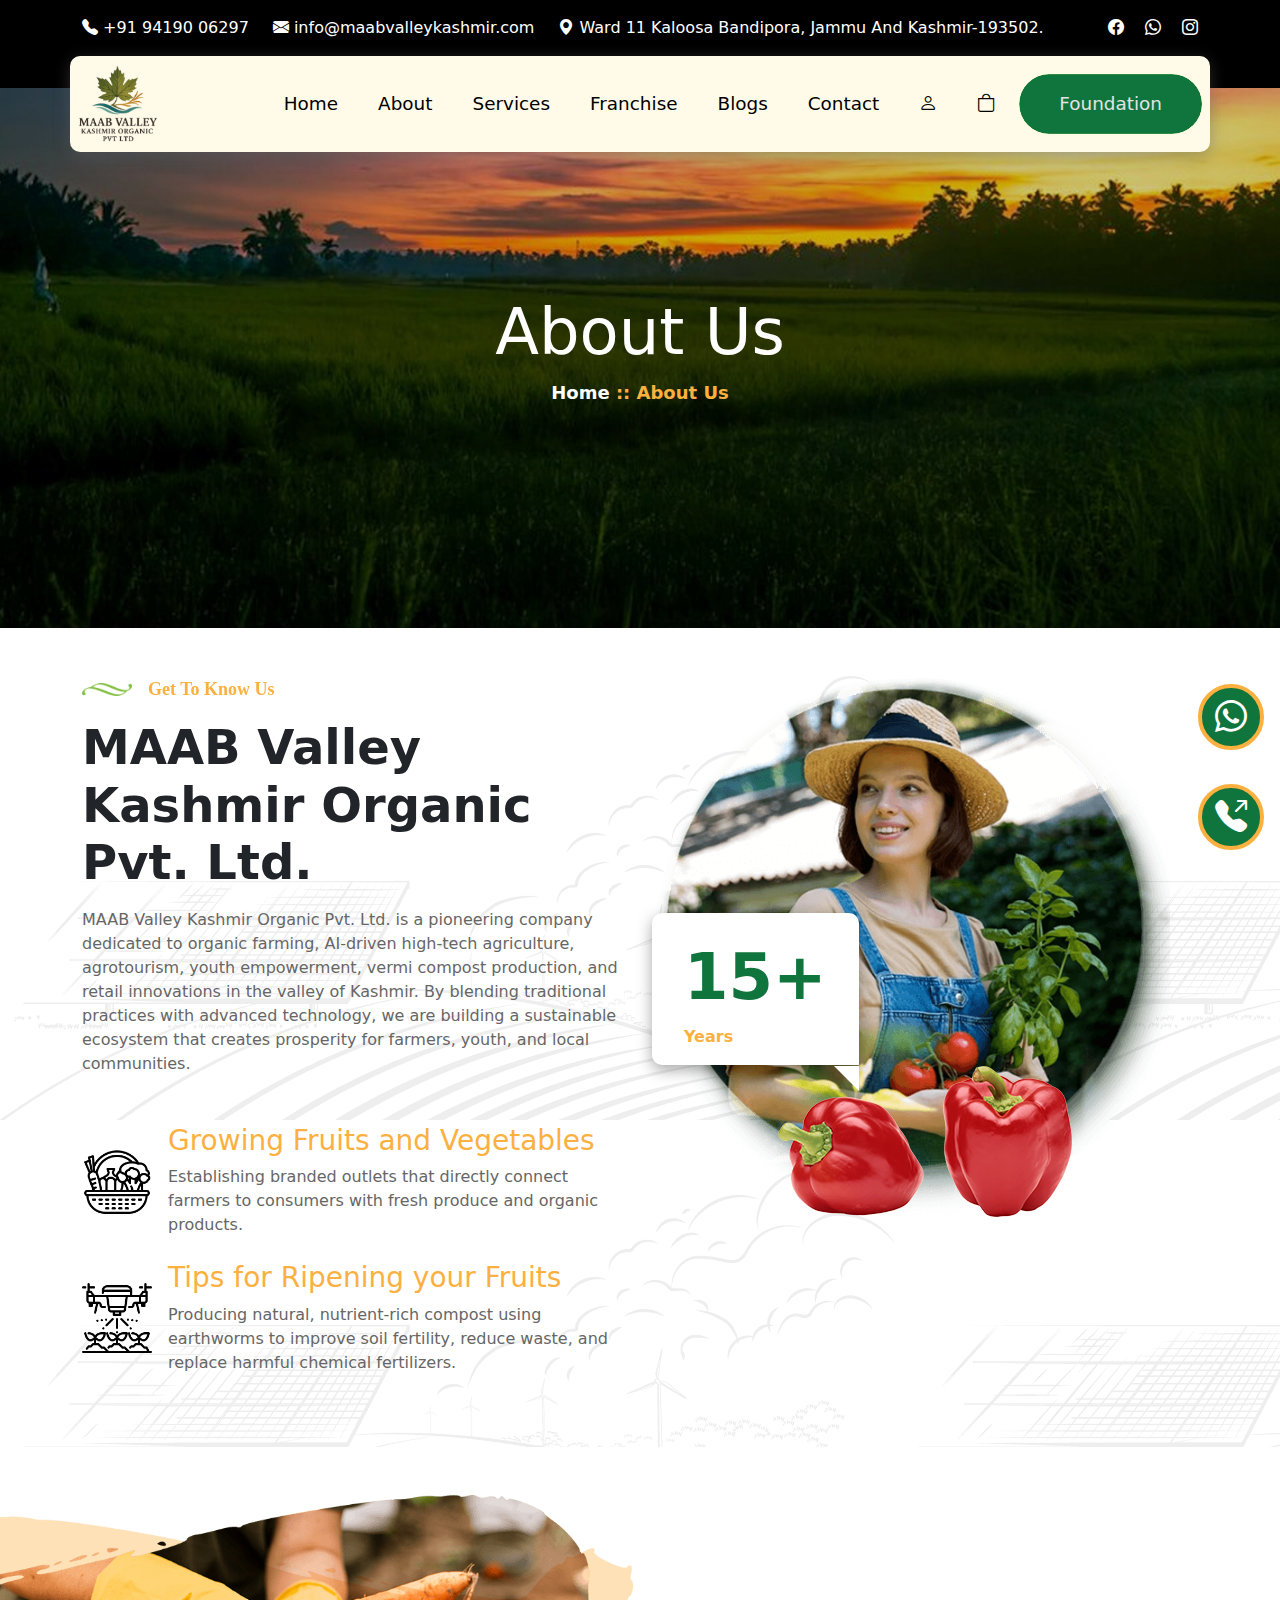
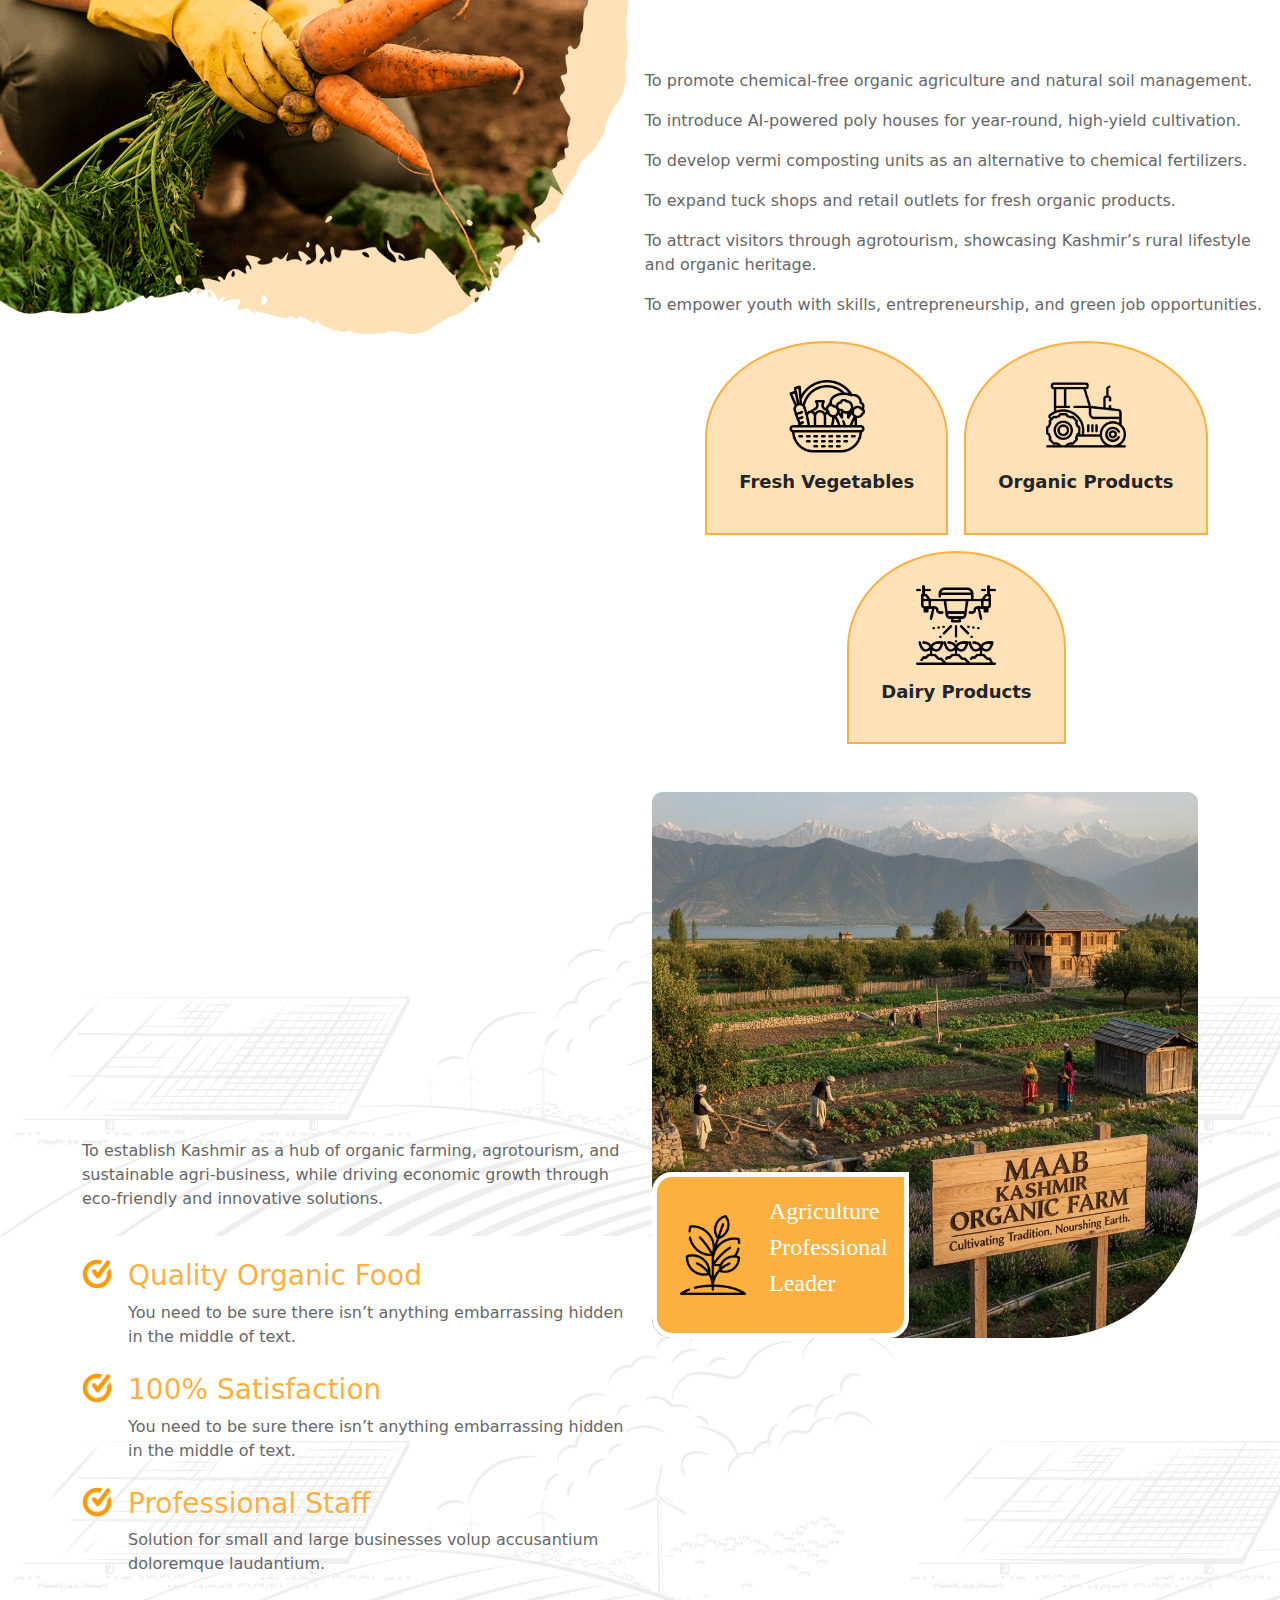
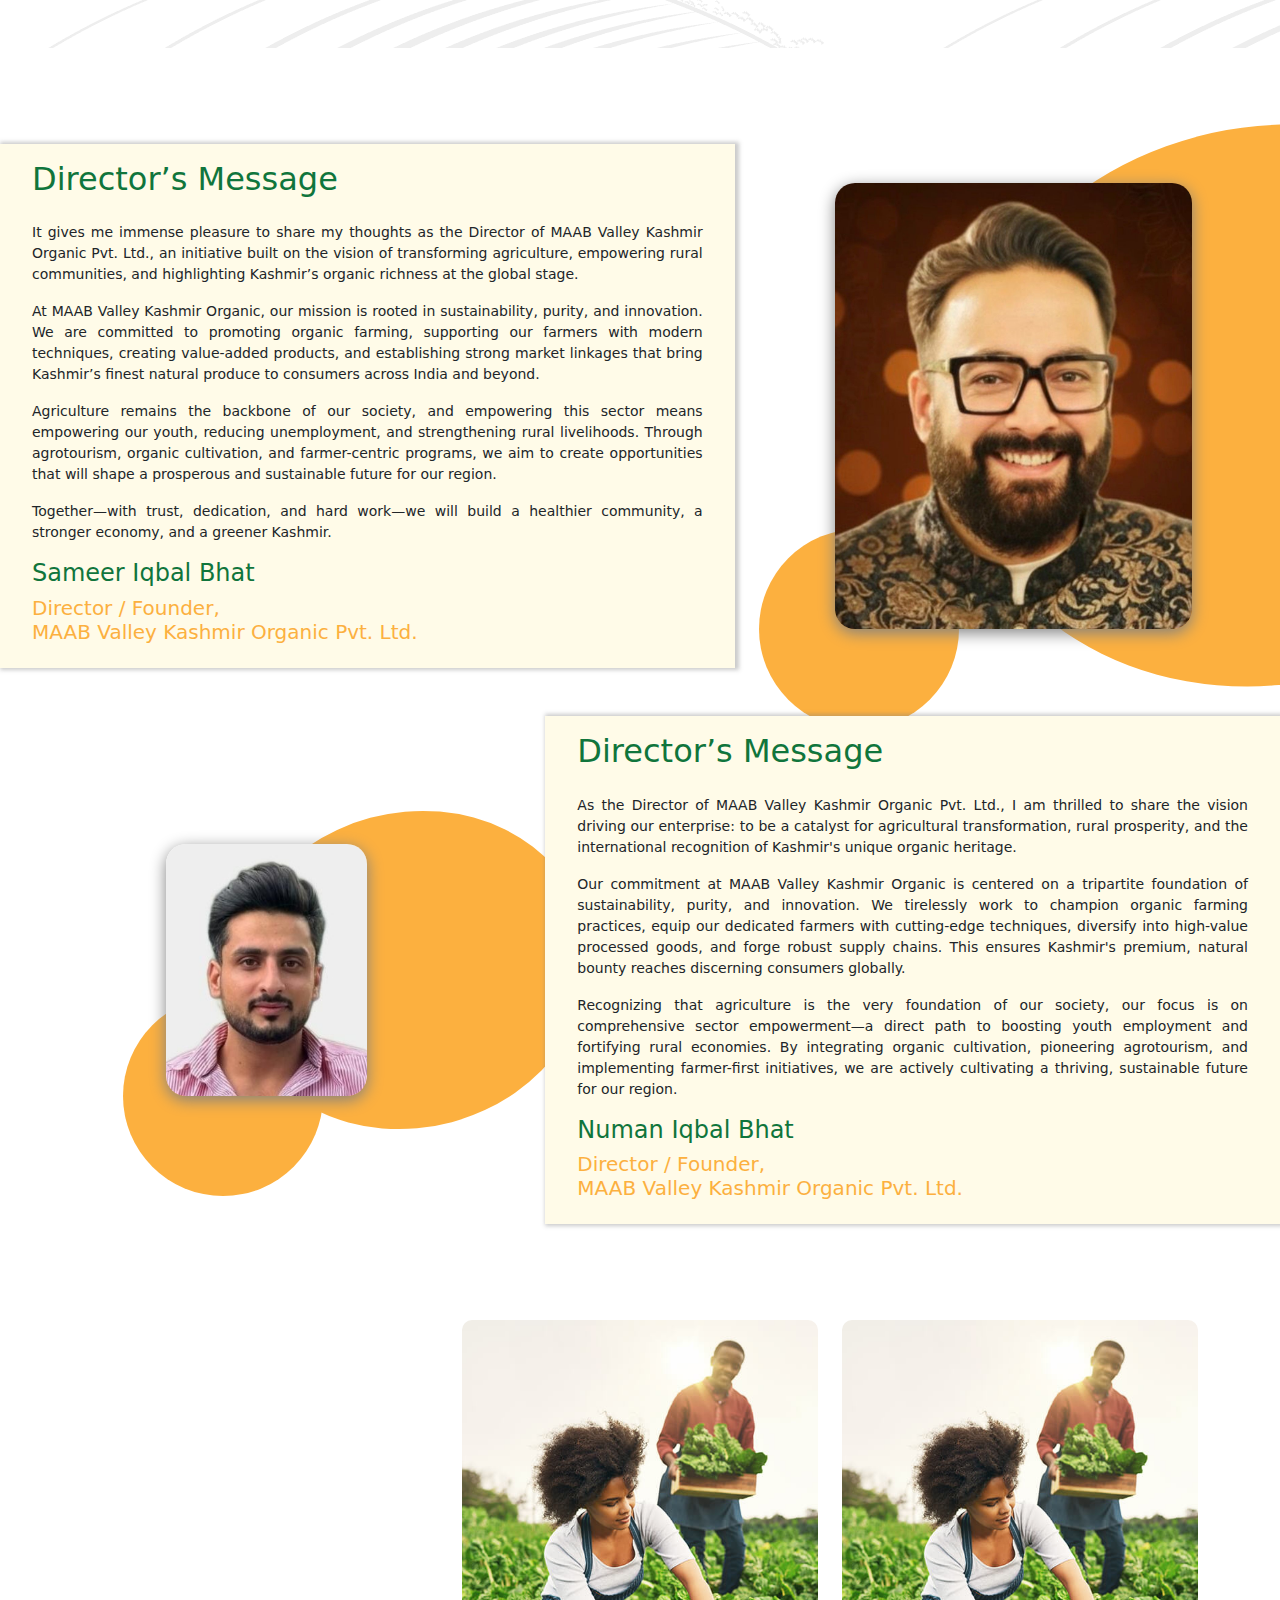
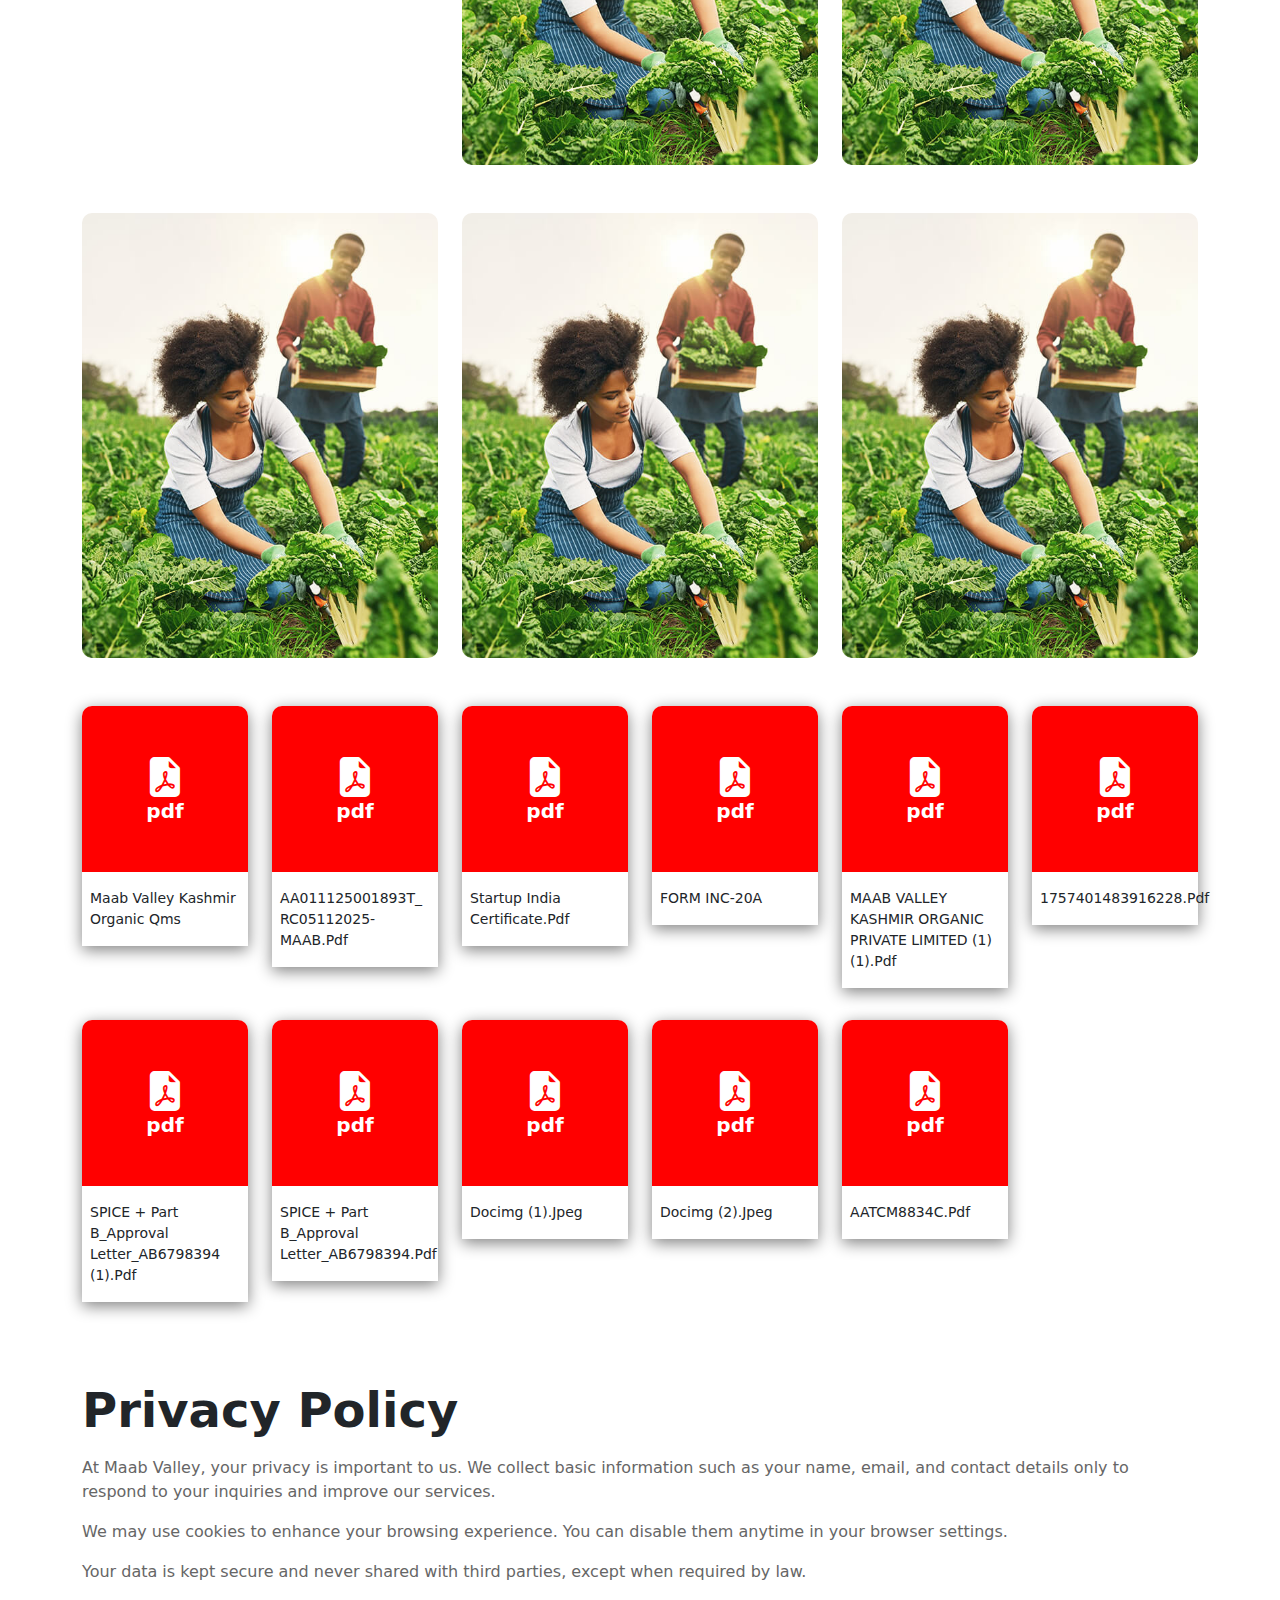
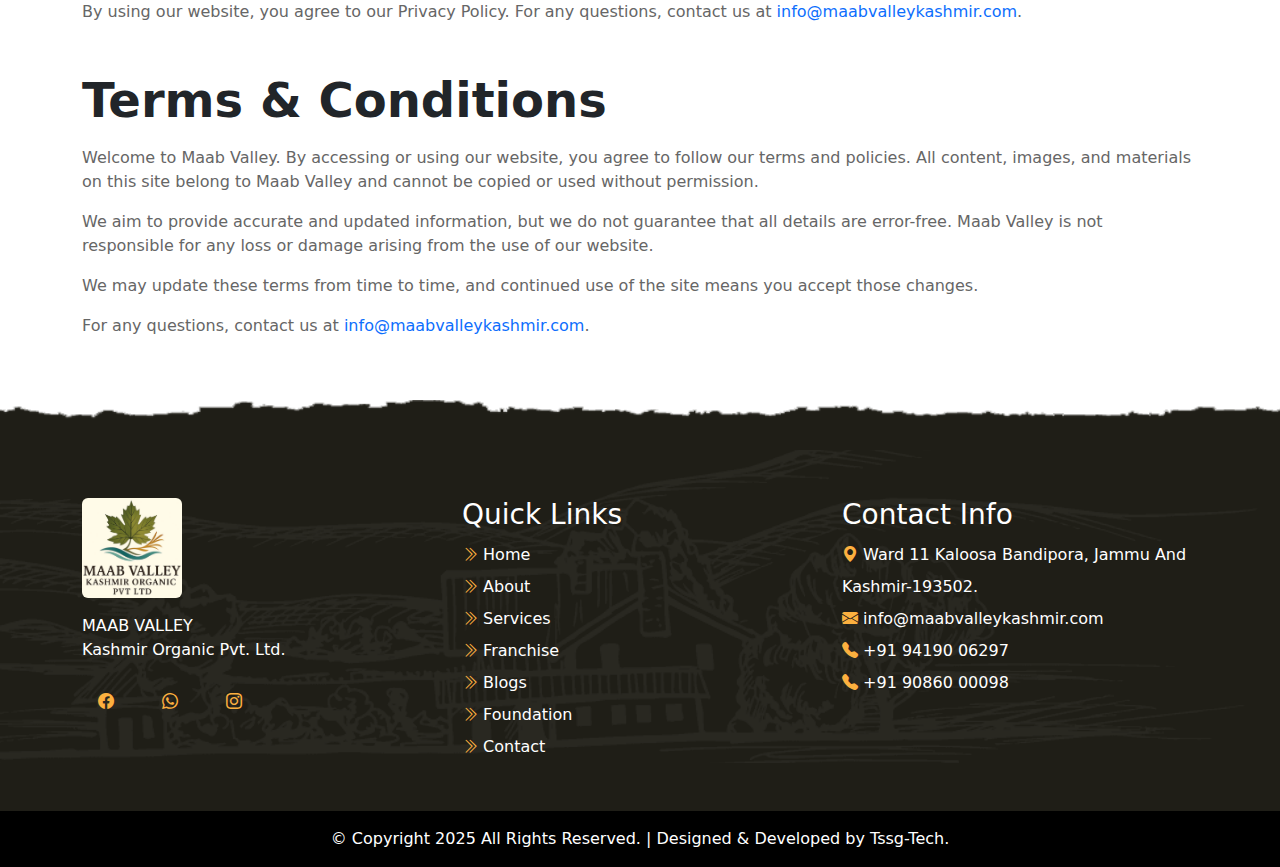
<file: about.html>
<!DOCTYPE html>
<html lang="en">

<head>
    <meta charset="UTF-8">
    <meta name="viewport" content="width=device-width, initial-scale=1.0">
    <title>MAAB VALLEY</title>
    <link rel="icon" type="images/png" href="web/images/farminglogo.png">
    <link rel="stylesheet" href="web/css/style.css" />
    <link rel="stylesheet" href="https://cdn.jsdelivr.net/npm/bootstrap@5.3.8/dist/css/bootstrap.min.css" />
    <link rel="stylesheet" href="https://cdn.jsdelivr.net/npm/bootstrap-icons@1.13.1/font/bootstrap-icons.min.css" />
    <link href="https://unpkg.com/aos@2.3.1/dist/aos.css" rel="stylesheet">
</head>

<body>
    <!-- icons -->
    <section>
        <div class="whatsappbtn">
            <i class="bi bi-whatsapp"></i>
        </div>
        <div class="callbtn">
            <i class="bi bi-telephone-outbound-fill"></i>
        </div>
    </section>

    <!-- top nav -->
    <div class="topnav d-xl-block d-none">
        <div class="container d-flex align-items-start justify-content-between">
            <div class="d-flex align-items-center justify-content-between">
                <div class="me-4">
                    <i class="bi bi-telephone-fill"></i>
                    <a href="tel:+919419006297">+91 94190 06297</a>
                </div>
                <div class="me-4">
                    <i class="bi bi-envelope-fill"></i>
                    <a href="mailto:info@maabvalleykashmir.com">info@maabvalleykashmir.com</a>
                </div>
                <div class="me-4">
                    <i class="bi bi-geo-alt-fill"></i>
                    <a href="https://maps.app.goo.gl/fWdt66wnqzveGfpT9">Ward 11 Kaloosa Bandipora, Jammu And Kashmir-193502.</a>
                </div>
            </div>
            <div class="topnavicons">
                <i class="bi bi-facebook"></i>
                <i class="bi bi-whatsapp"></i>
                <i class="bi bi-instagram"></i>
            </div>
        </div>
    </div>

  <!-- header -->
  <header class="">
    <div class="container d-flex align-items-center justify-content-between">
      <div>
        <img src="web/images/farminglogo.png" onclick="location.href='index.html'" width="80" alt="" />
      </div>
      <div>
        <div class="mainheader d-lg-flex d-none align-items-center justify-content-between">
          <ul class="d-flex align-items-center justify-content-between">
            <li><a href="index.html">Home</a></li>
            <li><a href="about.html">About</a></li>
            <!-- <li class="dropdownn">
              <a href="#">Services <i class="bi bi-caret-down-fill"></i></a>
              <ul class="sublist">
                <li><a href="">Retail</a></li>
                <li><a href="">Partnership</a></li>
              </ul>
            </li> -->
            <li><a href="services.html">Services</a></li>
            <li><a href="franchise.html">Franchise</a></li>
            <li><a href="blogs.html">Blogs</a></li>
            <li><a href="contact.html">Contact</a></li>
            <li><a href="login.html"><i class="bi bi-person"></i></a></li>
            <li><a href="cart.html"><i class="bi bi-bag"></i></a></li>
          </ul>
          <a href=""  class="buttondesign ms-4"><span>Foundation</span></a>
        </div>
        <i class="bi bi-list d-lg-none" onclick="openMenu()" style="font-size: 2rem"></i>
      </div>
    </div>
  </header>

  <!-- menu -->
  <div class="menu d-lg-none">
    <img src="web/images/farminglogo.png" onclick="location.href='index.html'" width="100px" class="mb-4 ms-3" alt="" />
    <ul class="mb-4">
      <li><a href="index.html">Home</a></li>
      <li><a href="about.html">About</a></li>
      <!-- <li><a href="">Retail</a></li>
      <li><a href="">Partnership</a></li> -->
      <li><a href="services.html">Services</a></li>
      <li><a href="franchise.html">Franchise</a></li>
      <li><a href="blogs.html">Blogs</a></li>
      <li><a href="contact.html">Contact</a></li>
      <li><a href="login.html"><i class="bi bi-person"></i> Login</a></li>
            <li><a href="cart.html"><i class="bi bi-bag"></i> Add to cart</a></li>
    </ul>
    <a href=""  class="buttondesign ms-3"><span>Foundation</span></a>
    <div class="mt-4 ms-3">
      <span>Contact info</span>
     <div class="my-3">
                <div class="menuinfo">
                    <i class="bi bi-telephone-fill"></i>
                   <a href="tel:+919419006297">+91 94190 06297</a>
                </div>
                 <div class="menuinfo">
                    <i class="bi bi-telephone-fill"></i>
                   <a href="tel:+919086000098">+91 90860 00098</a>
                </div>
                <div class="menuinfo">
                    <i class="bi bi-envelope-fill"></i>
                    <a href="mailto:info@maabvalleykashmir.com">info@maabvalleykashmir.com</a>
                </div>
                <div class="menuinfo">
                    <i class="bi bi-geo-alt-fill"></i>
                    <a href="https://maps.app.goo.gl/fWdt66wnqzveGfpT9">Ward 11 Kaloosa Bandipora, Jammu And Kashmir-193502.</a>
                </div>
            </div>
      <div class="menuicons">
        <i class="bi bi-facebook"></i>
        <i class="bi bi-whatsapp"></i>
        <i class="bi bi-instagram"></i>
      </div>
    </div>
  </div>

    <!-- small banner -->
    <section class="smallbanner">
        <div class="smallbannerdiv">
            <h1>About Us</h1>
            <p>Home <span>:: About Us</span></p>
        </div>
    </section>

    <!-- get to know us -->
    <section class="gtkussection my-5 pb-xl-5 overflow-hidden">
        <div class="container">
            <div class="row">
                <div class="col-xl-6">
                    <div>
                        <div data-aos="fade-right">
                            <div class="d-flex align-items-center">
                                <img src="web/images/sec-title.png" width="50" alt="">
                                <p class="firstmainheading ms-3 mb-0">Get To Know Us</p>
                            </div>
                            <h1 class="secondmainheading">MAAB Valley Kashmir Organic Pvt. Ltd.</h1>
                        </div>
                        <p class="greytext">MAAB Valley Kashmir Organic Pvt. Ltd. is a pioneering company dedicated to
                            organic farming, AI-driven high-tech agriculture, agrotourism, youth empowerment, vermi
                            compost production, and retail innovations in the valley of Kashmir. By blending traditional
                            practices with advanced technology, we are building a sustainable ecosystem that creates
                            prosperity for farmers, youth, and local communities.</p>

                        <div class="mt-5 abouticons">
                            <div class="d-flex align-items-center justify-content-start mb-4">
                                <img src="web/images/vegetable.png" width="70" alt="">
                                <div class="ms-3">
                                    <h3>Growing Fruits and Vegetables</h3>
                                    <p class="greytext mb-0">Establishing branded outlets that directly connect farmers
                                        to consumers with fresh produce and organic products.</p>
                                </div>
                            </div>
                            <div class="d-flex align-items-center justify-content-start mb-4">
                                <img src="web/images/drone.png" width="70" alt="">
                                <div class="ms-3">
                                    <h3>Tips for Ripening your Fruits</h3>
                                    <p class="greytext mb-0">Producing natural, nutrient-rich compost using earthworms
                                        to improve soil fertility, reduce waste, and replace harmful chemical
                                        fertilizers.</p>
                                </div>
                            </div>
                        </div>
                        <!-- <div class="mt-5">
                            <a href="" class="buttondesign "><span>Discover More</span></a>
                        </div> -->
                    </div>
                </div>
                <div class="col-xl-6">
                    <div class="mt-xl-0 mt-3">
                        <div class="apimgdiv">
                            <img src="web/images/aboutpageimg.png" class="img-fluid apimg2" alt="">
                        </div>
                        <div class="counteddiv d-sm-block d-none">
                            <span>15+</span>
                            <p>Years </p>
                        </div>
                    </div>

                </div>
            </div>
        </div>
    </section>

    <!-- our mission -->
    <section class="my-5 overflow-hidden">
        <div class="">
            <div class=" d-flex flex-xl-row flex-column-reverse">
                <div class="mt-xl-0 mt-5">
                    <div>
                        <img src="web/images/missionimg.png" class="img-fluid" alt="">
                    </div>
                </div>
                <div class="">
                    <div class="misssioncontainer container">
                        <div>
                            <div data-aos="fade-left">
                                <div class="d-flex align-items-center">
                                    <img src="web/images/sec-title.png" width="50" alt="">
                                    <p class="firstmainheading ms-3 mb-0">Our Mission</p>
                                </div>
                                <h1 class="secondmainheading">Generate Huge Economic Growth</h1>
                            </div>
                            <p class="greytext">To promote chemical-free organic agriculture and natural soil
                                management.</p>
                            <p class="greytext">To introduce AI-powered poly houses for year-round, high-yield
                                cultivation.</p>
                            <p class="greytext">To develop vermi composting units as an alternative to chemical
                                fertilizers.</p>
                            <p class="greytext">To expand tuck shops and retail outlets for fresh organic products.</p>
                            <p class="greytext">To attract visitors through agrotourism, showcasing Kashmir’s rural
                                lifestyle and organic heritage.</p>
                            <p class="greytext">To empower youth with skills, entrepreneurship, and green job
                                opportunities.</p>
                        </div>
                        <!-- <div class="d-flex align-items-center justify-content-center"> -->
                        <div class="missiondives mt-4 d-flex flex-wrap gap-3 align-items-center justify-content-center">
                            <div class="missions">
                                <img src="web/images/vegetable.png" width="80" alt="">
                                <h6>Fresh Vegetables</h6>
                            </div>
                            <div class="missions">
                                <img src="web/images/tractor.png" width="80" alt="">
                                <h6>Organic Products</h6>
                            </div>
                            <div class="missions">
                                <img src="web/images/drone.png" width="80" alt="">
                                <h6>Dairy Products</h6>
                            </div>
                        </div>
                        <!-- </div> -->
                    </div>
                </div>
            </div>
        </div>
    </section>

    <!-- our vission -->
    <section class="gtkussection my-5 pb-xl-5 overflow-hidden">
        <div class="container">
            <div class="row">
                <div class="col-xl-6">
                    <div>
                        <div data-aos="fade-right">
                            <div class="d-flex align-items-center">
                                <img src="web/images/sec-title.png" width="50" alt="">
                                <p class="firstmainheading ms-3 mb-0">Our Vission</p>
                            </div>
                            <h1 class="secondmainheading">Transform Kashmir Into A Leader In Sustainable Organic Agriculture.</h1>
                        </div>
                        <p class="greytext">To establish Kashmir as a hub of organic farming, agrotourism, and
                            sustainable agri-business, while driving economic growth through eco-friendly and innovative
                            solutions.</p>

                        <div class="mt-5 abouticons">
                            <div class="d-flex align-items-start justify-content-start mb-4">
                                <img src="web/images/checkmark.png" width="30" alt="">
                                <div class="ms-3">
                                    <h3>Quality Organic Food</h3>
                                    <p class="greytext mb-0">You need to be sure there isn’t anything embarrassing
                                        hidden in the middle of text.</p>
                                </div>
                            </div>
                            <div class="d-flex align-items-start justify-content-start mb-4">
                                <img src="web/images/checkmark.png" width="30" alt="">
                                <div class="ms-3">
                                    <h3>100% Satisfaction</h3>
                                    <p class="greytext mb-0">You need to be sure there isn’t anything embarrassing
                                        hidden in the middle of text.</p>
                                </div>
                            </div>
                            <div class="d-flex align-items-start justify-content-start mb-4">
                                <img src="web/images/checkmark.png" width="30" alt="">
                                <div class="ms-3">
                                    <h3>Professional Staff</h3>
                                    <p class="greytext mb-0">Solution for small and large businesses volup accusantium
                                        doloremque laudantium.</p>
                                </div>
                            </div>
                        </div>

                    </div>
                </div>
                <div class="col-xl-6">
                    <div class="mt-xl-0 mt-3 position-relative">
                        <div
                            class="vissionimgbig d-flex align-items-center justify-content-xl-end justify-content-center">
                            <img src="web/images/aboutusvision.jpeg" class="img-fluid" alt="">
                        </div>
                        <div class="vissionimg d-sm-flex d-none align-items-center justify-content-start">
                            <img src="web/images/plant.png" width="80" alt="">
                            <p class="vissionimgp">Agriculture <br>
                                Professional <br>
                                Leader</p>
                        </div>
                    </div>
                </div>
            </div>
        </div>
    </section>


<!-- director message -->
    <section class="my-5 overflow-hidden">
        <div class="container-fluid">
       <!-- chairman msg -->
 <div class="row d-flex align-items-center my-5">
    <div class="col-lg-7 ps-0">
        <div class="chairmanmsg">
            <h2 class="mb-4">Director’s Message</h2>
            <div>
                <p>It gives me immense pleasure to share my thoughts as the Director of MAAB Valley Kashmir Organic Pvt. Ltd., an initiative built on the vision of transforming agriculture, empowering rural communities, and highlighting Kashmir’s organic richness at the global stage.</p>
                <p>At MAAB Valley Kashmir Organic, our mission is rooted in sustainability, purity, and innovation. We are committed to promoting organic farming, supporting our farmers with modern techniques, creating value-added products, and establishing strong market linkages that bring Kashmir’s finest natural produce to consumers across India and beyond.</p>
                <p>Agriculture remains the backbone of our society, and empowering this sector means empowering our youth, reducing unemployment, and strengthening rural livelihoods. Through agrotourism, organic cultivation, and farmer-centric programs, we aim to create opportunities that will shape a prosperous and sustainable future for our region.</p>
                <p>Together—with trust, dedication, and hard work—we will build a healthier community, a stronger economy, and a greener Kashmir.</p>
            </div>

            <h4>Sameer Iqbal Bhat</h4>
            <h5>Director / Founder, <br>MAAB Valley Kashmir Organic Pvt. Ltd.</h5>

        </div>
    </div>
    <div class="col-lg-5 d-flex align-items-center justify-content-center">
        <div class="position-relative mt-4 mt-lg-0">
            <div class="cdiv">
            <img src="web/images/voicechairman.jpeg" alt="">
            </div>
            <div class="cdiv2"></div>
            <div class="cdiv3"></div>
        </div>
    </div>
 </div>

 <!-- voice chairman msg -->
 <div class="row my-5 d-flex align-items-center flex-lg-row flex-column-reverse">
   
    <div class="col-lg-5 d-flex align-items-center justify-content-center">
        <div class="position-relative mt-4 mt-lg-0">
            <div class="cdiv">
            <img src="web/images/numaniqbal.jpeg" alt="">
            </div>
            <div class="cdiv2"></div>
            <div class="cdiv3"></div>
        </div>
    </div>

     <div class="col-lg-7 pe-0">
        <div class="chairmanmsg">
            <h2 class="mb-4">Director’s Message</h2>
            <div>
                <p>As the Director of MAAB Valley Kashmir Organic Pvt. Ltd., I am thrilled to share the vision driving our enterprise: to be a catalyst for agricultural transformation, rural prosperity, and the international recognition of Kashmir's unique organic heritage.</p>
                <p>Our commitment at MAAB Valley Kashmir Organic is centered on a tripartite foundation of sustainability, purity, and innovation. We tirelessly work to champion organic farming practices, equip our dedicated farmers with cutting-edge techniques, diversify into high-value processed goods, and forge robust supply chains. This ensures Kashmir's premium, natural bounty reaches discerning consumers globally.</p>
                <p>Recognizing that agriculture is the very foundation of our society, our focus is on comprehensive sector empowerment—a direct path to boosting youth employment and fortifying rural economies. By integrating organic cultivation, pioneering agrotourism, and implementing farmer-first initiatives, we are actively cultivating a thriving, sustainable future for our region.</p>
            </div>

            <h4>Numan Iqbal Bhat</h4>
            <h5>Director / Founder,<br>MAAB Valley Kashmir Organic Pvt. Ltd.</h5>

        </div>
    </div>
 </div>
        </div>
    </section>


    <!-- our team -->
    <section>
        <div class="container">
            <div class="row gy-5">
                <div class="col-lg-4 col-sm-6">
                    <div data-aos="fade-right">
                        <div class="d-flex align-items-center">
                            <img src="web/images/sec-title.png" width="50" alt="">
                            <p class="firstmainheading ms-3 mb-0">Our team</p>
                        </div>
                        <h1 class="secondmainheading">Maab Valley Founders And Partners</h1>
                    </div>
                </div>
                <div class="col-lg-4 col-sm-6">
                    <div class="myteamdivframe">
                        <div class="myteamdiv">
                            <div class="frontdiv">
                                <img src="web/images/vissionimg.jpg" class="img-fluid" alt="">
                            </div>
                            <div class="backdiv">
                                <div >
                                    <h4>Ashish Shishodia</h4>
                                    <h6>Co - Founder</h6>
                                </div>
                            </div>


                        </div>
                    </div>
                </div>

                <div class="col-lg-4 col-sm-6">
                    <div class="myteamdivframe">
                        <div class="myteamdiv">
                            <div class="frontdiv">
                                <img src="web/images/vissionimg.jpg" class="img-fluid" alt="">
                            </div>
                            <div class="backdiv">
                               <div>
                                    <h4>Ashish Shishodia</h4>
                                    <h6>Co - Founder</h6>
                                </div>
                            </div>


                        </div>
                    </div>
                </div>

                <div class="col-lg-4 col-sm-6">
                    <div class="myteamdivframe">
                        <div class="myteamdiv">
                            <div class="frontdiv">
                                <img src="web/images/vissionimg.jpg" class="img-fluid" alt="">
                            </div>
                           <div class="backdiv">
                               <div>
                                    <h4>Ashish Shishodia</h4>
                                    <h6>Co - Founder</h6>
                                </div>
                            </div>


                        </div>
                    </div>
                </div>

                <div class="col-lg-4 col-sm-6">
                    <div class="myteamdivframe">
                        <div class="myteamdiv">
                            <div class="frontdiv">
                                <img src="web/images/vissionimg.jpg" class="img-fluid" alt="">
                            </div>
                            <div class="backdiv">
                               <div>
                                    <h4>Ashish Shishodia</h4>
                                    <h6>Co - Founder</h6>
                                </div>
                            </div>


                        </div>
                    </div>
                </div>

                <div class="col-lg-4 col-sm-6">
                    <div class="myteamdivframe">
                        <div class="myteamdiv">
                            <div class="frontdiv">
                                <img src="web/images/vissionimg.jpg" class="img-fluid" alt="">
                            </div>
                           <div class="backdiv">
                               <div>
                                    <h4>Ashish Shishodia</h4>
                                    <h6>Co - Founder</h6>
                                </div>
                            </div>


                        </div>
                    </div>
                </div>
            </div>
        </div>
    </section>

    <!-- maab valley documents -->
<section class="my-5">
    <div class="container">
        <div class="row">
            <div class="col-xl-2 col-lg-3 col-md-4 col-6">
                <div class="documents" onclick="window.open('docs/MAAB VALLEY KASHMIR ORGANIC QMS.pdf','_blank')">
                <div class="docdiv">
                  <i class="bi bi-file-earmark-pdf-fill"></i>
                  <span>pdf</span>
                </div>
                <p>maab valley Kashmir organic Qms</p>
            </div>
            </div>
            <div class="col-xl-2 col-lg-3 col-md-4 col-6">
                <div class="documents" onclick="window.open('docs/AA011125001893T_RC05112025-MAAB.pdf','_blank')">
                <div class="docdiv">
                  <i class="bi bi-file-earmark-pdf-fill"></i>
                  <span>pdf</span>
                </div>
                <p>AA011125001893T_
                    RC05112025-MAAB.pdf</p>
            </div>
            </div>
            <div class="col-xl-2 col-lg-3 col-md-4 col-6">
                <div class="documents" onclick="window.open('docs/MAAB VALLEY KASHMIR ORGANIC PRIVATE LIMITED Startup India Certificate.pdf','_blank')">
                <div class="docdiv">
                  <i class="bi bi-file-earmark-pdf-fill"></i>
                  <span>pdf</span>
                </div>
                <p>Startup India Certificate.pdf</p>
            </div>
            </div>
            <div class="col-xl-2 col-lg-3 col-md-4 col-6">
                <div class="documents" onclick="window.open('docs/FORM INC-20A OF MAAB VALLEY KASHMIR ORGANIC PRIVATE LIMITED.pdf','_blank')">
                 <div class="docdiv">
                  <i class="bi bi-file-earmark-pdf-fill"></i>
                  <span>pdf</span>
                </div>
                <p>FORM INC-20A</p>
            </div>
            </div>
            <div class="col-xl-2 col-lg-3 col-md-4 col-6">
                <div class="documents" onclick="window.open('docs/MAAB VALLEY KASHMIR ORGANIC PRIVATE LIMITED (1) (1).pdf','_blank')">
                 <div class="docdiv">
                  <i class="bi bi-file-earmark-pdf-fill"></i>
                  <span>pdf</span>
                </div>
                <p>MAAB VALLEY KASHMIR ORGANIC PRIVATE LIMITED (1) (1).pdf</p>
            </div>
            </div>
            <div class="col-xl-2 col-lg-3 col-md-4 col-6">
                <div class="documents" onclick="window.open('docs/1757401483916228.pdf','_blank')">
                <div class="docdiv">
                  <i class="bi bi-file-earmark-pdf-fill"></i>
                  <span>pdf</span>
                </div>
                <p>1757401483916228.pdf</p>
            </div>
            </div>
            <div class="col-xl-2 col-lg-3 col-md-4 col-6">
                <div class="documents" onclick="window.open('docs/SPICE + Part B_Approval Letter_AB6798394 (1).pdf','_blank')">
               <div class="docdiv">
                  <i class="bi bi-file-earmark-pdf-fill"></i>
                  <span>pdf</span>
                </div>
                <p>SPICE + Part B_Approval Letter_AB6798394 (1).pdf</p>
            </div>
            </div>
            <div class="col-xl-2 col-lg-3 col-md-4 col-6">
                <div class="documents" onclick="window.open('docs/SPICE + Part B_Approval Letter_AB6798394.pdf','_blank')">
                 <div class="docdiv">
                  <i class="bi bi-file-earmark-pdf-fill"></i>
                  <span>pdf</span>
                </div>
                <p>SPICE + Part B_Approval Letter_AB6798394.pdf</p>
            </div>
            </div>
            <div class="col-xl-2 col-lg-3 col-md-4 col-6">
                <div class="documents" onclick="window.open('docs/docimg (1).jpeg','_blank')">
                <div class="docdiv">
                  <i class="bi bi-file-earmark-pdf-fill"></i>
                  <span>pdf</span>
                </div>
                <p>docimg (1).jpeg</p>
            </div>
            </div>
            <div class="col-xl-2 col-lg-3 col-md-4 col-6">
                <div class="documents" onclick="window.open('docs/docimg (2).jpeg','_blank')">
                <div class="docdiv">
                  <i class="bi bi-file-earmark-pdf-fill"></i>
                  <span>pdf</span>
                </div>
                <p>docimg (2).jpeg</p>
            </div>
            </div>
            <div class="col-xl-2 col-lg-3 col-md-4 col-6">
                <div class="documents" onclick="window.open('docs/AATCM8834C.pdf','_blank')">
                <div class="docdiv">
                  <i class="bi bi-file-earmark-pdf-fill"></i>
                  <span>pdf</span>
                </div>
                <p>AATCM8834C.pdf</p>
            </div>
            </div>
        </div>
    </div>
</section>

    <!-- privacy policy -->
    <section class="my-5">
        <div class="container">
            <h1 class="secondmainheading">Privacy Policy</h1>
            <p class="greytext">At Maab Valley, your privacy is important to us. We collect basic information such as
                your name, email, and contact details only to respond to your inquiries and improve our services.</p>
            <p class="greytext">We may use cookies to enhance your browsing experience. You can disable them anytime in
                your browser settings.</p>
            <p class="greytext">Your data is kept secure and never shared with third parties, except when required by
                law.</p>
            <p class="greytext">By using our website, you agree to our Privacy Policy. For any questions, contact us at
                <a href="">info@maabvalleykashmir.com</a>.
            </p>
        </div>
    </section>

    <!-- terms and condition -->
    <section class="my-5 pb-5">
        <div class="container">
            <h1 class="secondmainheading">Terms & Conditions</h1>
            <p class="greytext">Welcome to Maab Valley. By accessing or using our website, you agree to follow our terms
                and policies. All content, images, and materials on this site belong to Maab Valley and cannot be copied
                or used without permission.</p>
            <p class="greytext">We aim to provide accurate and updated information, but we do not guarantee that all
                details are error-free. Maab Valley is not responsible for any loss or damage arising from the use of
                our website.</p>
            <p class="greytext">We may update these terms from time to time, and continued use of the site means you
                accept those changes.</p>
            <p class="greytext">For any questions, contact us at <a href="">info@maabvalleykashmir.com</a>.</p>
        </div>
    </section>


    <!-- footer -->
  <footer class="mt-5 py-5">
    <div class="footerdiv">
      <div class="container">
        <div class="row gy-5">
          <div class="col-md-4">
            <div class="footercompanyinfo">
              <img src="web/images/farminglogo.png" onclick="location.href='index.html'" width="100" class="rounded" alt="">
              <p class="mt-3">MAAB VALLEY
                <br>
                Kashmir Organic Pvt. Ltd.
              </p>
              <div class="d-flex align-items-center gap-3 footercompanyicons">
                <i class="bi bi-facebook"></i>
                <i class="bi bi-whatsapp"></i>
                <i class="bi bi-instagram"></i>
              </div>
            </div>
          </div>
           <div class="col-md-4">
            <div>
              <h3>Quick Links</h3>
              <ul>
                <li><a href="index.html"><i class="bi bi-chevron-double-right"></i> Home</a></li>
                <li><a href="about.html"><i class="bi bi-chevron-double-right"></i> About</a></li>
                <!-- <li><a href=""><i class="bi bi-chevron-double-right"></i> Retail</a></li>
      <li><a href=""><i class="bi bi-chevron-double-right"></i> Partnership</a></li> -->
                <li><a href="services.html"><i class="bi bi-chevron-double-right"></i> Services</a></li>
                <li><a href="franchise.html"><i class="bi bi-chevron-double-right"></i> Franchise</a></li>
                <li><a href="blogs.html"><i class="bi bi-chevron-double-right"></i> Blogs</a></li>
                 <li><a href=""><i class="bi bi-chevron-double-right"></i> Foundation</a></li>
                <li><a href="contact.html"><i class="bi bi-chevron-double-right"></i> Contact</a></li>
              </ul>
            </div>
          </div>

          <div class="col-md-4">
            <div class="contactinfo">
              <h3>Contact Info</h3>
              <div class="d-flex flex-column">
                                <a href="https://maps.app.goo.gl/fWdt66wnqzveGfpT9"><i class="bi bi-geo-alt-fill"></i> Ward 11 Kaloosa Bandipora, Jammu And Kashmir-193502.</a>
                                <a href="mailto:info@maabvalleykashmir.com"><i class="bi bi-envelope-fill"></i> info@maabvalleykashmir.com</a>
                                <a href="tel:+919419006297"><i class="bi bi-telephone-fill"></i> +91 94190 06297</a>
                                <a href="tel:+919086000098"><i class="bi bi-telephone-fill"></i> +91 90860 00098</a>
                            </div>
            </div>
          </div>
        </div>
      </div>
    </div>
  </footer>
    <div class="footerbottom p-3 bg-black text-white text-center">
        <p class="mb-0">© Copyright 2025 All Rights Reserved. | Designed & Developed by <a href="https://tssgtech.com"
                class="text-white">Tssg-Tech.</a></p>
    </div>

    <script src="web/js/script.js"></script>
    <script src="https://cdn.jsdelivr.net/npm/bootstrap@5.3.8/dist/js/bootstrap.bundle.min.js"></script>
    <script src="https://unpkg.com/aos@2.3.1/dist/aos.js"></script>

    <script type="text/javascript">
        AOS.init();
    </script>
</body>

</html>
</file>
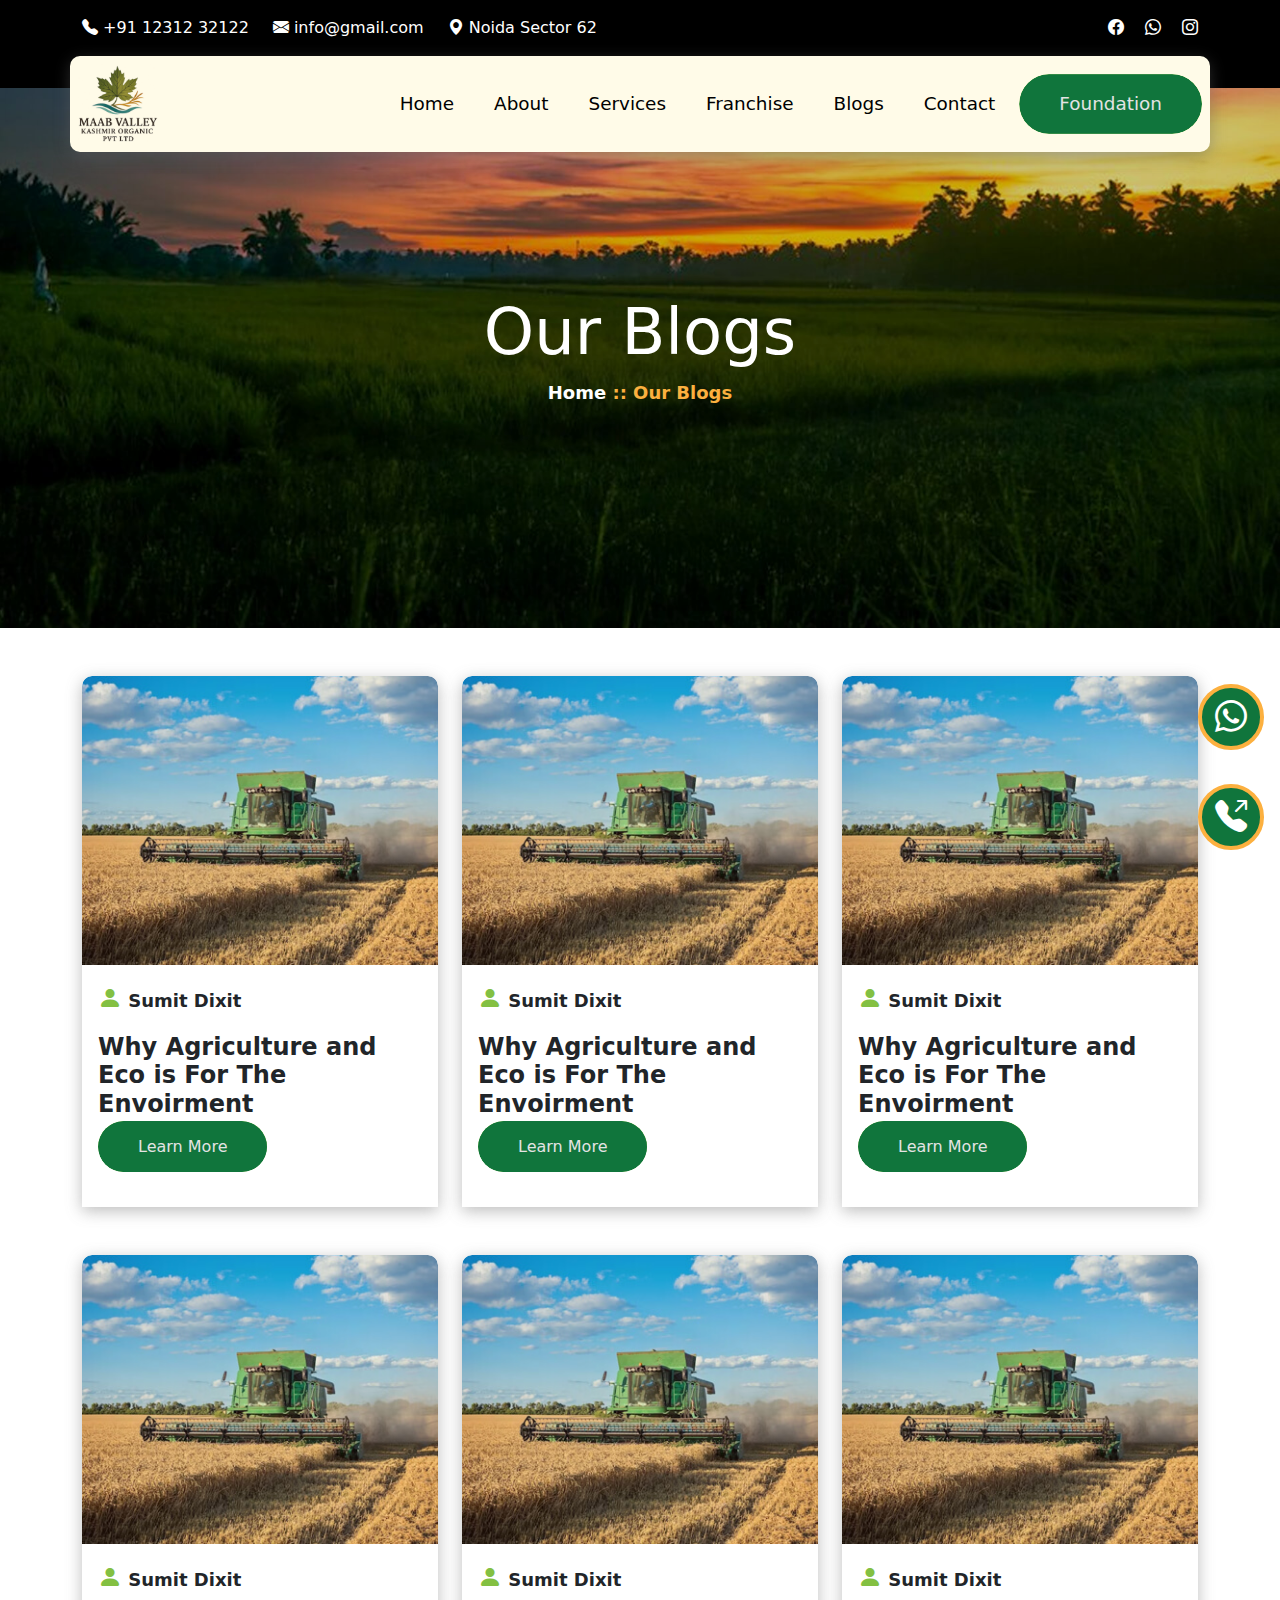
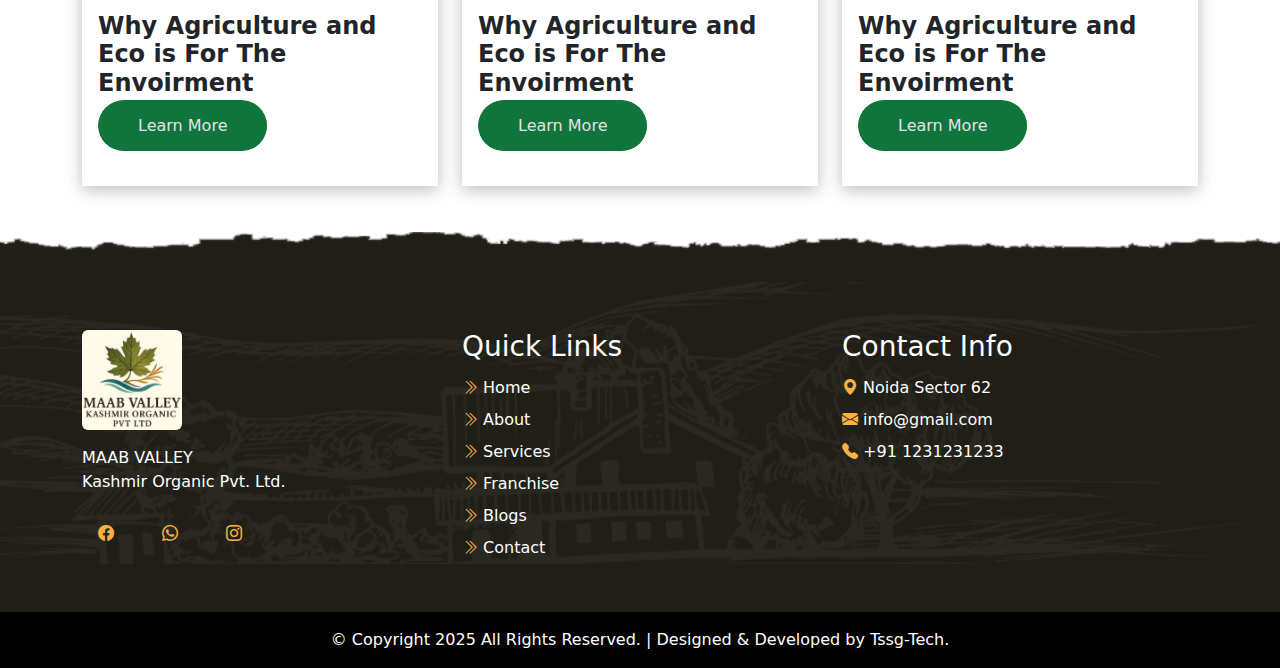
<file: blogs.html>
<!DOCTYPE html>
<html lang="en">
<head>
    <meta charset="UTF-8">
    <meta name="viewport" content="width=device-width, initial-scale=1.0">
    <title>MAAB VALLEY</title>
    <link rel="icon" type="images/png" href="web/images/farminglogo.png">
    <link rel="stylesheet" href="web/css/style.css" />
    <link rel="stylesheet" href="https://cdn.jsdelivr.net/npm/bootstrap@5.3.8/dist/css/bootstrap.min.css" />
    <link rel="stylesheet" href="https://cdn.jsdelivr.net/npm/bootstrap-icons@1.13.1/font/bootstrap-icons.min.css" />
    <link href="https://unpkg.com/aos@2.3.1/dist/aos.css" rel="stylesheet">
</head>
<body>
     <!-- icons -->
    <section>
        <div class="whatsappbtn">
            <i class="bi bi-whatsapp"></i>
        </div>
        <div class="callbtn">
            <i class="bi bi-telephone-outbound-fill"></i>
        </div>
    </section>

    <!-- top nav -->
    <div class="topnav d-lg-block d-none">
        <div class="container d-flex align-items-start justify-content-between">
            <div class="d-flex align-items-center justify-content-between">
                <div class="me-4">
                    <i class="bi bi-telephone-fill"></i>
                    <a href="">+91 12312 32122</a>
                </div>
                <div class="me-4">
                    <i class="bi bi-envelope-fill"></i>
                    <a href="">info@gmail.com</a>
                </div>
                <div class="me-4">
                    <i class="bi bi-geo-alt-fill"></i>
                    <a href="">Noida Sector 62</a>
                </div>
            </div>
            <div class="topnavicons">
                <i class="bi bi-facebook"></i>
                <i class="bi bi-whatsapp"></i>
                <i class="bi bi-instagram"></i>
            </div>
        </div>
    </div>

    <!-- header -->
    <header class="">
        <div class="container d-flex align-items-center justify-content-between">
            <div>
                <img src="web/images/farminglogo.png" width="80" alt="" />
            </div>
            <div>
                <div class="mainheader d-lg-flex d-none align-items-center justify-content-between">
                    <ul class="d-flex align-items-center justify-content-between">
                        <li><a href="">Home</a></li>
                        <li><a href="">About</a></li>
                        <!-- <li class="dropdownn">
              <a href="#">Services <i class="bi bi-caret-down-fill"></i></a>
              <ul class="sublist">
                <li><a href="">Retail</a></li>
                <li><a href="">Partnership</a></li>
              </ul>
            </li> -->
                        <li><a href="">Services</a></li>
                        <li><a href="">Franchise</a></li>
                        <li><a href="">Blogs</a></li>
                        <li><a href="">Contact</a></li>

                    </ul>
                    <a href="" class="buttondesign ms-4"><span>Foundation</span></a>
                </div>
                <i class="bi bi-list d-lg-none" onclick="openMenu()" style="font-size: 2rem"></i>
            </div>
        </div>
    </header>

    <!-- menu -->
    <div class="menu d-lg-none">
        <img src="web/images/farminglogo.png" width="100px" class="mb-4 ms-3" alt="" />
        <ul class="mb-4">
            <li><a href="">Home</a></li>
            <li><a href="">About</a></li>
            <!-- <li><a href="">Retail</a></li>
      <li><a href="">Partnership</a></li> -->
            <li><a href="">Services</a></li>
            <li><a href="">Franchise</a></li>
            <li><a href="">Blogs</a></li>
            <li><a href="">Contact</a></li>
        </ul>
        <a href="" class="buttondesign ms-3"><span>Foundation</span></a>
        <div class="mt-4 ms-3">
            <span>Contact info</span>
            <div class="my-3">
                <div class="menuinfo">
                    <i class="bi bi-telephone-fill"></i>
                    <a href="">+91 12312 32122</a>
                </div>
                <div class="menuinfo">
                    <i class="bi bi-envelope-fill"></i>
                    <a href="">info@gmail.com</a>
                </div>
                <div class="menuinfo">
                    <i class="bi bi-geo-alt-fill"></i>
                    <a href="">Noida Sector 62</a>
                </div>
            </div>
            <div class="menuicons">
                <i class="bi bi-facebook"></i>
                <i class="bi bi-whatsapp"></i>
                <i class="bi bi-instagram"></i>
            </div>
        </div>
    </div>

    <!-- small banner -->
    <section class="smallbanner">
        <div class="smallbannerdiv">
            <h1>Our Blogs</h1>
            <p>Home <span>:: Our Blogs</span></p>
        </div>
    </section>

<!-- blogs -->
 <section class="my-5 pb-5">
    <div class="container">
        <div class="row gy-5">
            <div class="col-xl-4 col-md-6">
                <div class="blogss">
                    <div class="blogimgdiv">
                        <img src="web/images/blogimg.jpg" alt="">
                    </div>
                    <div class="blogtext p-3 pb-5">
                        <p><i class="bi bi-person-fill"></i> Sumit Dixit</p>
                        <h4>Why Agriculture and Eco is For The Envoirment</h4>
                         <a href="" class="buttondesign"><span>Learn More</span></a>
                    </div>
                </div>
            </div>
            <div class="col-xl-4 col-md-6">
                <div class="blogss">
                    <div class="blogimgdiv">
                        <img src="web/images/blogimg.jpg" alt="">
                    </div>
                    <div class="blogtext p-3 pb-5">
                        <p><i class="bi bi-person-fill"></i> Sumit Dixit</p>
                        <h4>Why Agriculture and Eco is For The Envoirment</h4>
                         <a href="" class="buttondesign"><span>Learn More</span></a>
                    </div>
                </div>
            </div>
            <div class="col-xl-4 col-md-6">
                <div class="blogss">
                    <div class="blogimgdiv">
                        <img src="web/images/blogimg.jpg" alt="">
                    </div>
                    <div class="blogtext p-3 pb-5">
                        <p><i class="bi bi-person-fill"></i> Sumit Dixit</p>
                        <h4>Why Agriculture and Eco is For The Envoirment</h4>
                         <a href="" class="buttondesign"><span>Learn More</span></a>
                    </div>
                </div>
            </div>
            <div class="col-xl-4 col-md-6">
                <div class="blogss">
                    <div class="blogimgdiv">
                        <img src="web/images/blogimg.jpg" alt="">
                    </div>
                    <div class="blogtext p-3 pb-5">
                        <p><i class="bi bi-person-fill"></i> Sumit Dixit</p>
                        <h4>Why Agriculture and Eco is For The Envoirment</h4>
                         <a href="" class="buttondesign"><span>Learn More</span></a>
                    </div>
                </div>
            </div>
            <div class="col-xl-4 col-md-6">
                <div class="blogss">
                    <div class="blogimgdiv">
                        <img src="web/images/blogimg.jpg" alt="">
                    </div>
                    <div class="blogtext p-3 pb-5">
                        <p><i class="bi bi-person-fill"></i> Sumit Dixit</p>
                        <h4>Why Agriculture and Eco is For The Envoirment</h4>
                         <a href="" class="buttondesign"><span>Learn More</span></a>
                    </div>
                </div>
            </div>
            <div class="col-xl-4 col-md-6">
                <div class="blogss">
                    <div class="blogimgdiv">
                        <img src="web/images/blogimg.jpg" alt="">
                    </div>
                    <div class="blogtext p-3 pb-5">
                        <p><i class="bi bi-person-fill"></i> Sumit Dixit</p>
                        <h4>Why Agriculture and Eco is For The Envoirment</h4>
                         <a href="" class="buttondesign"><span>Learn More</span></a>
                    </div>
                </div>
            </div>
        </div>
    </div>
 </section>

     <!-- footer -->
    <footer class="mt-5 py-5">
        <div class="footerdiv">
            <div class="container">
                <div class="row gy-5">
                    <div class="col-md-4">
                        <div class="footercompanyinfo">
                            <img src="web/images/farminglogo.png" width="100" class="rounded" alt="">
                            <p class="mt-3">MAAB VALLEY
                                <br>
                                Kashmir Organic Pvt. Ltd.
                            </p>
                            <div class="d-flex align-items-center gap-3 footercompanyicons">
                                <i class="bi bi-facebook"></i>
                                <i class="bi bi-whatsapp"></i>
                                <i class="bi bi-instagram"></i>
                            </div>
                        </div>
                    </div>
                    <div class="col-md-4">
                        <div>
                            <h3>Quick Links</h3>
                            <ul>
                                <li><a href=""><i class="bi bi-chevron-double-right"></i> Home</a></li>
                                <li><a href=""><i class="bi bi-chevron-double-right"></i> About</a></li>
                                <!-- <li><a href=""><i class="bi bi-chevron-double-right"></i> Retail</a></li>
      <li><a href=""><i class="bi bi-chevron-double-right"></i> Partnership</a></li> -->
                                <li><a href=""><i class="bi bi-chevron-double-right"></i> Services</a></li>
                                <li><a href=""><i class="bi bi-chevron-double-right"></i> Franchise</a></li>
                                <li><a href=""><i class="bi bi-chevron-double-right"></i> Blogs</a></li>
                                <li><a href=""><i class="bi bi-chevron-double-right"></i> Contact</a></li>
                            </ul>
                        </div>
                    </div>

                    <div class="col-md-4">
                        <div class="contactinfo">
                            <h3>Contact Info</h3>
                            <div class="d-flex flex-column">
                                <a href=""><i class="bi bi-geo-alt-fill"></i> Noida Sector 62</a>
                                <a href=""><i class="bi bi-envelope-fill"></i> info@gmail.com</a>
                                <a href=""><i class="bi bi-telephone-fill"></i> +91 1231231233</a>
                            </div>
                        </div>
                    </div>
                </div>
            </div>
        </div>
    </footer>
    <div class="footerbottom p-3 bg-black text-white text-center">
        <p class="mb-0">© Copyright 2025 All Rights Reserved. | Designed & Developed by <a href="https://tssgtech.com"
                class="text-white">Tssg-Tech.</a></p>
    </div>


     <script src="web/js/script.js"></script>
    <script src="https://cdn.jsdelivr.net/npm/bootstrap@5.3.8/dist/js/bootstrap.bundle.min.js"></script>
    <script src="https://unpkg.com/aos@2.3.1/dist/aos.js"></script>

    <script type="text/javascript">
        AOS.init();
    </script>
</body>
</html>
</file>
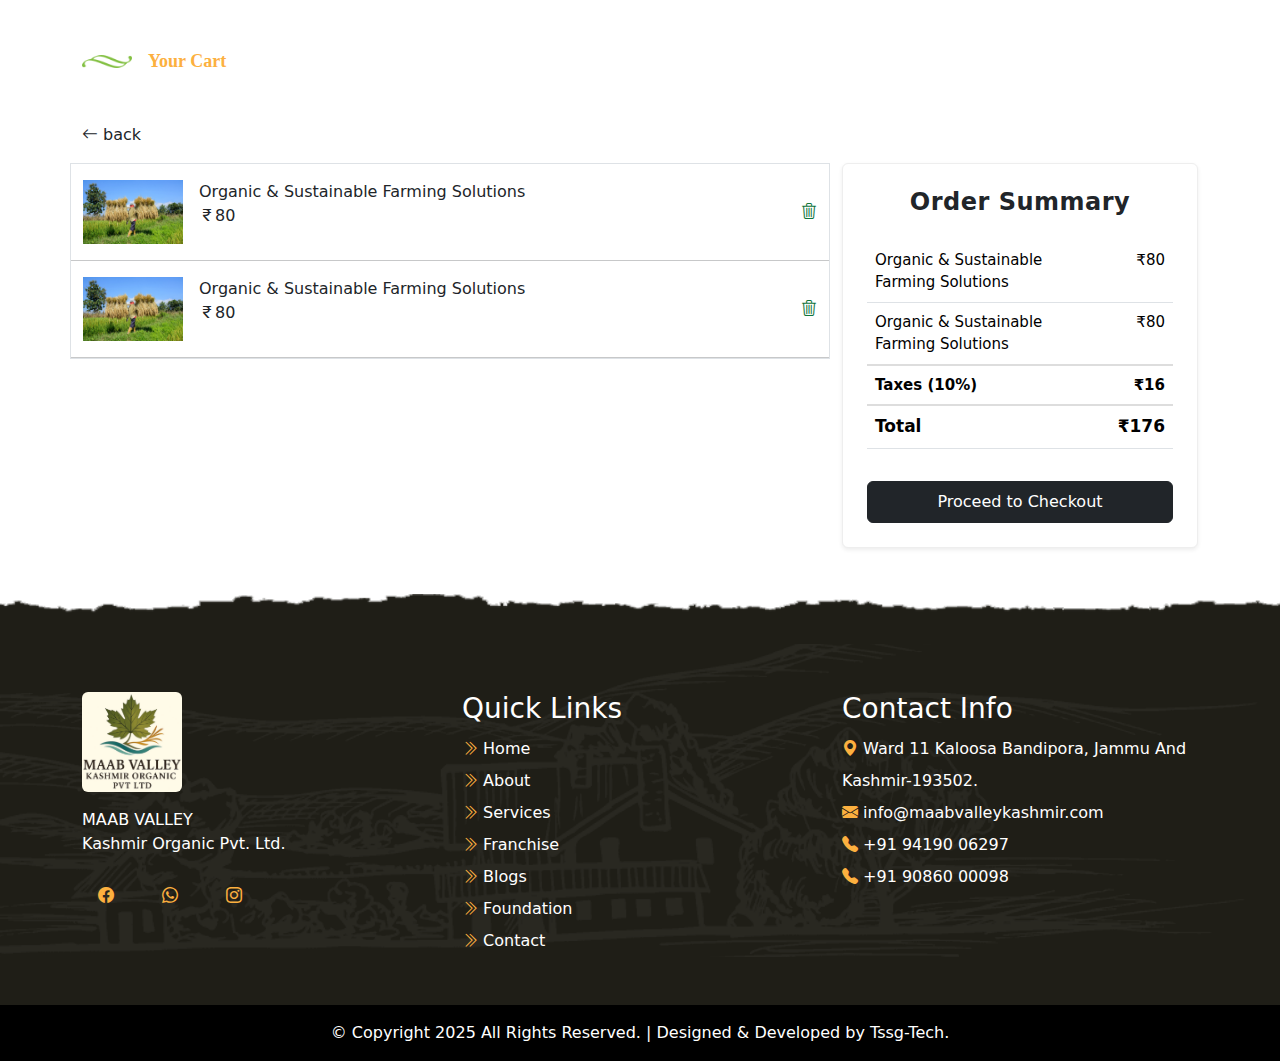
<file: cart.html>
<!DOCTYPE html>
<html lang="en">
<head>
    <meta charset="UTF-8">
    <meta name="viewport" content="width=device-width, initial-scale=1.0">
    <title>Cart | MAAB VALLEY FOUNDATION</title>
    <link rel="icon" type="images/png" href="web/images/farminglogo.png">
    <link rel="stylesheet" href="web/css/style.css" />
    <link rel="stylesheet" href="https://cdn.jsdelivr.net/npm/bootstrap@5.3.8/dist/css/bootstrap.min.css" />
    <link rel="stylesheet" href="https://cdn.jsdelivr.net/npm/bootstrap-icons@1.13.1/font/bootstrap-icons.min.css" />
    <link href="https://unpkg.com/aos@2.3.1/dist/aos.css" rel="stylesheet">
</head>

<body>
  <!-- cart -->
   <section class="my-5 pb-5 cart">
    <div class="container">
        <div class="d-flex align-items-center mb-5">
                <img src="web/images/sec-title.png" width="50" alt="">
                <p class="firstmainheading ms-3 mb-0">Your Cart</p>
              </div>
             <p onclick="window.history.back()"><i class="bi bi-arrow-left"></i> back</p>
        <div class="row">
            <div class="col-lg-8 col-md-7">
                <div class="row border">
                        <div class="col py-3">
                            <div class="d-flex align-items-center justify-content-between">
                                <div class="d-flex gap-sm-3 gap-2">
                                <img src="web/images/bannerimgfarming.jpg" width="100" alt="">
                                <div class="carttext">
                                    <p>Organic & Sustainable Farming Solutions</p>
                                    <p><i class="bi bi-currency-rupee"></i>80</p>
                                </div>
                                </div>
                                <i class="bi bi-trash3"></i>
                            </div>
                        </div><hr>
                        
                         <div class="col py-3">
                            <div class="d-flex align-items-center justify-content-between">
                                <div class="d-flex gap-sm-3 gap-2">
                                <img src="web/images/bannerimgfarming.jpg" width="100" alt="">
                                <div class="carttext" >
                                    <p>Organic & Sustainable Farming Solutions</p>
                                    <p><i class="bi bi-currency-rupee"></i>80</p>
                                </div>
                                </div>
                                <i class="bi bi-trash3"></i>
                            </div>
                        </div><hr>
                </div>
            </div>
          <div class="col-lg-4 col-md-5">
  <div class="summary-box shadow-sm rounded p-4 mt-md-0 mt-4">
    <h4 class="mb-4 text-center">Order Summary</h4>

    <table class="table summary-table mb-3">
      <tbody>
        <tr>
          <td>Organic & Sustainable Farming Solutions</td>
          <td class="text-end">₹80</td>
        </tr>

        <tr>
          <td>Organic & Sustainable Farming Solutions</td>
          <td class="text-end">₹80</td>
        </tr>

        <tr class="border-top fw-bold">
          <td>Taxes (10%)</td>
          <td class="text-end">₹16</td>
        </tr>

        <tr class="border-top total-row fw-bold">
          <td>Total</td>
          <td class="text-end">₹176</td>
        </tr>
      </tbody>
    </table>

    <button class="btn btn-dark w-100 py-2 mt-3" onclick="location.href='Checkout.html'">Proceed to Checkout</button>
  </div>
</div>

        </div>
    </div>
   </section>

    
 <!-- footer -->
  <footer class="mt-5 py-5">
    <div class="footerdiv">
      <div class="container">
        <div class="row gy-5">
          <div class="col-md-4">
            <div class="footercompanyinfo">
              <img src="web/images/farminglogo.png" onclick="location.href='index.html'" width="100" class="rounded" alt="">
              <p class="mt-3">MAAB VALLEY
                <br>
                Kashmir Organic Pvt. Ltd.
              </p>
              <div class="d-flex align-items-center gap-3 footercompanyicons">
                <i class="bi bi-facebook"></i>
                <i class="bi bi-whatsapp"></i>
                <i class="bi bi-instagram"></i>
              </div>
            </div>
          </div>
           <div class="col-md-4">
            <div>
              <h3>Quick Links</h3>
              <ul>
                <li><a href="index.html"><i class="bi bi-chevron-double-right"></i> Home</a></li>
                <li><a href="about.html"><i class="bi bi-chevron-double-right"></i> About</a></li>
                <!-- <li><a href=""><i class="bi bi-chevron-double-right"></i> Retail</a></li>
      <li><a href=""><i class="bi bi-chevron-double-right"></i> Partnership</a></li> -->
                <li><a href="services.html"><i class="bi bi-chevron-double-right"></i> Services</a></li>
                <li><a href="franchise.html"><i class="bi bi-chevron-double-right"></i> Franchise</a></li>
                <li><a href="blogs.html"><i class="bi bi-chevron-double-right"></i> Blogs</a></li>
                 <li><a href=""><i class="bi bi-chevron-double-right"></i> Foundation</a></li>
                <li><a href="contact.html"><i class="bi bi-chevron-double-right"></i> Contact</a></li>
              </ul>
            </div>
          </div>

          <div class="col-md-4">
            <div class="contactinfo">
              <h3>Contact Info</h3>
              <div class="d-flex flex-column">
                                <a href="https://maps.app.goo.gl/fWdt66wnqzveGfpT9"><i class="bi bi-geo-alt-fill"></i> Ward 11 Kaloosa Bandipora, Jammu And Kashmir-193502.</a>
                                <a href="mailto:info@maabvalleykashmir.com"><i class="bi bi-envelope-fill"></i> info@maabvalleykashmir.com</a>
                                <a href="tel:+919419006297"><i class="bi bi-telephone-fill"></i> +91 94190 06297</a>
                                <a href="tel:+919086000098"><i class="bi bi-telephone-fill"></i> +91 90860 00098</a>
                            </div>
            </div>
          </div>
        </div>
      </div>
    </div>
  </footer>
    <div class="footerbottom p-3 bg-black text-white text-center">
        <p class="mb-0">© Copyright 2025 All Rights Reserved. | Designed & Developed by <a href="https://tssgtech.com"
                class="text-white">Tssg-Tech.</a></p>
    </div>


    <script src="web/js/script.js"></script>
    <script src="https://cdn.jsdelivr.net/npm/bootstrap@5.3.8/dist/js/bootstrap.bundle.min.js"></script>
    <script src="https://unpkg.com/aos@2.3.1/dist/aos.js"></script>

    <script type="text/javascript">
        AOS.init();
    </script>
</body>

</html>
</file>
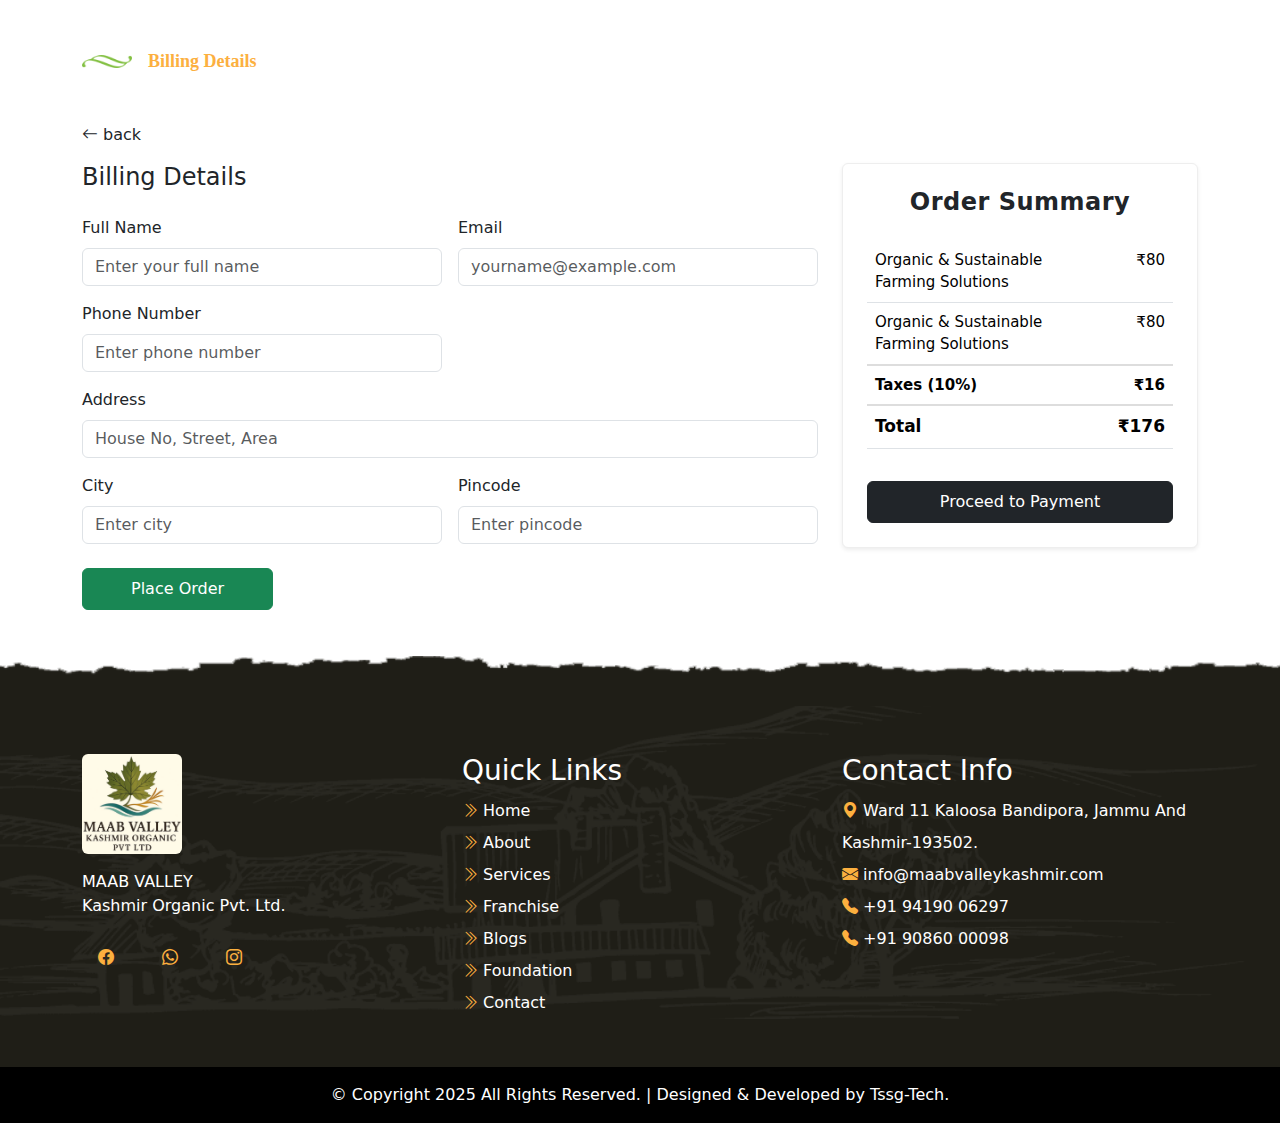
<file: checkout.html>
<!DOCTYPE html>
<html lang="en">
<head>
    <meta charset="UTF-8">
    <meta name="viewport" content="width=device-width, initial-scale=1.0">
     <title>Checkout | MAAB VALLEY FOUNDATION</title>
    <link rel="icon" type="images/png" href="web/images/farminglogo.png">
    <link rel="stylesheet" href="web/css/style.css" />
    <link rel="stylesheet" href="https://cdn.jsdelivr.net/npm/bootstrap@5.3.8/dist/css/bootstrap.min.css" />
    <link rel="stylesheet" href="https://cdn.jsdelivr.net/npm/bootstrap-icons@1.13.1/font/bootstrap-icons.min.css" />
    <link href="https://unpkg.com/aos@2.3.1/dist/aos.css" rel="stylesheet">
</head>
<body>

     <!-- checkout -->
   <section class="my-5 pb-5 cart">
    <div class="container">
        <div class="d-flex align-items-center mb-5">
                <img src="web/images/sec-title.png" width="50" alt="">
                <p class="firstmainheading ms-3 mb-0">Billing Details</p>
              </div>
             <p onclick="window.history.back()"><i class="bi bi-arrow-left"></i> back</p>
        <div class="row">
            <div class="col-lg-8">
               <h4 class="mb-4">Billing Details</h4>

<div class="row g-3">
  <!-- Full Name -->
  <div class="col-md-6">
    <label class="form-label">Full Name</label>
    <input type="text" class="form-control" placeholder="Enter your full name" required>
  </div>

  <!-- Email -->
  <div class="col-md-6">
    <label class="form-label">Email</label>
    <input type="email" class="form-control" placeholder="yourname@example.com" required>
  </div>

  <!-- Phone -->
  <div class="col-md-6">
    <label class="form-label">Phone Number</label>
    <input type="text" class="form-control" placeholder="Enter phone number" required>
  </div>

  <!-- Address -->
  <div class="col-md-12">
    <label class="form-label">Address</label>
    <input type="text" class="form-control" placeholder="House No, Street, Area" required>
  </div>

  <!-- City -->
  <div class="col-md-6">
    <label class="form-label">City</label>
    <input type="text" class="form-control" placeholder="Enter city" required>
  </div>

  <!-- Pincode -->
  <div class="col-md-6">
    <label class="form-label">Pincode</label>
    <input type="text" class="form-control" placeholder="Enter pincode" required>
  </div>
</div>

<button class="btn btn-success px-5 py-2 mt-4">Place Order</button>

            </div>
          <div class="col-lg-4">
  <div class="summary-box shadow-sm rounded p-4 mt-lg-0 mt-4">
    <h4 class="mb-4 text-center">Order Summary</h4>

    <table class="table summary-table mb-3">
      <tbody>
        <tr>
          <td>Organic & Sustainable Farming Solutions</td>
          <td class="text-end">₹80</td>
        </tr>

        <tr>
          <td>Organic & Sustainable Farming Solutions</td>
          <td class="text-end">₹80</td>
        </tr>

        <tr class="border-top fw-bold">
          <td>Taxes (10%)</td>
          <td class="text-end">₹16</td>
        </tr>

        <tr class="border-top total-row fw-bold">
          <td>Total</td>
          <td class="text-end">₹176</td>
        </tr>
      </tbody>
    </table>

    <button class="btn btn-dark w-100 py-2 mt-3">Proceed to Payment</button>
  </div>
</div>

        </div>
    </div>
   </section>


     <!-- footer -->
  <footer class="mt-5 py-5">
    <div class="footerdiv">
      <div class="container">
        <div class="row gy-5">
          <div class="col-md-4">
            <div class="footercompanyinfo">
              <img src="web/images/farminglogo.png" onclick="location.href='index.html'" width="100" class="rounded" alt="">
              <p class="mt-3">MAAB VALLEY
                <br>
                Kashmir Organic Pvt. Ltd.
              </p>
              <div class="d-flex align-items-center gap-3 footercompanyicons">
                <i class="bi bi-facebook"></i>
                <i class="bi bi-whatsapp"></i>
                <i class="bi bi-instagram"></i>
              </div>
            </div>
          </div>
           <div class="col-md-4">
            <div>
              <h3>Quick Links</h3>
              <ul>
                <li><a href="index.html"><i class="bi bi-chevron-double-right"></i> Home</a></li>
                <li><a href="about.html"><i class="bi bi-chevron-double-right"></i> About</a></li>
                <!-- <li><a href=""><i class="bi bi-chevron-double-right"></i> Retail</a></li>
      <li><a href=""><i class="bi bi-chevron-double-right"></i> Partnership</a></li> -->
                <li><a href="services.html"><i class="bi bi-chevron-double-right"></i> Services</a></li>
                <li><a href="franchise.html"><i class="bi bi-chevron-double-right"></i> Franchise</a></li>
                <li><a href="blogs.html"><i class="bi bi-chevron-double-right"></i> Blogs</a></li>
                 <li><a href=""><i class="bi bi-chevron-double-right"></i> Foundation</a></li>
                <li><a href="contact.html"><i class="bi bi-chevron-double-right"></i> Contact</a></li>
              </ul>
            </div>
          </div>

          <div class="col-md-4">
            <div class="contactinfo">
              <h3>Contact Info</h3>
              <div class="d-flex flex-column">
                                <a href="https://maps.app.goo.gl/fWdt66wnqzveGfpT9"><i class="bi bi-geo-alt-fill"></i> Ward 11 Kaloosa Bandipora, Jammu And Kashmir-193502.</a>
                                <a href="mailto:info@maabvalleykashmir.com"><i class="bi bi-envelope-fill"></i> info@maabvalleykashmir.com</a>
                                <a href="tel:+919419006297"><i class="bi bi-telephone-fill"></i> +91 94190 06297</a>
                                <a href="tel:+919086000098"><i class="bi bi-telephone-fill"></i> +91 90860 00098</a>
                            </div>
            </div>
          </div>
        </div>
      </div>
    </div>
  </footer>
    <div class="footerbottom p-3 bg-black text-white text-center">
        <p class="mb-0">© Copyright 2025 All Rights Reserved. | Designed & Developed by <a href="https://tssgtech.com"
                class="text-white">Tssg-Tech.</a></p>
    </div>


    <script src="web/js/script.js"></script>
    <script src="https://cdn.jsdelivr.net/npm/bootstrap@5.3.8/dist/js/bootstrap.bundle.min.js"></script>
    <script src="https://unpkg.com/aos@2.3.1/dist/aos.js"></script>

    <script type="text/javascript">
        AOS.init();
    </script>

</body>
</html>
</file>
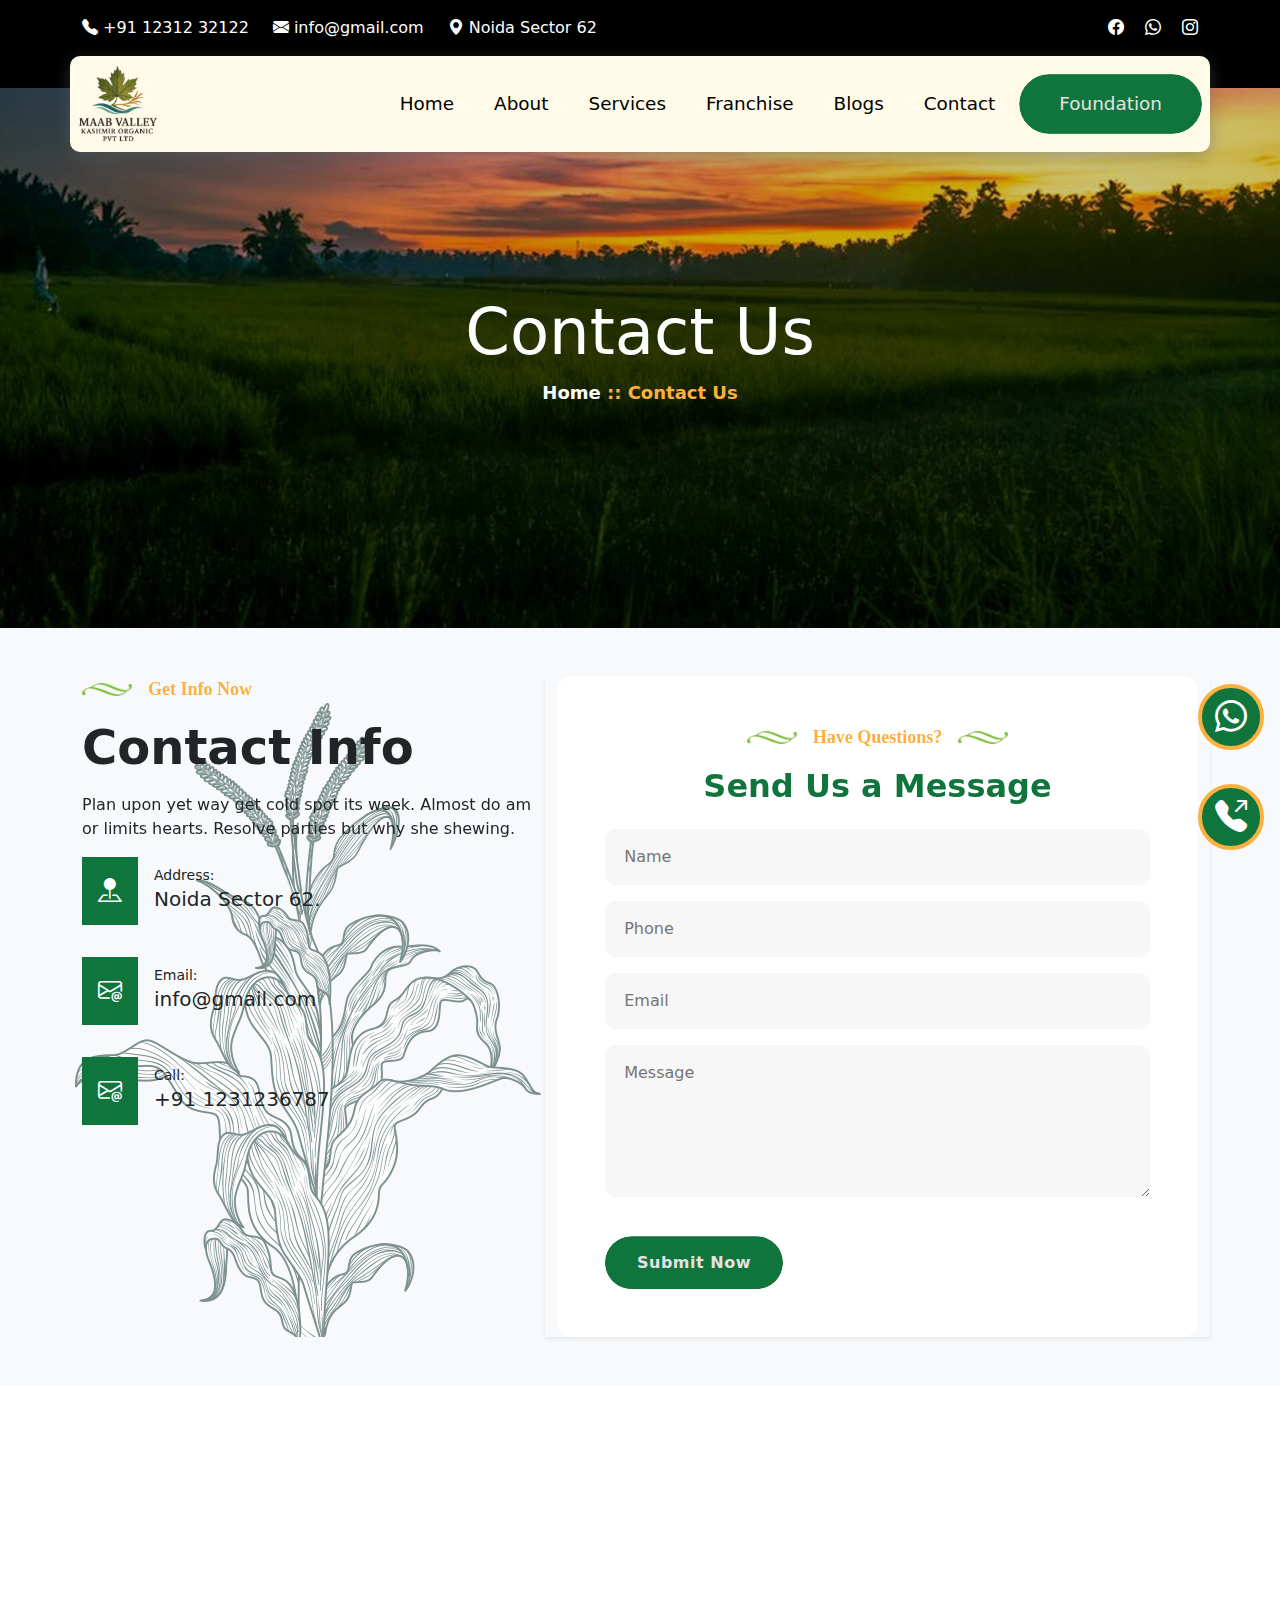
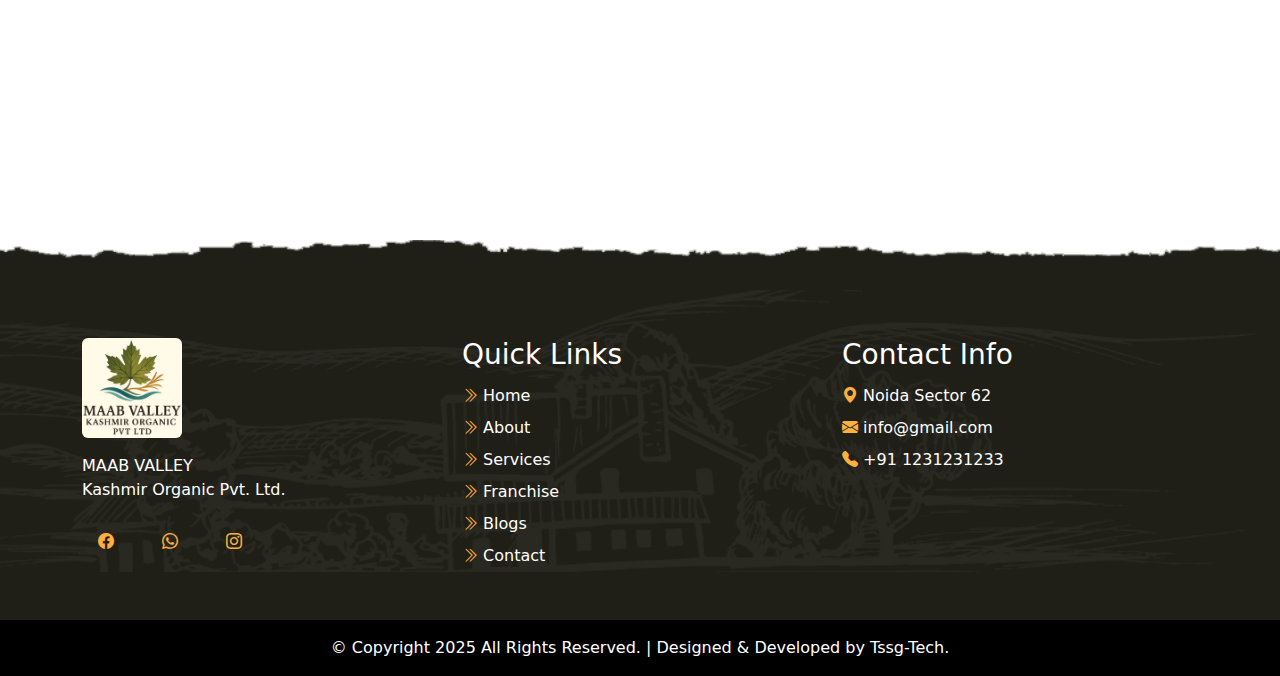
<file: contact.html>
<!DOCTYPE html>
<html lang="en">

<head>
    <meta charset="UTF-8">
    <meta name="viewport" content="width=device-width, initial-scale=1.0">
    <title>MAAB VALLEY</title>
    <link rel="icon" type="images/png" href="web/images/farminglogo.png">
    <link rel="stylesheet" href="web/css/style.css" />
    <link rel="stylesheet" href="https://cdn.jsdelivr.net/npm/bootstrap@5.3.8/dist/css/bootstrap.min.css" />
    <link rel="stylesheet" href="https://cdn.jsdelivr.net/npm/bootstrap-icons@1.13.1/font/bootstrap-icons.min.css" />
    <link href="https://unpkg.com/aos@2.3.1/dist/aos.css" rel="stylesheet">
</head>

<body>
    <!-- icons -->
    <section>
        <div class="whatsappbtn">
            <i class="bi bi-whatsapp"></i>
        </div>
        <div class="callbtn">
            <i class="bi bi-telephone-outbound-fill"></i>
        </div>
    </section>

    <!-- top nav -->
    <div class="topnav d-lg-block d-none">
        <div class="container d-flex align-items-start justify-content-between">
            <div class="d-flex align-items-center justify-content-between">
                <div class="me-4">
                    <i class="bi bi-telephone-fill"></i>
                    <a href="">+91 12312 32122</a>
                </div>
                <div class="me-4">
                    <i class="bi bi-envelope-fill"></i>
                    <a href="">info@gmail.com</a>
                </div>
                <div class="me-4">
                    <i class="bi bi-geo-alt-fill"></i>
                    <a href="">Noida Sector 62</a>
                </div>
            </div>
            <div class="topnavicons">
                <i class="bi bi-facebook"></i>
                <i class="bi bi-whatsapp"></i>
                <i class="bi bi-instagram"></i>
            </div>
        </div>
    </div>

   <!-- header -->
  <header class="">
    <div class="container d-flex align-items-center justify-content-between">
      <div>
        <img src="web/images/farminglogo.png" onclick="location.href='index.html'" width="80" alt="" />
      </div>
      <div>
        <div class="mainheader d-lg-flex d-none align-items-center justify-content-between">
          <ul class="d-flex align-items-center justify-content-between">
            <li><a href="index.html">Home</a></li>
            <li><a href="about.html">About</a></li>
            <!-- <li class="dropdownn">
              <a href="#">Services <i class="bi bi-caret-down-fill"></i></a>
              <ul class="sublist">
                <li><a href="">Retail</a></li>
                <li><a href="">Partnership</a></li>
              </ul>
            </li> -->
            <li><a href="services.html">Services</a></li>
            <li><a href="franchise.html">Franchise</a></li>
            <li><a href="blogs.html">Blogs</a></li>
            <li><a href="contact.html">Contact</a></li>

          </ul>
          <a href="" class="buttondesign ms-4"><span>Foundation</span></a>
        </div>
        <i class="bi bi-list d-lg-none" onclick="openMenu()" style="font-size: 2rem"></i>
      </div>
    </div>
  </header>

  <!-- menu -->
  <div class="menu d-lg-none">
    <img src="web/images/farminglogo.png" onclick="location.href='index.html'" width="100px" class="mb-4 ms-3" alt="" />
    <ul class="mb-4">
      <li><a href="index.html">Home</a></li>
      <li><a href="about.html">About</a></li>
      <!-- <li><a href="">Retail</a></li>
      <li><a href="">Partnership</a></li> -->
      <li><a href="services.html">Services</a></li>
      <li><a href="franchise.html">Franchise</a></li>
      <li><a href="blogs.html">Blogs</a></li>
      <li><a href="contact.html">Contact</a></li>
    </ul>
    <a href="" class="buttondesign ms-3"><span>Foundation</span></a>
    <div class="mt-4 ms-3">
      <span>Contact info</span>
      <div class="my-3">
        <div class="menuinfo">
          <i class="bi bi-telephone-fill"></i>
          <a href="">+91 12312 32122</a>
        </div>
        <div class="menuinfo">
          <i class="bi bi-envelope-fill"></i>
          <a href="">info@gmail.com</a>
        </div>
        <div class="menuinfo">
          <i class="bi bi-geo-alt-fill"></i>
          <a href="">Noida Sector 62</a>
        </div>
      </div>
      <div class="menuicons">
        <i class="bi bi-facebook"></i>
        <i class="bi bi-whatsapp"></i>
        <i class="bi bi-instagram"></i>
      </div>
    </div>
  </div>

    <!-- small banner -->
    <section class="smallbanner">
        <div class="smallbannerdiv">
            <h1>Contact Us</h1>
            <p>Home <span>:: Contact Us</span></p>
        </div>
    </section>

    <!-- contact information -->
    <section class="bg-light contactpage">
        <div class="container py-lg-5">
            <div class="row">
                <div class="col-lg-5 cuinfo py-lg-0 py-5">
                    <div class="">
                        <div data-aos="fade-left">
                            <div class="d-flex align-items-center">
                                <img src="web/images/sec-title.png" width="50" alt="">
                                <p class="firstmainheading ms-3 mb-0">Get info Now</p>
                            </div>
                            <h1 class="secondmainheading">Contact Info</h1>
                            <p>Plan upon yet way get cold spot its week. Almost do am or limits hearts. Resolve parties
                                but why she shewing.</p>
                        </div>
                        <div class="contactusinfo">
                            <div class="contactusinfodiv">
                                <i class="bi bi-pin-map-fill"></i>
                                <div>
                                    <small>Address:</small>
                                    <h5>Noida Sector 62.</h5>
                                </div>
                            </div>
                             <div class="contactusinfodiv">
                                <i class="bi bi-envelope-at"></i>
                                <div>
                                    <small>Email:</small>
                                    <h5>info@gmail.com</h5>
                                </div>
                            </div>
                             <div class="contactusinfodiv">
                                <i class="bi bi-envelope-at"></i>
                                <div>
                                    <small>Call:</small>
                                    <h5>+91 1231236787</h5>
                                </div>
                            </div>
                        </div>
                    </div>
                </div>
                <div class="col-lg-7 mb-lg-0 mb-5 shadow-sm overflow-hidden">
        <div class="contactformform rounded-4 p-4 p-md-5">
          <div data-aos="fade-left" class="text-center mb-4">
            <div class="d-flex align-items-center justify-content-center mb-3">
              <img src="web/images/sec-title.png" width="50" alt="">
              <p class="firstmainheading mx-3 mb-0">Have Questions?</p>
              <img src="web/images/sec-title.png" width="50" alt="">
            </div>
            <h1 class="secondmainheading mb-3">Send Us a Message</h1>
          </div>

          <form action="">
            <input type="text" placeholder="Name" required>
            <input type="tel" placeholder="Phone" required>
            <input type="email" placeholder="Email" required>
            <textarea rows="5" placeholder="Message" required></textarea>
            <button type="submit" class="buttondesign mt-3">
              <span>Submit Now</span>
            </button>
          </form>
        </div>
      </div>
            </div>
        </div>
    </section>

    <!-- map -->
    <section>
        <iframe
            src="https://www.google.com/maps/embed?pb=!1m18!1m12!1m3!1d14009.285914032207!2d77.34689940338278!3d28.620125610740647!2m3!1f0!2f0!3f0!3m2!1i1024!2i768!4f13.1!3m3!1m2!1s0x390ce5456ef36d9f%3A0x3b7191b1286136c8!2sSector%2062%2C%20Noida%2C%20Uttar%20Pradesh!5e0!3m2!1sen!2sin!4v1762500536122!5m2!1sen!2sin"
            width="100%" height="450" style="border:0;" allowfullscreen="" loading="lazy"
            referrerpolicy="no-referrer-when-downgrade"></iframe>
    </section>

    <!-- footer -->
  <footer class="mt-5 py-5">
    <div class="footerdiv">
      <div class="container">
        <div class="row gy-5">
          <div class="col-md-4">
            <div class="footercompanyinfo">
              <img src="web/images/farminglogo.png" onclick="location.href='index.html'" width="100" class="rounded" alt="">
              <p class="mt-3">MAAB VALLEY
                <br>
                Kashmir Organic Pvt. Ltd.
              </p>
              <div class="d-flex align-items-center gap-3 footercompanyicons">
                <i class="bi bi-facebook"></i>
                <i class="bi bi-whatsapp"></i>
                <i class="bi bi-instagram"></i>
              </div>
            </div>
          </div>
          <div class="col-md-4">
            <div>
              <h3>Quick Links</h3>
              <ul>
                <li><a href="index.html"><i class="bi bi-chevron-double-right"></i> Home</a></li>
                <li><a href="about.html"><i class="bi bi-chevron-double-right"></i> About</a></li>
                <!-- <li><a href=""><i class="bi bi-chevron-double-right"></i> Retail</a></li>
      <li><a href=""><i class="bi bi-chevron-double-right"></i> Partnership</a></li> -->
                <li><a href="services.html"><i class="bi bi-chevron-double-right"></i> Services</a></li>
                <li><a href="franchise.html"><i class="bi bi-chevron-double-right"></i> Franchise</a></li>
                <li><a href="blogs.html"><i class="bi bi-chevron-double-right"></i> Blogs</a></li>
                <li><a href="contact.html"><i class="bi bi-chevron-double-right"></i> Contact</a></li>
              </ul>
            </div>
          </div>

          <div class="col-md-4">
            <div class="contactinfo">
              <h3>Contact Info</h3>
              <div class="d-flex flex-column">
                <a href=""><i class="bi bi-geo-alt-fill"></i> Noida Sector 62</a>
                <a href=""><i class="bi bi-envelope-fill"></i> info@gmail.com</a>
                <a href=""><i class="bi bi-telephone-fill"></i> +91 1231231233</a>
              </div>
            </div>
          </div>
        </div>
      </div>
    </div>
  </footer>
    <div class="footerbottom p-3 bg-black text-white text-center">
        <p class="mb-0">© Copyright 2025 All Rights Reserved. | Designed & Developed by <a href="https://tssgtech.com"
                class="text-white">Tssg-Tech.</a></p>
    </div>


    <script src="web/js/script.js"></script>
    <script src="https://cdn.jsdelivr.net/npm/bootstrap@5.3.8/dist/js/bootstrap.bundle.min.js"></script>
    <script src="https://unpkg.com/aos@2.3.1/dist/aos.js"></script>

    <script type="text/javascript">
        AOS.init();
    </script>
</body>

</html>
</file>
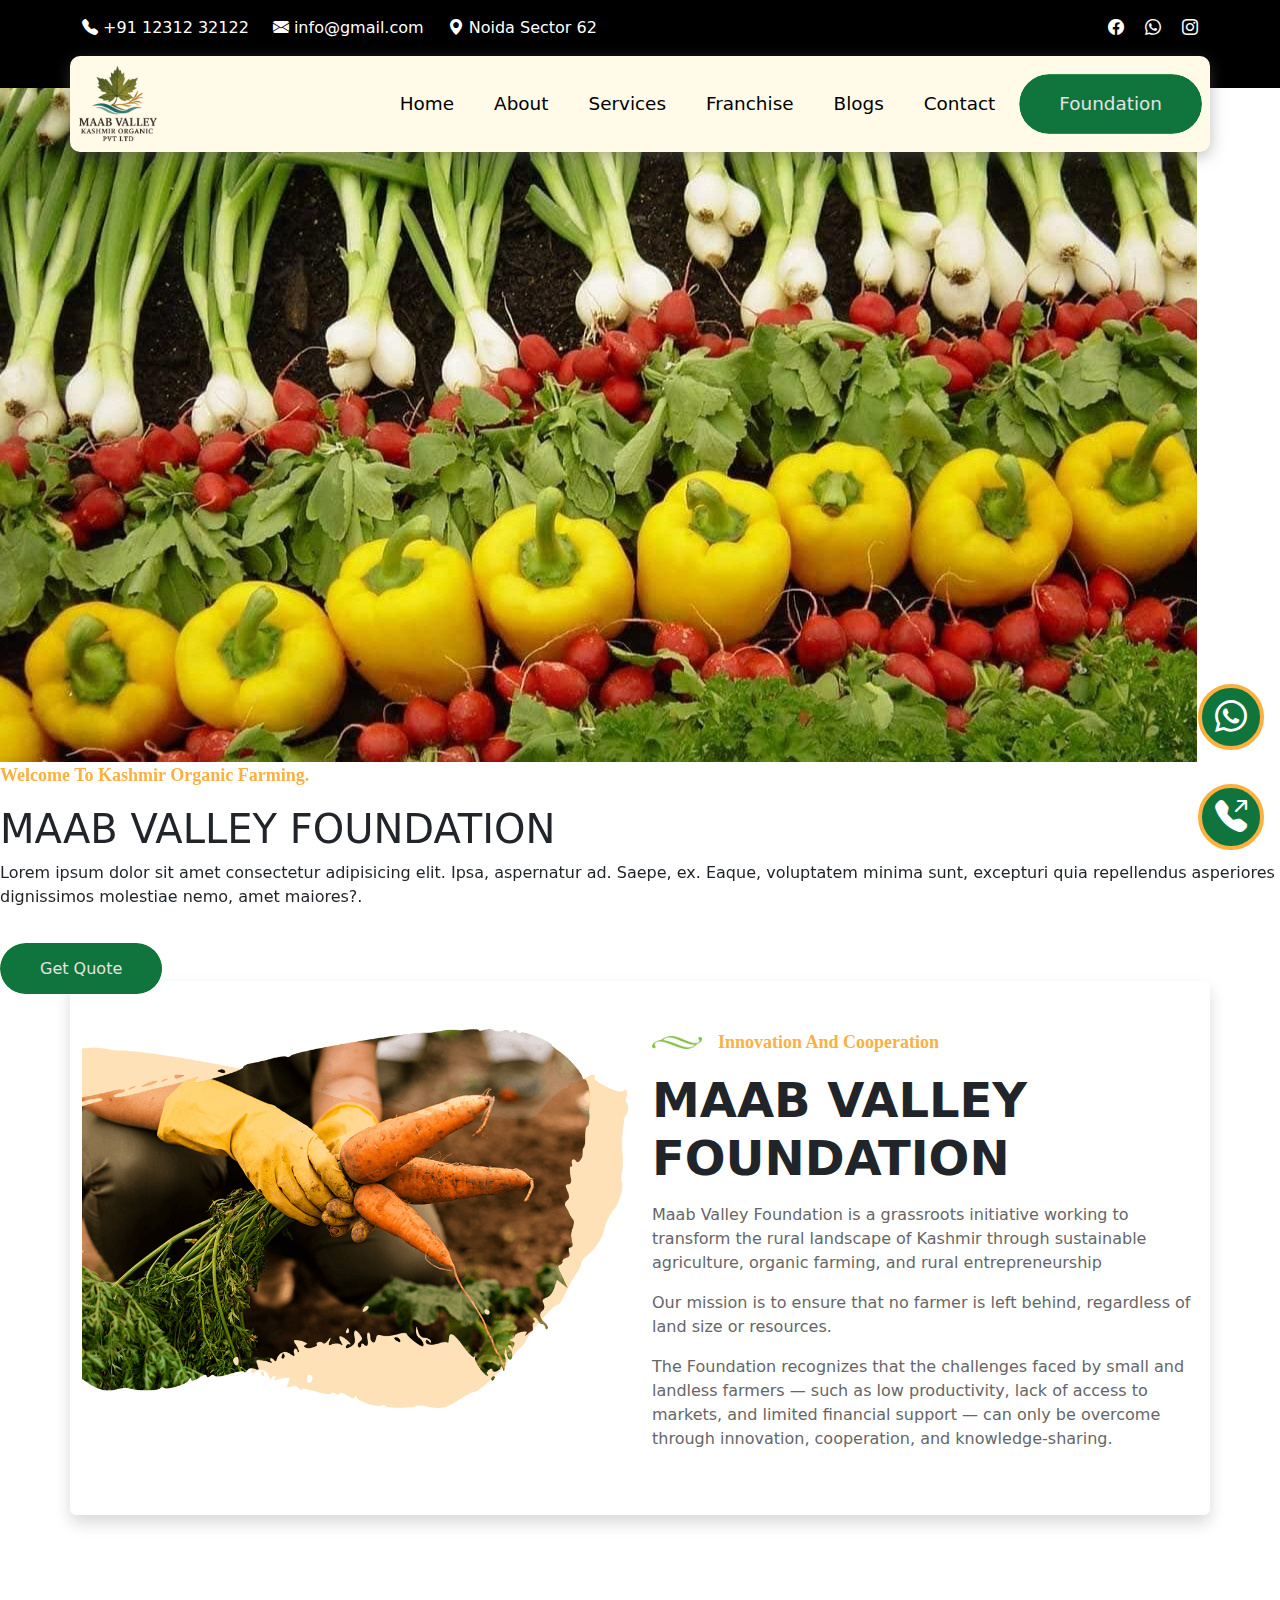
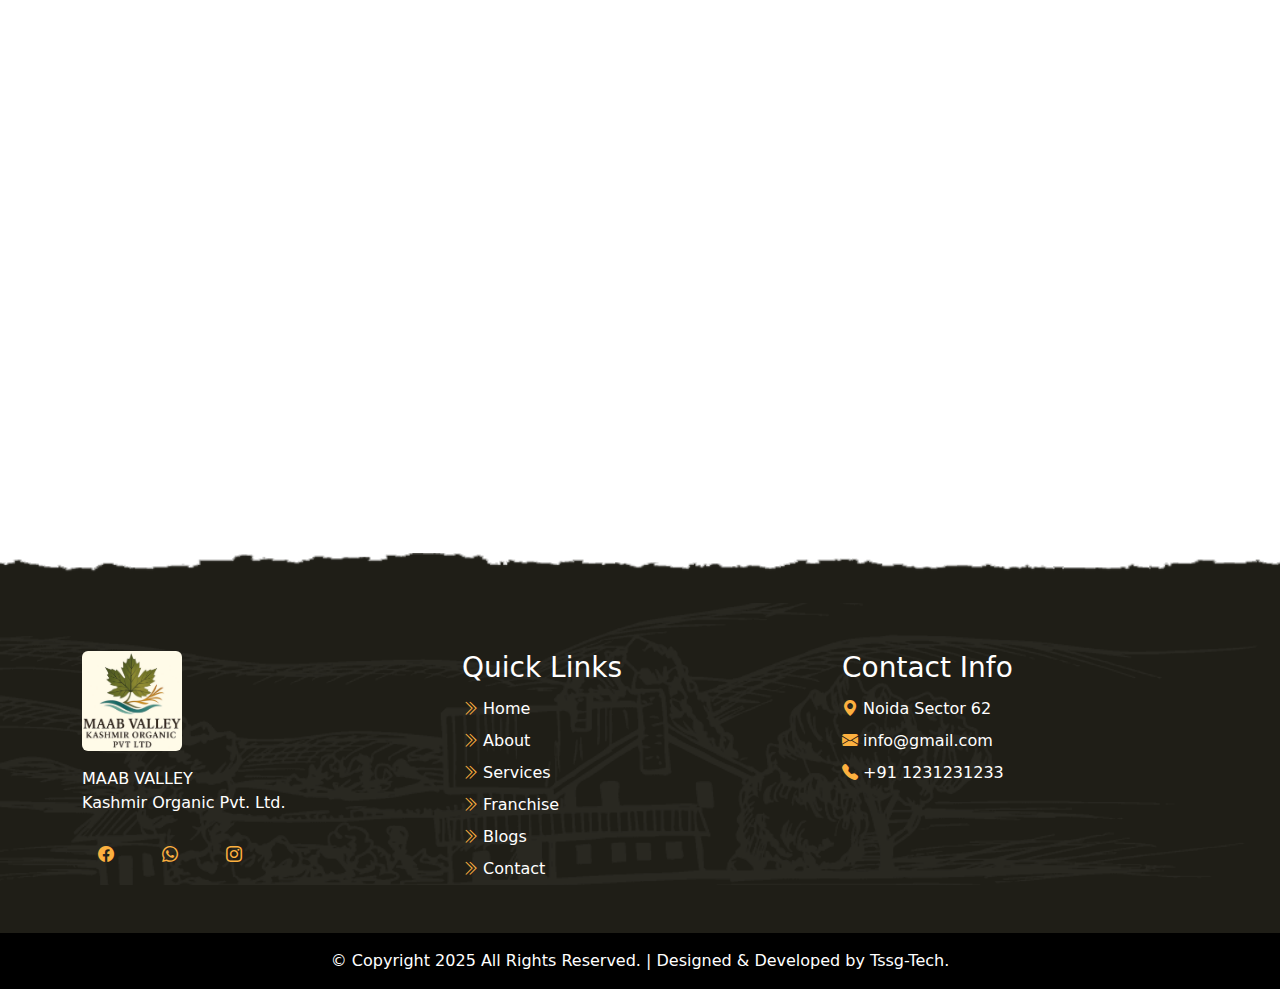
<file: foundation.html>
<!DOCTYPE html>
<html lang="en">

<head>
    <meta charset="UTF-8">
    <meta name="viewport" content="width=device-width, initial-scale=1.0">
    <title>MAAB VALLEY</title>
    <link rel="icon" type="images/png" href="web/images/farminglogo.png">
    <link rel="stylesheet" href="web/css/style.css" />
    <link rel="stylesheet" href="https://cdn.jsdelivr.net/npm/bootstrap@5.3.8/dist/css/bootstrap.min.css" />
    <link rel="stylesheet" href="https://cdn.jsdelivr.net/npm/bootstrap-icons@1.13.1/font/bootstrap-icons.min.css" />
    <link href="https://unpkg.com/aos@2.3.1/dist/aos.css" rel="stylesheet">
</head>

<body>
    <!-- icons -->
    <section>
        <div class="whatsappbtn">
            <i class="bi bi-whatsapp"></i>
        </div>
        <div class="callbtn">
            <i class="bi bi-telephone-outbound-fill"></i>
        </div>
    </section>

    <!-- top nav -->
    <div class="topnav d-lg-block d-none">
        <div class="container d-flex align-items-start justify-content-between">
            <div class="d-flex align-items-center justify-content-between">
                <div class="me-4">
                    <i class="bi bi-telephone-fill"></i>
                    <a href="">+91 12312 32122</a>
                </div>
                <div class="me-4">
                    <i class="bi bi-envelope-fill"></i>
                    <a href="">info@gmail.com</a>
                </div>
                <div class="me-4">
                    <i class="bi bi-geo-alt-fill"></i>
                    <a href="">Noida Sector 62</a>
                </div>
            </div>
            <div class="topnavicons">
                <i class="bi bi-facebook"></i>
                <i class="bi bi-whatsapp"></i>
                <i class="bi bi-instagram"></i>
            </div>
        </div>
    </div>

    <!-- header -->
    <header class="">
        <div class="container d-flex align-items-center justify-content-between">
            <div>
                <img src="web/images/farminglogo.png" onclick="location.href='index.html'" width="80" alt="" />
            </div>
            <div>
                <div class="mainheader d-lg-flex d-none align-items-center justify-content-between">
                    <ul class="d-flex align-items-center justify-content-between">
                        <li><a href="index.html">Home</a></li>
                        <li><a href="about.html">About</a></li>
                        <!-- <li class="dropdownn">
              <a href="#">Services <i class="bi bi-caret-down-fill"></i></a>
              <ul class="sublist">
                <li><a href="">Retail</a></li>
                <li><a href="">Partnership</a></li>
              </ul>
            </li> -->
                        <li><a href="services.html">Services</a></li>
                        <li><a href="franchise.html">Franchise</a></li>
                        <li><a href="blogs.html">Blogs</a></li>
                        <li><a href="contact.html">Contact</a></li>

                    </ul>
                    <a href="foundation.html" target="_blank" class="buttondesign ms-4"><span>Foundation</span></a>
                </div>
                <i class="bi bi-list d-lg-none" onclick="openMenu()" style="font-size: 2rem"></i>
            </div>
        </div>
    </header>

    <!-- menu -->
    <div class="menu d-lg-none">
        <img src="web/images/farminglogo.png" onclick="location.href='index.html'" width="100px" class="mb-4 ms-3"
            alt="" />
        <ul class="mb-4">
            <li><a href="index.html">Home</a></li>
            <li><a href="about.html">About</a></li>
            <!-- <li><a href="">Retail</a></li>
      <li><a href="">Partnership</a></li> -->
            <li><a href="services.html">Services</a></li>
            <li><a href="franchise.html">Franchise</a></li>
            <li><a href="blogs.html">Blogs</a></li>
            <li><a href="contact.html">Contact</a></li>
        </ul>
        <a href="foundation.html" target="_blank" class="buttondesign ms-3"><span>Foundation</span></a>
        <div class="mt-4 ms-3">
            <span>Contact info</span>
            <div class="my-3">
                <div class="menuinfo">
                    <i class="bi bi-telephone-fill"></i>
                    <a href="">+91 12312 32122</a>
                </div>
                <div class="menuinfo">
                    <i class="bi bi-envelope-fill"></i>
                    <a href="">info@gmail.com</a>
                </div>
                <div class="menuinfo">
                    <i class="bi bi-geo-alt-fill"></i>
                    <a href="">Noida Sector 62</a>
                </div>
            </div>
            <div class="menuicons">
                <i class="bi bi-facebook"></i>
                <i class="bi bi-whatsapp"></i>
                <i class="bi bi-instagram"></i>
            </div>
        </div>
    </div>

    <!-- small banner -->
    <div class="foundationbanner">
        <img src="web/images/homebannerimg/homebannerimg (4).jpeg" alt="">
        <div class="foundationbannerdiv">
            <div data-aos="fade-right" data-aos-duration="2000">
                <p class="firstmainheading">Welcome To Kashmir Organic Farming.</p>
                <h1>
                    MAAB VALLEY
                    <span>FOUNDATION</span>
                </h1>
                <p class="mb-5">Lorem ipsum dolor sit amet consectetur adipisicing elit. Ipsa, aspernatur ad. Saepe, ex.
                    Eaque, voluptatem minima sunt, excepturi quia repellendus asperiores dignissimos molestiae nemo,
                    amet maiores?.</p>
                <a href="" class="buttondesign "><span>Get Quote</span></a>
            </div>
        </div>
    </div>

    <!-- main landing page starts -->

<div class="msolp container bg-white py-5 rounded shadow">
<div class="msolpdiv row">
    <div class="col-lg-6">
        <div>
            <img src="web/images/missionimg.png" class="img-fluid" alt="">
        </div>
    </div>
    <div class="col-lg-6 mt-lg-0 mt-3">
         <div>
                            <div>
                                <div class="d-flex align-items-center">
                                    <img src="web/images/sec-title.png" width="50" alt="">
                                    <p class="firstmainheading ms-3 mb-0">Innovation And Cooperation</p>
                                </div>
                                <h1 class="secondmainheading"> MAAB VALLEY FOUNDATION</h1>
                            </div>
                            <p class="greytext">Maab Valley Foundation is a grassroots initiative working to transform the rural landscape of
Kashmir through sustainable agriculture, organic farming, and rural entrepreneurship</p>
<p class="greytext">Our mission
is to ensure that no farmer is left behind, regardless of land size or resources.</p>
<p class="greytext">The Foundation
recognizes that the challenges faced by small and landless farmers — such as low productivity,
lack of access to markets, and limited financial support — can only be overcome through
innovation, cooperation, and knowledge-sharing.
</p>
                           
                        </div>
    </div>
</div>

</div>

<!-- our approach -->
<section class="ourapproach overflow-hidden">
    <div class="container">
        <div class="row gy-5 py-5">
            <div class="col-xl-4 col-md-6">
                <div class="ourapproachdiv cardbgcol1" data-aos="fade-left">
                    <img src="web/images/ourapproach/community.png" width="80" alt="">
                    <h5>Cluster & Cooperative Farming</h5>
                    <p>Bringing together small and landless farmers under
shared-farming models to pool resources, share equipment, and collectively benefit from larger
yields and better market access.</p>
                </div>
            </div>
              <div class="col-xl-4 col-md-6">
                <div class="ourapproachdiv cardbgcol2" data-aos="fade-left">
                    <img src="web/images/ourapproach/field.png" width="80" alt="">
                    <h5>Cluster & Cooperative Farming</h5>
                    <p>Bringing together small and landless farmers under
shared-farming models to pool resources, share equipment, and collectively benefit from larger
yields and better market access.</p>
                </div>
            </div>
              <div class="col-xl-4 col-md-6">
                <div class="ourapproachdiv cardbgcol3" data-aos="fade-left">
                    <img src="web/images/ourapproach/skill-development.png" width="80" alt="">
                    <h5>Cluster & Cooperative Farming</h5>
                    <p>Bringing together small and landless farmers under
shared-farming models to pool resources, share equipment, and collectively benefit from larger
yields and better market access.</p>
                </div>
            </div>
              <div class="col-xl-4 col-md-6">
                <div class="ourapproachdiv cardbgcol4" data-aos="fade-right">
                    <img src="web/images/ourapproach/financial-inclusion.png" width="80" alt="">
                    <h5>Cluster & Cooperative Farming</h5>
                    <p>Bringing together small and landless farmers under
shared-farming models to pool resources, share equipment, and collectively benefit from larger
yields and better market access.</p>
                </div>
            </div>
              <div class="col-xl-4 col-md-6">
                <div class="ourapproachdiv cardbgcol5" data-aos="fade-right">
                    <img src="web/images/ourapproach/cold-storage.png" width="80" alt="">
                    <h5>Cluster & Cooperative Farming</h5>
                    <p>Bringing together small and landless farmers under
shared-farming models to pool resources, share equipment, and collectively benefit from larger
yields and better market access.</p>
                </div>
            </div>
             <div class="col-xl-4 col-md-6">
                <div class="ourapproachdiv cardbgcol6" data-aos="fade-right">
                    <img src="web/images/ourapproach/ventures.png" width="80" alt="">
                    <h5>Cluster & Cooperative Farming</h5>
                    <p>Bringing together small and landless farmers under
shared-farming models to pool resources, share equipment, and collectively benefit from larger
yields and better market access.</p>
                </div>
            </div>
        </div>
    </div>
</section>

    <!-- footer -->
    <footer class="mt-5 py-5">
        <div class="footerdiv">
            <div class="container">
                <div class="row gy-5">
                    <div class="col-md-4">
                        <div class="footercompanyinfo">
                            <img src="web/images/farminglogo.png" onclick="location.href='index.html'" width="100"
                                class="rounded" alt="">
                            <p class="mt-3">MAAB VALLEY
                                <br>
                                Kashmir Organic Pvt. Ltd.
                            </p>
                            <div class="d-flex align-items-center gap-3 footercompanyicons">
                                <i class="bi bi-facebook"></i>
                                <i class="bi bi-whatsapp"></i>
                                <i class="bi bi-instagram"></i>
                            </div>
                        </div>
                    </div>
                    <div class="col-md-4">
                        <div>
                            <h3>Quick Links</h3>
                            <ul>
                                <li><a href="index.html"><i class="bi bi-chevron-double-right"></i> Home</a></li>
                                <li><a href="about.html"><i class="bi bi-chevron-double-right"></i> About</a></li>
                                <!-- <li><a href=""><i class="bi bi-chevron-double-right"></i> Retail</a></li>
      <li><a href=""><i class="bi bi-chevron-double-right"></i> Partnership</a></li> -->
                                <li><a href="services.html"><i class="bi bi-chevron-double-right"></i> Services</a></li>
                                <li><a href="franchise.html"><i class="bi bi-chevron-double-right"></i> Franchise</a>
                                </li>
                                <li><a href="blogs.html"><i class="bi bi-chevron-double-right"></i> Blogs</a></li>
                                <li><a href="contact.html"><i class="bi bi-chevron-double-right"></i> Contact</a></li>
                            </ul>
                        </div>
                    </div>

                    <div class="col-md-4">
                        <div class="contactinfo">
                            <h3>Contact Info</h3>
                            <div class="d-flex flex-column">
                                <a href=""><i class="bi bi-geo-alt-fill"></i> Noida Sector 62</a>
                                <a href=""><i class="bi bi-envelope-fill"></i> info@gmail.com</a>
                                <a href=""><i class="bi bi-telephone-fill"></i> +91 1231231233</a>
                            </div>
                        </div>
                    </div>
                </div>
            </div>
        </div>
    </footer>
    <div class="footerbottom p-3 bg-black text-white text-center">
        <p class="mb-0">© Copyright 2025 All Rights Reserved. | Designed & Developed by <a href="https://tssgtech.com"
                class="text-white">Tssg-Tech.</a></p>
    </div>


    <script src="web/js/script.js"></script>
    <script src="https://cdn.jsdelivr.net/npm/bootstrap@5.3.8/dist/js/bootstrap.bundle.min.js"></script>
    <script src="https://unpkg.com/aos@2.3.1/dist/aos.js"></script>

    <script type="text/javascript">
        AOS.init();
    </script>
</body>

</html>
</file>
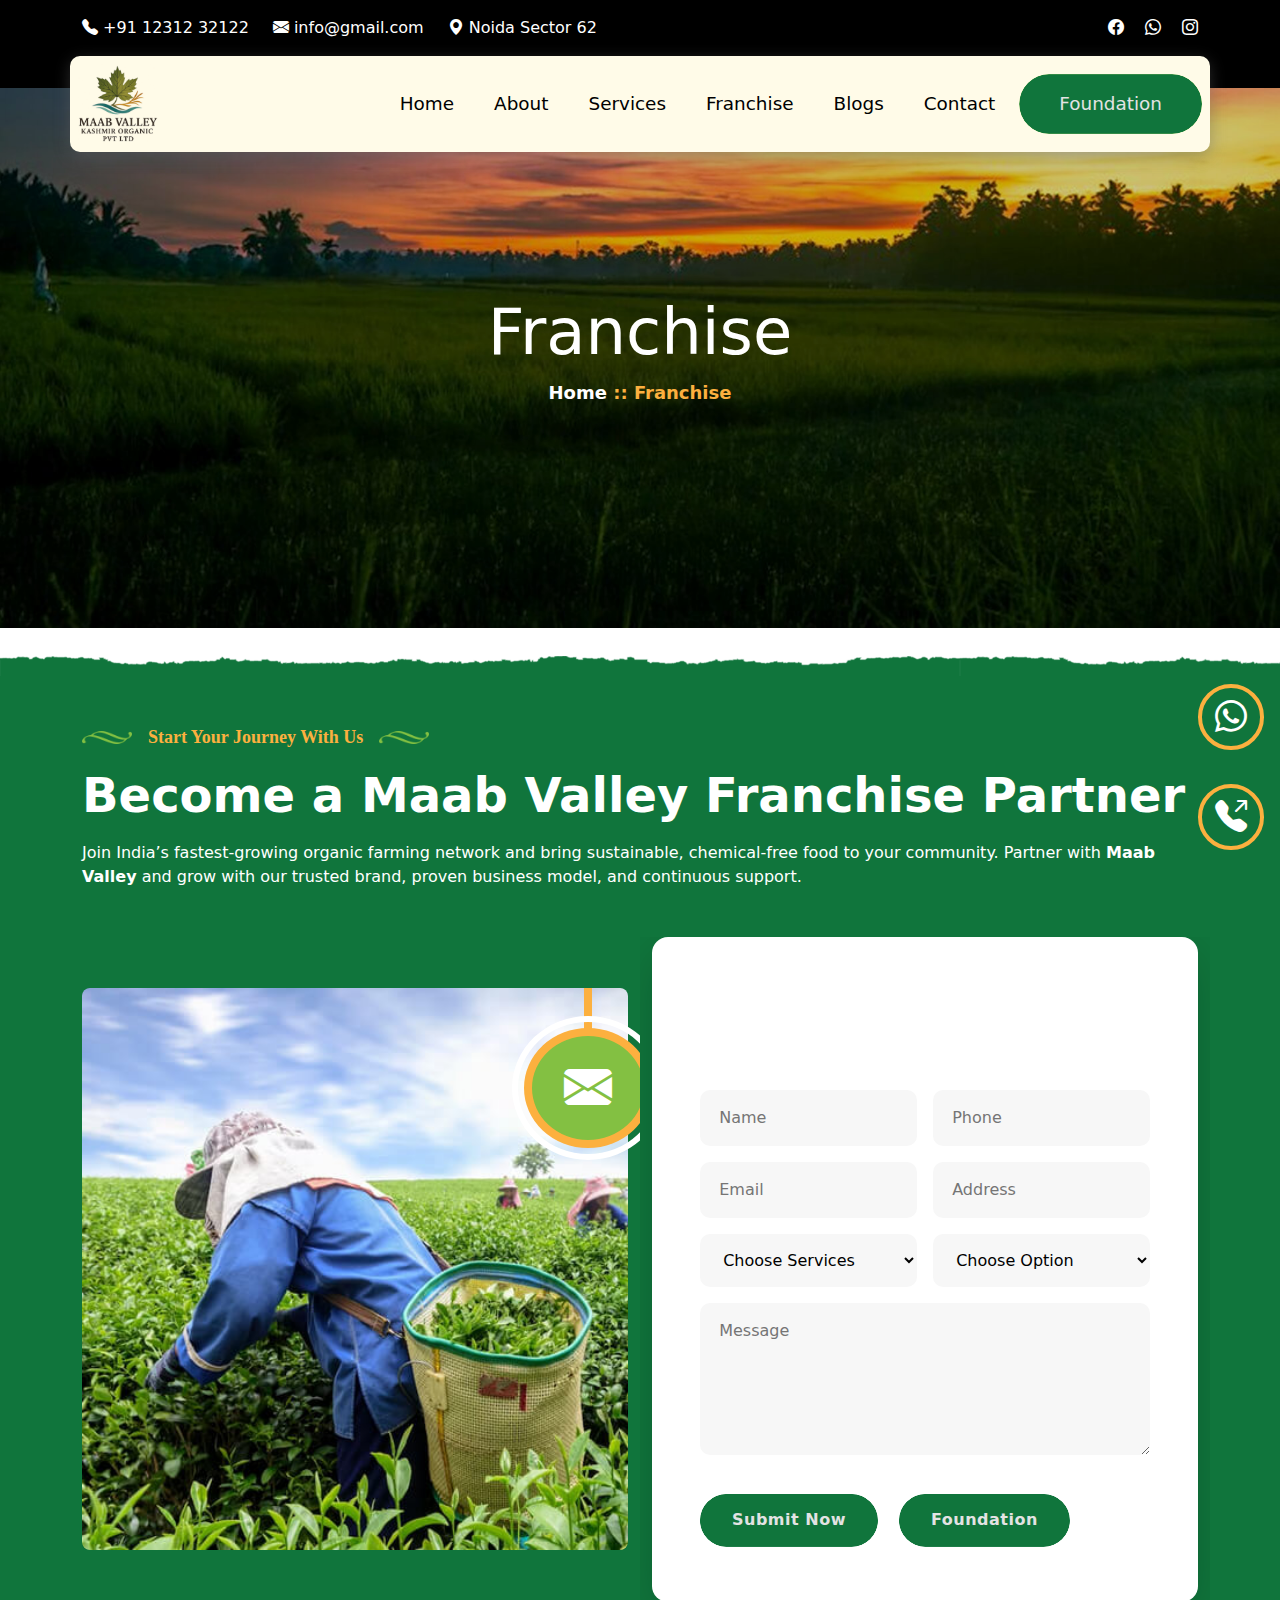
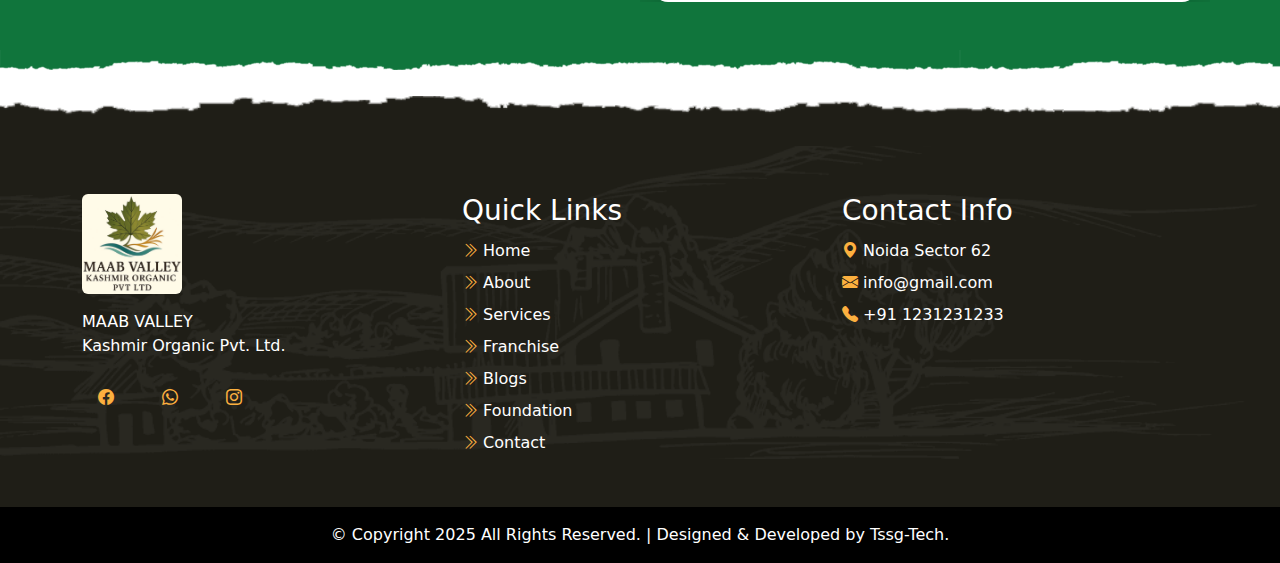
<file: franchise.html>
<!DOCTYPE html>
<html lang="en">
<head>
    <meta charset="UTF-8">
    <meta name="viewport" content="width=device-width, initial-scale=1.0">
   <title>MAAB VALLEY</title>
    <link rel="icon" type="images/png" href="web/images/farminglogo.png">
    <link rel="stylesheet" href="web/css/style.css" />
    <link rel="stylesheet" href="https://cdn.jsdelivr.net/npm/bootstrap@5.3.8/dist/css/bootstrap.min.css" />
    <link rel="stylesheet" href="https://cdn.jsdelivr.net/npm/bootstrap-icons@1.13.1/font/bootstrap-icons.min.css" />
    <link href="https://unpkg.com/aos@2.3.1/dist/aos.css" rel="stylesheet">
</head>
<body>

      <!-- icons -->
    <section>
        <div class="whatsappbtn">
            <i class="bi bi-whatsapp"></i>
        </div>
        <div class="callbtn">
            <i class="bi bi-telephone-outbound-fill"></i>
        </div>
    </section>

    <!-- top nav -->
    <div class="topnav d-lg-block d-none">
        <div class="container d-flex align-items-start justify-content-between">
            <div class="d-flex align-items-center justify-content-between">
                <div class="me-4">
                    <i class="bi bi-telephone-fill"></i>
                    <a href="">+91 12312 32122</a>
                </div>
                <div class="me-4">
                    <i class="bi bi-envelope-fill"></i>
                    <a href="">info@gmail.com</a>
                </div>
                <div class="me-4">
                    <i class="bi bi-geo-alt-fill"></i>
                    <a href="">Noida Sector 62</a>
                </div>
            </div>
            <div class="topnavicons">
                <i class="bi bi-facebook"></i>
                <i class="bi bi-whatsapp"></i>
                <i class="bi bi-instagram"></i>
            </div>
        </div>
    </div>

   <!-- header -->
  <header class="">
    <div class="container d-flex align-items-center justify-content-between">
      <div>
        <img src="web/images/farminglogo.png" onclick="location.href='index.html'" width="80" alt="" />
      </div>
      <div>
        <div class="mainheader d-lg-flex d-none align-items-center justify-content-between">
          <ul class="d-flex align-items-center justify-content-between">
            <li><a href="index.html">Home</a></li>
            <li><a href="about.html">About</a></li>
            <!-- <li class="dropdownn">
              <a href="#">Services <i class="bi bi-caret-down-fill"></i></a>
              <ul class="sublist">
                <li><a href="">Retail</a></li>
                <li><a href="">Partnership</a></li>
              </ul>
            </li> -->
            <li><a href="services.html">Services</a></li>
            <li><a href="franchise.html">Franchise</a></li>
            <li><a href="blogs.html">Blogs</a></li>
            <li><a href="contact.html">Contact</a></li>

          </ul>
          <a href="" class="buttondesign ms-4"><span>Foundation</span></a>
        </div>
        <i class="bi bi-list d-lg-none" onclick="openMenu()" style="font-size: 2rem"></i>
      </div>
    </div>
  </header>

  <!-- menu -->
  <div class="menu d-lg-none">
    <img src="web/images/farminglogo.png" onclick="location.href='index.html'" width="100px" class="mb-4 ms-3" alt="" />
    <ul class="mb-4">
      <li><a href="index.html">Home</a></li>
      <li><a href="about.html">About</a></li>
      <!-- <li><a href="">Retail</a></li>
      <li><a href="">Partnership</a></li> -->
      <li><a href="services.html">Services</a></li>
      <li><a href="franchise.html">Franchise</a></li>
      <li><a href="blogs.html">Blogs</a></li>
      <li><a href="contact.html">Contact</a></li>
    </ul>
    <a href="" class="buttondesign ms-3"><span>Foundation</span></a>
    <div class="mt-4 ms-3">
      <span>Contact info</span>
      <div class="my-3">
        <div class="menuinfo">
          <i class="bi bi-telephone-fill"></i>
          <a href="">+91 12312 32122</a>
        </div>
        <div class="menuinfo">
          <i class="bi bi-envelope-fill"></i>
          <a href="">info@gmail.com</a>
        </div>
        <div class="menuinfo">
          <i class="bi bi-geo-alt-fill"></i>
          <a href="">Noida Sector 62</a>
        </div>
      </div>
      <div class="menuicons">
        <i class="bi bi-facebook"></i>
        <i class="bi bi-whatsapp"></i>
        <i class="bi bi-instagram"></i>
      </div>
    </div>
  </div>

 <!-- small banner -->
    <section class="smallbanner">
        <div class="smallbannerdiv">
            <h1>Franchise</h1>
            <p>Home <span>:: Franchise</span></p>
        </div>
    </section>
  <!-- franchise Form -->

<section class="contactform mt-5 py-5">
  <div class="container">
      <div>
        <div class="d-flex align-items-center">
          <img src="web/images/sec-title.png" width="50" alt="">
          <p class="firstmainheading mx-3 mb-0">Start Your Journey With Us</p>
          <img src="web/images/sec-title.png" width="50" alt="">
        </div>
        <h1 class="secondmainheading">Become a Maab Valley Franchise Partner</h1>
        <p class="mb-5">
Join India’s fastest-growing organic farming network and bring sustainable, chemical-free food to your community.  
Partner with <strong>Maab Valley</strong> and grow with our trusted brand, proven business model, and continuous support.
</p>
      </div>
    <div class="row align-items-center g-4">
      <!-- Image Section -->
      <div class="col-lg-6 position-relative overflow-hidden">
        <div class="contactformimg overflow-hidden rounded">
          <img src="web/images/aboutbimg2.jpg" class="img-fluid rounded-3 shadow" alt="Contact Us">
        </div>
        <!-- <div class="formicon">
          <i class="bi bi-envelope-fill"></i>
        </div> -->
        <div class="pendulum">
  <div class="formicon">
    <i class="bi bi-envelope-fill"></i>
  </div>
</div>
      </div>

      <!-- Form Section -->
      <div class="col-lg-6 overflow-hidden">
        <div class="contactformform shadow-lg rounded-4 p-4 p-md-5">
          <div data-aos="fade-left" class="text-center mb-4">
            <div class="d-flex align-items-center justify-content-center mb-3">
              <img src="web/images/sec-title.png" width="50" alt="">
              <p class="firstmainheading mx-3 mb-0">Have Questions?</p>
              <img src="web/images/sec-title.png" width="50" alt="">
            </div>
            <h1 class="secondmainheading mb-3">Send Us a Message</h1>
          </div>

          <form action="">
            <div class="d-flex gap-3">
            <input type="text" placeholder="Name" required>
            <input type="tel" placeholder="Phone" required>
          </div>
          <div class="d-flex gap-3">
<input type="email" placeholder="Email" required>
<input type="text" name="" placeholder="Address" id="">
          </div>
            <div class="d-flex gap-3">
            <select name="" id="">
              <option value="Choose Services">Choose Services</option>
              <option value="Organic & Sustainable Farming Solutions">Organic & Sustainable Farming Solutions</option>
              <option value="Polyhouse & Protected Cultivation Projects">Polyhouse & Protected Cultivation Projects</option>
              <option value="Hydroponic & Soilless Farming Systems">Hydroponic & Soilless Farming Systems</option>
              <option value="Open Cultivation & Cluster Farming">Open Cultivation & Cluster Farming</option>
              <option value="Rooftop Gardening & Urban Green Solutions">Rooftop Gardening & Urban Green Solutions</option>
              <option value="Nursery & Floriculture Projects">Nursery & Floriculture Projects</option>
              <option value="Cold Storage & Value Chain Services">Cold Storage & Value Chain Services</option>
              <option value="Farmer Training & Capacity Building">Farmer Training & Capacity Building</option>
              <option value="Joint Venture & PPP Projects">Joint Venture & PPP Projects</option>
              <option value="AMC & Technical Support Services">Choose Services</option>
            </select>
            <select name="" id="">
            <option value="choose option">Choose Option</option>
            <option value="Retail">Retail</option>
            <option value="Wholesale">Wholesale</option>
            </select>
            </div>
            <textarea rows="5" placeholder="Message" required></textarea>
            <div class="">
            <a href="" class="buttondesign mt-3"><span>Submit Now</span></a>
           <a href="" class="buttondesign ms-lg-3 mt-3"><span>Foundation</span></a>
           </div>
          </form>
        </div>
      </div>
    </div>
  </div>
</section>
   <!-- footer -->
  <footer class="mt-5 py-5">
    <div class="footerdiv">
      <div class="container">
        <div class="row gy-5">
          <div class="col-md-4">
            <div class="footercompanyinfo">
              <img src="web/images/farminglogo.png" onclick="location.href='index.html'" width="100" class="rounded" alt="">
              <p class="mt-3">MAAB VALLEY
                <br>
                Kashmir Organic Pvt. Ltd.
              </p>
              <div class="d-flex align-items-center gap-3 footercompanyicons">
                <i class="bi bi-facebook"></i>
                <i class="bi bi-whatsapp"></i>
                <i class="bi bi-instagram"></i>
              </div>
            </div>
          </div>
           <div class="col-md-4">
            <div>
              <h3>Quick Links</h3>
              <ul>
                <li><a href="index.html"><i class="bi bi-chevron-double-right"></i> Home</a></li>
                <li><a href="about.html"><i class="bi bi-chevron-double-right"></i> About</a></li>
                <!-- <li><a href=""><i class="bi bi-chevron-double-right"></i> Retail</a></li>
      <li><a href=""><i class="bi bi-chevron-double-right"></i> Partnership</a></li> -->
                <li><a href="services.html"><i class="bi bi-chevron-double-right"></i> Services</a></li>
                <li><a href="franchise.html"><i class="bi bi-chevron-double-right"></i> Franchise</a></li>
                <li><a href="blogs.html"><i class="bi bi-chevron-double-right"></i> Blogs</a></li>
                 <li><a href=""><i class="bi bi-chevron-double-right"></i> Foundation</a></li>
                <li><a href="contact.html"><i class="bi bi-chevron-double-right"></i> Contact</a></li>
              </ul>
            </div>
          </div>

          <div class="col-md-4">
            <div class="contactinfo">
              <h3>Contact Info</h3>
              <div class="d-flex flex-column">
                <a href=""><i class="bi bi-geo-alt-fill"></i> Noida Sector 62</a>
                <a href=""><i class="bi bi-envelope-fill"></i> info@gmail.com</a>
                <a href=""><i class="bi bi-telephone-fill"></i> +91 1231231233</a>
              </div>
            </div>
          </div>
        </div>
      </div>
    </div>
  </footer>
    <div class="footerbottom p-3 bg-black text-white text-center">
        <p class="mb-0">© Copyright 2025 All Rights Reserved. | Designed & Developed by <a href="https://tssgtech.com"
                class="text-white">Tssg-Tech.</a></p>
    </div>


     <script src="web/js/script.js"></script>
    <script src="https://cdn.jsdelivr.net/npm/bootstrap@5.3.8/dist/js/bootstrap.bundle.min.js"></script>
    <script src="https://unpkg.com/aos@2.3.1/dist/aos.js"></script>

    <script type="text/javascript">
        AOS.init();
    </script>
</body>
</html>
</file>
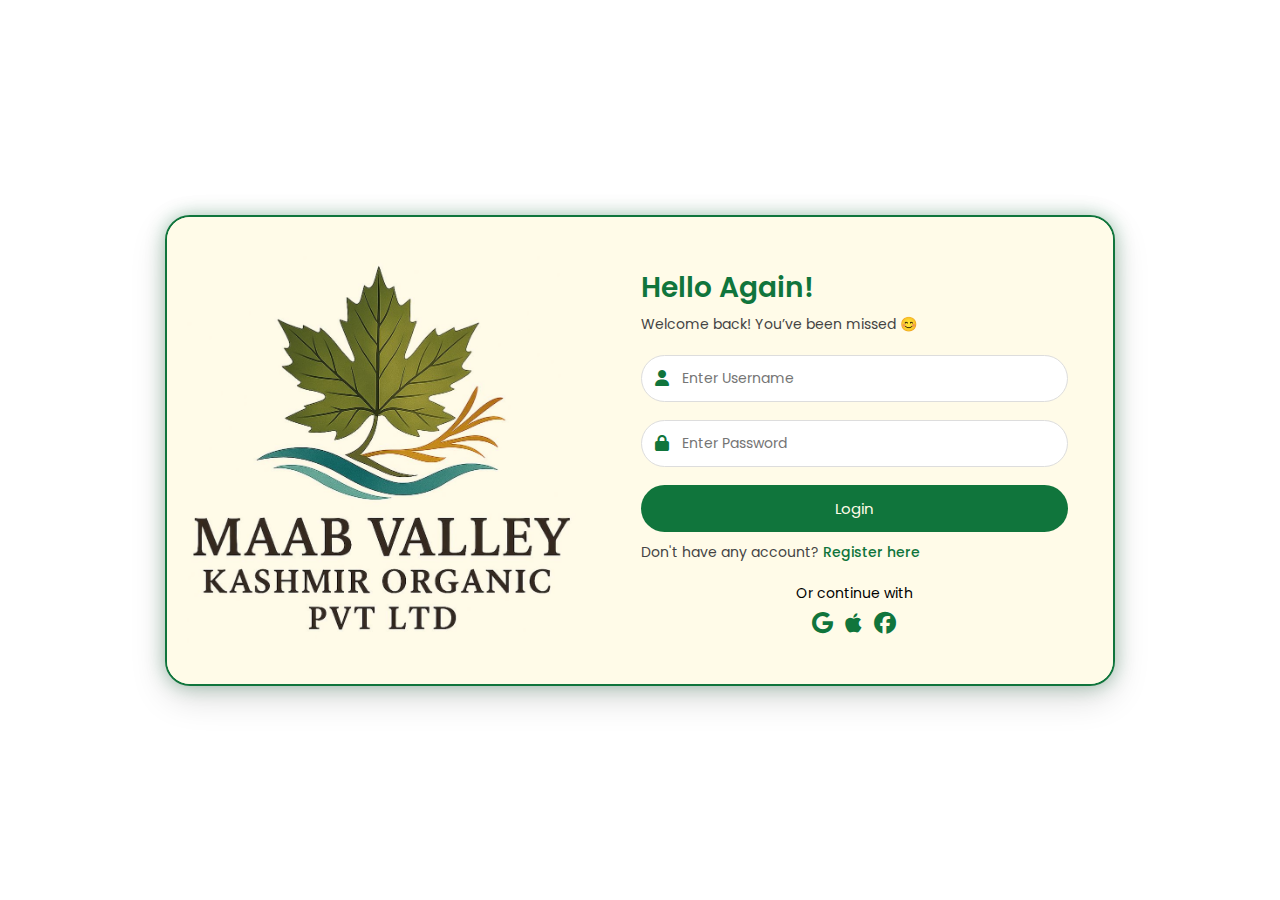
<file: login.html>
<!DOCTYPE html>
<html lang="en">
<head>
    <meta charset="UTF-8">
    <meta name="viewport" content="width=device-width, initial-scale=1.0">
    <title>Login | MAAB VALLEY FOUNDATION</title>
    <link href="https://fonts.googleapis.com/css2?family=Poppins:wght@300;400;500;600&display=swap" rel="stylesheet">
<link rel="stylesheet" href="https://cdnjs.cloudflare.com/ajax/libs/font-awesome/6.5.0/css/all.min.css">
<style>
    *{margin:0;
         padding:0;
          box-sizing:border-box; font-family:"Poppins",sans-serif;
        }

    body{
        background:#fff;
        display:flex;
        align-items:center;
        justify-content:center;
        min-height:100vh;
        padding:20px;
    }

    .container{
        width:100%;
        max-width:950px;
        border-radius:25px;
        background:#fffbe8;
        display:flex;
        overflow:hidden;
        border:2px solid rgb(16,117,60);
        box-shadow:0px 12px 35px rgba(0,0,0,0.15),0px 0px 18px rgba(16,117,60,0.35);
    }

    .left{
        flex:1;
        background:#fffbe8;
        display:flex;
        justify-content:center;
        align-items:center;
        padding:20px;
    }

    .left img{
        width:100%;
        max-height:460px;
        object-fit:contain;
    }

    .right{
        flex:1.1;
        padding:50px 45px;
        background:#fffbe8;
        display:flex;
        flex-direction:column;
        justify-content:center;
    }

    h2{ color:rgb(16,117,60); font-size:28px; font-weight:600; margin-bottom:5px; }
    p{ color:#444; font-size:14px; margin-bottom:20px; }

    .input-box{
        width:100%; margin-bottom:18px; position:relative;
    }
    .input-box input{
        width:100%; padding:12px 40px; font-size:14px;
        border-radius:25px; border:1px solid #ddd; background:#fff;
    }
    .input-box i{
        color:rgb(16,117,60); position:absolute; top:50%; left:14px; transform:translateY(-50%);
    }

    .btn{
        width:100%; padding:12px; border:none; background:rgb(16,117,60);
        color:#fffbe8; border-radius:25px; font-size:15px; cursor:pointer;
    }

    a{color:rgb(16,117,60); font-weight:500; cursor:pointer; text-decoration:none;}
    a:hover{text-decoration:underline;}

    .social{text-align:center; margin-top:15px; font-size:14px;}
    .social-icons{display:flex; justify-content:center; margin-top:8px; gap:12px;}
    .social-icons i{font-size:22px; cursor:pointer; color:rgb(16,117,60);}

    /* Hide signup initially */
    #signupForm{ display:none; }

    @media(max-width:900px){
        .container{flex-direction:column; text-align:center;}
        .right{padding:30px;}
        .left img{max-height:260px;}
    }
    @media (max-width:425px) {
        .right{padding:1rem;}
    }
</style>
</head>
<body>
    <div class="container">
    
    <div class="left">
        <img src="web/images/farminglogo.png" alt="Login Image">
    </div>

    <div class="right">

        <!-- LOGIN FORM -->
        <div id="loginForm">
            <h2>Hello Again!</h2>
            <p>Welcome back! You’ve been missed 😊</p>

            <div class="input-box">
                <i class="fa-solid fa-user"></i>
                <input type="text" placeholder="Enter Username">
            </div>

            <div class="input-box">
                <i class="fa-solid fa-lock"></i>
                <input type="password" placeholder="Enter Password">
            </div>

            <button class="btn">Login</button>

            <p style="margin-top:10px;">Don't have any account? <a onclick="showSignup()">Register here</a></p>

            <div class="social">
                Or continue with
                <div class="social-icons">
                    <i class="fa-brands fa-google"></i>
                    <i class="fa-brands fa-apple"></i>
                    <i class="fa-brands fa-facebook"></i>
                </div>
            </div>
        </div>

        <!-- SIGNUP FORM -->
        <div id="signupForm">
            <h2>Create Account</h2>
            <p>Join us for a better experience 🌱</p>

            <div class="input-box">
                <i class="fa-solid fa-user"></i>
                <input type="text" placeholder="Enter Name">
            </div>

            <div class="input-box">
                <i class="fa-solid fa-envelope"></i>
                <input type="email" placeholder="Enter Email">
            </div>

            <div class="input-box">
                <i class="fa-solid fa-lock"></i>
                <input type="password" placeholder="Enter Password">
            </div>

            <button class="btn">Register</button>

            <p style="margin-top:10px;">Already have an account? <a onclick="showLogin()">Login</a></p>

            <div class="social">
                Or continue with
                <div class="social-icons">
                    <i class="fa-brands fa-google"></i>
                    <i class="fa-brands fa-apple"></i>
                    <i class="fa-brands fa-facebook"></i>
                </div>
            </div>
        </div>

    </div>
</div>

<script>
function showSignup(){
    document.getElementById("loginForm").style.display = "none";
    document.getElementById("signupForm").style.display = "block";
}

function showLogin(){
    document.getElementById("signupForm").style.display = "none";
    document.getElementById("loginForm").style.display = "block";
}
</script>


</body>
</html>
</file>
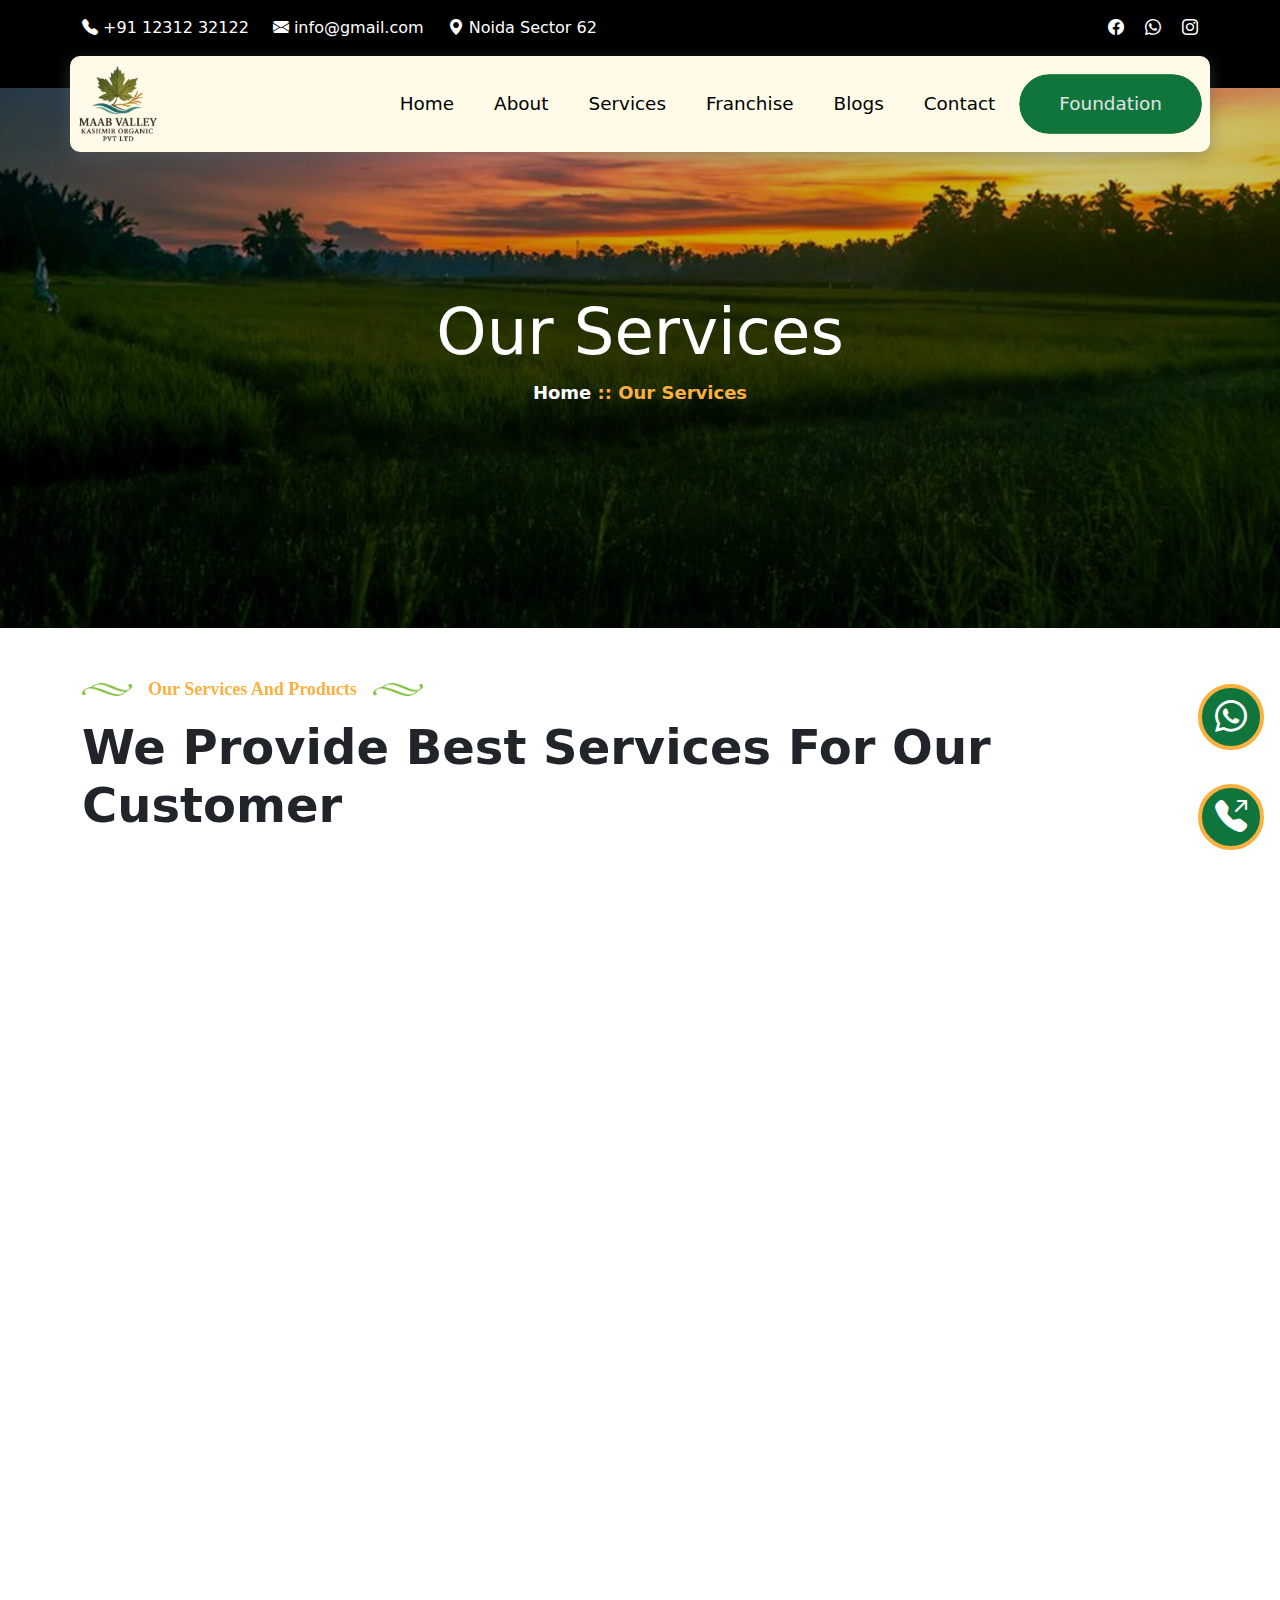
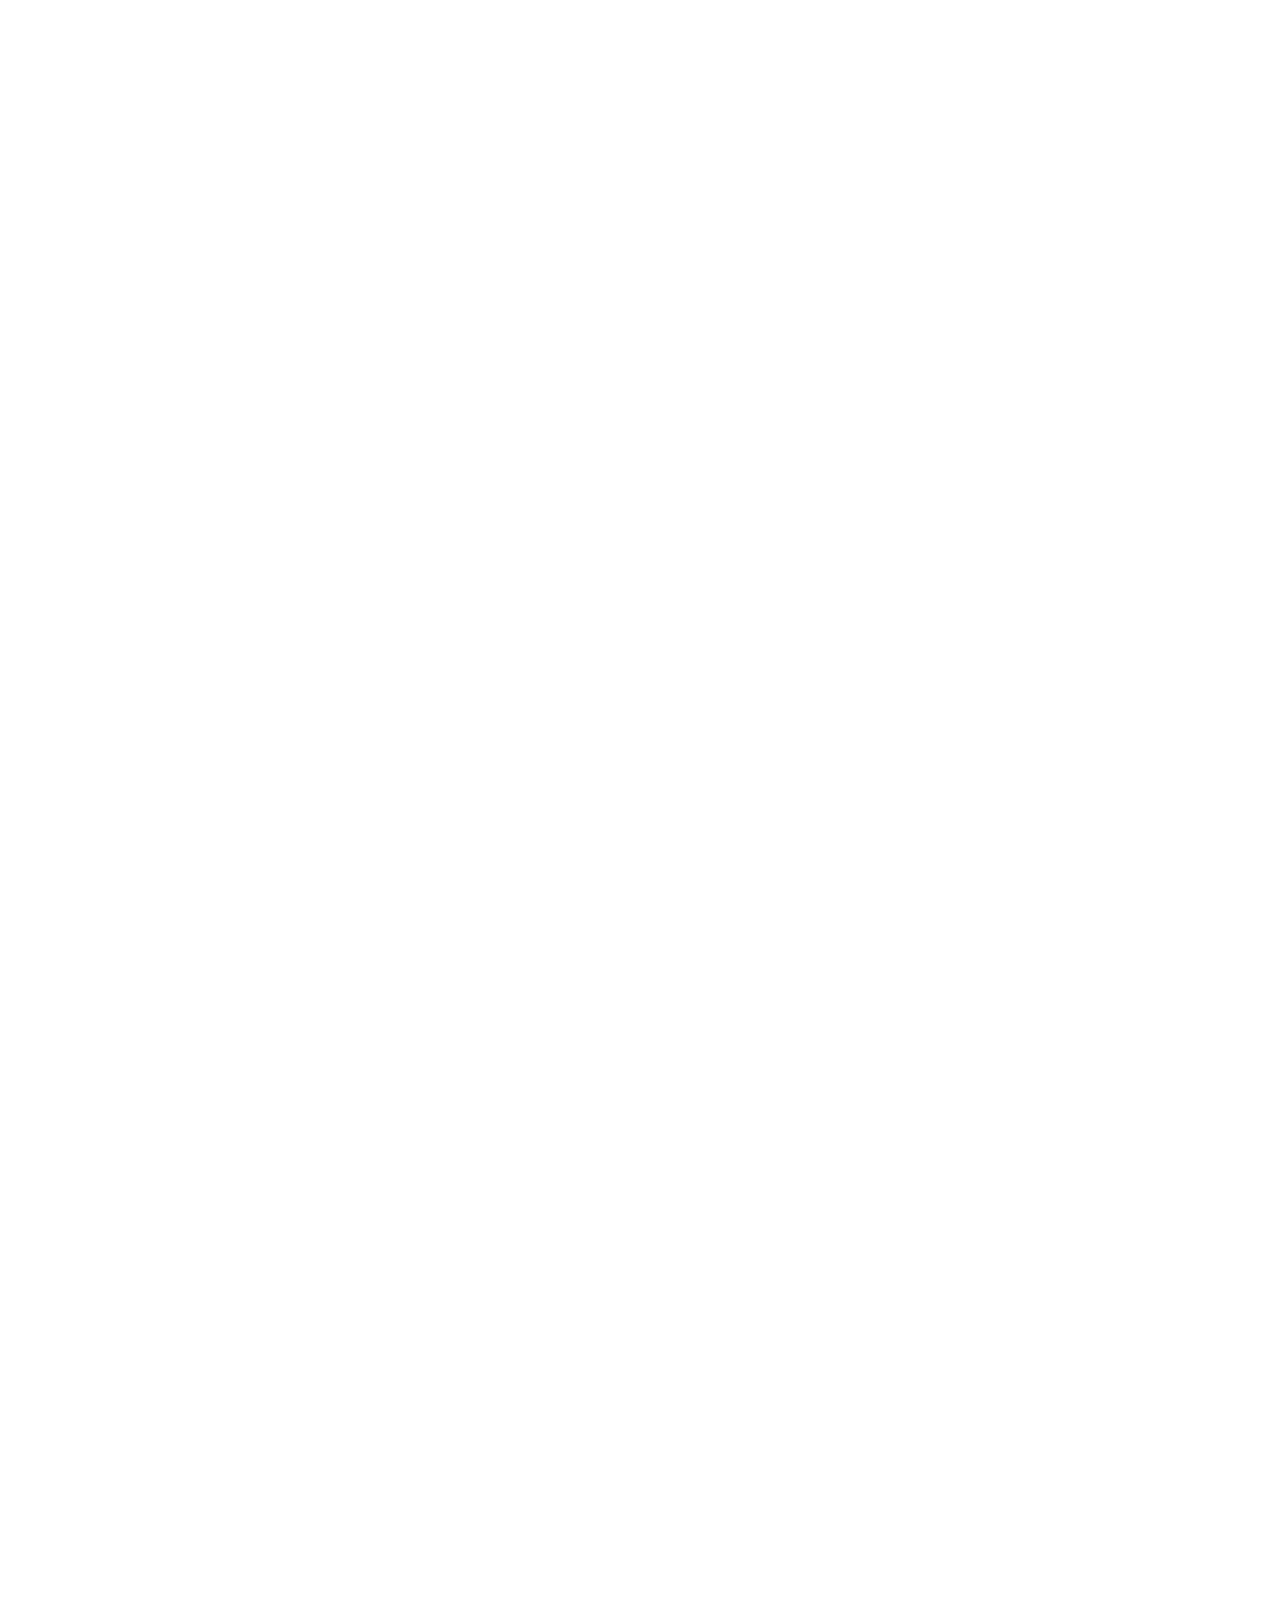
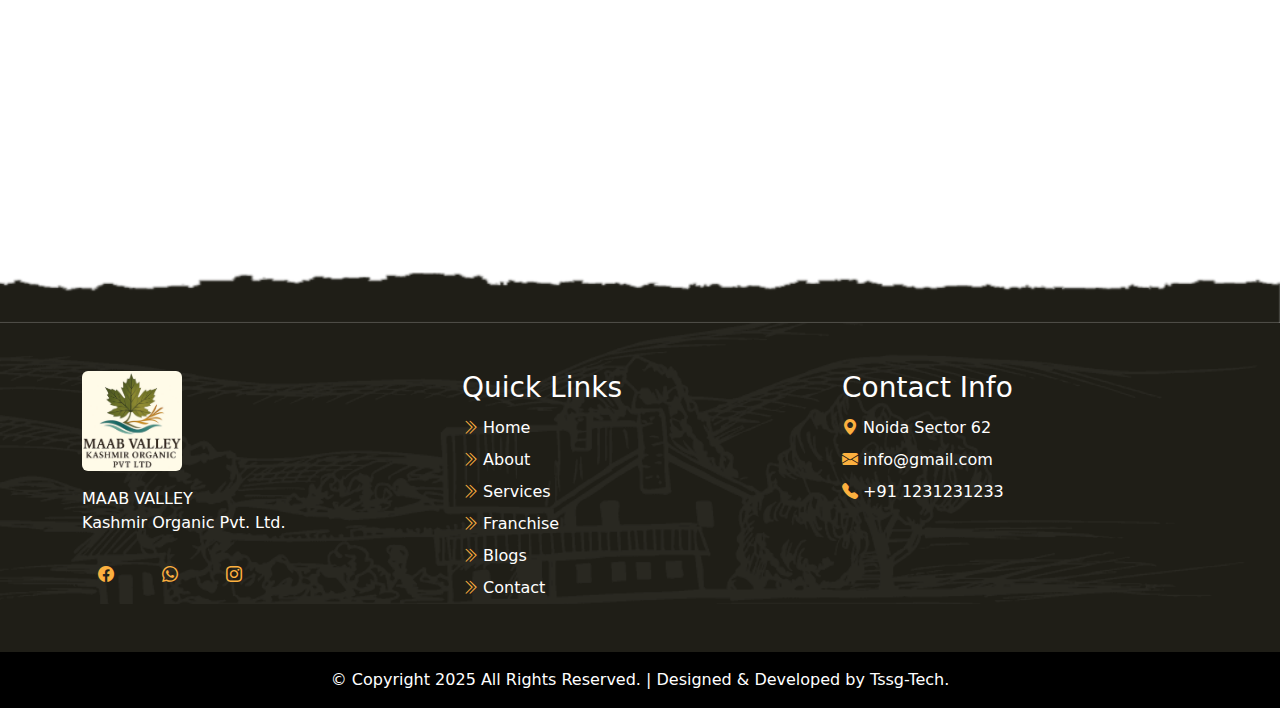
<file: services.html>
<!DOCTYPE html>
<html lang="en">
<head>
    <meta charset="UTF-8">
    <meta name="viewport" content="width=device-width, initial-scale=1.0">
    <title>MAAB VALLEY</title>
    <link rel="icon" type="images/png" href="web/images/farminglogo.png">
    <link rel="stylesheet" href="web/css/style.css" />
    <link rel="stylesheet" href="https://cdn.jsdelivr.net/npm/bootstrap@5.3.8/dist/css/bootstrap.min.css" />
    <link rel="stylesheet" href="https://cdn.jsdelivr.net/npm/bootstrap-icons@1.13.1/font/bootstrap-icons.min.css" />
    <link href="https://unpkg.com/aos@2.3.1/dist/aos.css" rel="stylesheet">
</head>
<body>
     <!-- icons -->
    <section>
        <div class="whatsappbtn">
            <i class="bi bi-whatsapp"></i>
        </div>
        <div class="callbtn">
            <i class="bi bi-telephone-outbound-fill"></i>
        </div>
    </section>

    <!-- top nav -->
    <div class="topnav d-lg-block d-none">
        <div class="container d-flex align-items-start justify-content-between">
            <div class="d-flex align-items-center justify-content-between">
                <div class="me-4">
                    <i class="bi bi-telephone-fill"></i>
                    <a href="">+91 12312 32122</a>
                </div>
                <div class="me-4">
                    <i class="bi bi-envelope-fill"></i>
                    <a href="">info@gmail.com</a>
                </div>
                <div class="me-4">
                    <i class="bi bi-geo-alt-fill"></i>
                    <a href="">Noida Sector 62</a>
                </div>
            </div>
            <div class="topnavicons">
                <i class="bi bi-facebook"></i>
                <i class="bi bi-whatsapp"></i>
                <i class="bi bi-instagram"></i>
            </div>
        </div>
    </div>

    <!-- header -->
    <header class="">
        <div class="container d-flex align-items-center justify-content-between">
            <div>
                <img src="web/images/farminglogo.png" width="80" alt="" />
            </div>
            <div>
                <div class="mainheader d-lg-flex d-none align-items-center justify-content-between">
                    <ul class="d-flex align-items-center justify-content-between">
                        <li><a href="">Home</a></li>
                        <li><a href="">About</a></li>
                        <!-- <li class="dropdownn">
              <a href="#">Services <i class="bi bi-caret-down-fill"></i></a>
              <ul class="sublist">
                <li><a href="">Retail</a></li>
                <li><a href="">Partnership</a></li>
              </ul>
            </li> -->
                        <li><a href="">Services</a></li>
                        <li><a href="">Franchise</a></li>
                        <li><a href="">Blogs</a></li>
                        <li><a href="">Contact</a></li>

                    </ul>
                    <a href="" class="buttondesign ms-4"><span>Foundation</span></a>
                </div>
                <i class="bi bi-list d-lg-none" onclick="openMenu()" style="font-size: 2rem"></i>
            </div>
        </div>
    </header>

    <!-- menu -->
    <div class="menu d-lg-none">
        <img src="web/images/farminglogo.png" width="100px" class="mb-4 ms-3" alt="" />
        <ul class="mb-4">
            <li><a href="">Home</a></li>
            <li><a href="">About</a></li>
            <!-- <li><a href="">Retail</a></li>
      <li><a href="">Partnership</a></li> -->
            <li><a href="">Services</a></li>
            <li><a href="">Franchise</a></li>
            <li><a href="">Blogs</a></li>
            <li><a href="">Contact</a></li>
        </ul>
        <a href="" class="buttondesign ms-3"><span>Foundation</span></a>
        <div class="mt-4 ms-3">
            <span>Contact info</span>
            <div class="my-3">
                <div class="menuinfo">
                    <i class="bi bi-telephone-fill"></i>
                    <a href="">+91 12312 32122</a>
                </div>
                <div class="menuinfo">
                    <i class="bi bi-envelope-fill"></i>
                    <a href="">info@gmail.com</a>
                </div>
                <div class="menuinfo">
                    <i class="bi bi-geo-alt-fill"></i>
                    <a href="">Noida Sector 62</a>
                </div>
            </div>
            <div class="menuicons">
                <i class="bi bi-facebook"></i>
                <i class="bi bi-whatsapp"></i>
                <i class="bi bi-instagram"></i>
            </div>
        </div>
    </div>

    <!-- small banner -->
    <section class="smallbanner">
        <div class="smallbannerdiv">
            <h1>Our Services</h1>
            <p>Home <span>:: Our Services</span></p>
        </div>
    </section>

    <!-- services -->
      <section class="my-5 pb-5 overflow-hidden">
    <div class="container">
      <div data-aos="fade-right">
        <div class="d-flex align-items-center">
          <img src="web/images/sec-title.png" width="50" alt="">
          <p class="firstmainheading mx-3 mb-0">Our Services And Products</p>
          <img src="web/images/sec-title.png" width="50" alt="">
        </div>
        <h1 class="secondmainheading">We Provide Best Services For Our Customer</h1>
      </div>
      <div class="row py-5 gy-5">
        <div class="col-xl-4 col-md-6" data-aos="fade-up">
          <div class="servicecard">
            <div class="p-sm-5 p-3">
              <p class="firstmainheading">Organic & Sustainable Farming Solutions</p>
              <ul>
                <li><span class="text-success fw-bold">-></span> Organic crop cultivation (vegetables, pulses, herbs,
                  grains)</li>
                <li><span class="text-success fw-bold">-></span> Certification & training in organic farming</li>
                <li><span class="text-success fw-bold">-></span> Supply of bio-fertilizers, vermicompost, and natural
                  growth promoters</li>
              </ul>
            </div>
            <div class="demo">
              <div class="servicecardimg">
                <img src="web/images/aboutbimg1.jpg" class="img-fluid" alt="">
              </div>
              <div class="servicecardicon1">
                <img src="web/images/tractor.png" width="50" alt="">
              </div>
              <div class="servicecardicon2">
                <i class="bi bi-arrow-up-right"></i>
              </div>
            </div>
          </div>
        </div>
        <div class="col-xl-4 col-md-6" data-aos="fade-up">
          <div class="servicecard">
            <div class="p-sm-5 p-3">
              <p class="firstmainheading">Polyhouse & Protected Cultivation Projects</p>
              <ul>
                <li><span class="text-success fw-bold">-></span> Design, construction, and AMC</li>
                <li><span class="text-success fw-bold">-></span> Training in controlled environment cultivation</li>
                <li><span class="text-success fw-bold">-></span> Subsidy & scheme assistance for farmers</li>
              </ul>
            </div>
            <div class="demo">
              <div class="servicecardimg">
                <img src="web/images/aboutbimg1.jpg" class="img-fluid" alt="">
              </div>
              <div class="servicecardicon1">
                <img src="web/images/drone.png" width="50" alt="">
              </div>
              <div class="servicecardicon2">
                <i class="bi bi-arrow-up-right"></i>
              </div>
            </div>
          </div>
        </div>
        <div class="col-xl-4 col-md-6" data-aos="fade-up">
          <div class="servicecard">
            <div class="p-sm-5 p-3">
              <p class="firstmainheading">Hydroponic & Soilless Farming Systems</p>
              <ul>
                <li><span class="text-success fw-bold">-></span> Hydroponic kits setup (home & commercial scale)</li>
                <li><span class="text-success fw-bold">-></span> Drip irrigation systems</li>
                <li><span class="text-success fw-bold">-></span> Training & technical guidance</li>
              </ul>
            </div>
            <div class="demo">
              <div class="servicecardimg">
                <img src="web/images/aboutbimg1.jpg" class="img-fluid" alt="">
              </div>
              <div class="servicecardicon1">
                <img src="web/images/plant.png" width="50" alt="">
              </div>
              <div class="servicecardicon2">
                <i class="bi bi-arrow-up-right"></i>
              </div>
            </div>
          </div>
        </div>
        <div class="col-xl-4 col-md-6" data-aos="fade-up">
          <div class="servicecard">
            <div class="p-sm-5 p-3">
              <p class="firstmainheading"> Open Cultivation & Cluster Farming</p>
              <ul>
                <li><span class="text-success fw-bold">-></span> Land mapping & crop planning</li>
                <li><span class="text-success fw-bold">-></span> Collective input procurement</li>
                <li><span class="text-success fw-bold">-></span>  Cluster management & buy-back partnerships</li>
              </ul>
            </div>
            <div class="demo">
              <div class="servicecardimg">
                <img src="web/images/aboutbimg1.jpg" class="img-fluid" alt="">
              </div>
              <div class="servicecardicon1">
                <img src="web/images/drone.png" width="50" alt="">
              </div>
              <div class="servicecardicon2">
                <i class="bi bi-arrow-up-right"></i>
              </div>
            </div>
          </div>
        </div>
        <div class="col-xl-4 col-md-6" data-aos="fade-up">
          <div class="servicecard">
            <div class="p-sm-5 p-3">
              <p class="firstmainheading"> Rooftop Gardening & Urban Green Solutions</p>
              <ul>
                <li><span class="text-success fw-bold">-></span> Rooftop garden setup & maintenance</li>
                <li><span class="text-success fw-bold">-></span>  Kitchen garden kits (DIY)</li>
                <li><span class="text-success fw-bold">-></span> Training & seasonal plant support</li>
              </ul>
            </div>
            <div class="demo">
              <div class="servicecardimg">
                <img src="web/images/aboutbimg1.jpg" class="img-fluid" alt="">
              </div>
              <div class="servicecardicon1">
                <img src="web/images/plant.png" width="50" alt="">
              </div>
              <div class="servicecardicon2">
                <i class="bi bi-arrow-up-right"></i>
              </div>
            </div>
          </div>
        </div>
        <div class="col-xl-4 col-md-6" data-aos="fade-up">
          <div class="servicecard">
            <div class="p-sm-5 p-3">
              <p class="firstmainheading"> Nursery & Floriculture Projects</p>
              <ul>
                <li><span class="text-success fw-bold">-></span> Flower, herbal & ornamental plant nurseries</li>
                <li><span class="text-success fw-bold">-></span> Seasonal sapling supply</li>
                <li><span class="text-success fw-bold">-></span> Training in floriculture & plant management</li>
              </ul>
            </div>
            <div class="demo">
              <div class="servicecardimg">
                <img src="web/images/aboutbimg1.jpg" class="img-fluid" alt="">
              </div>
              <div class="servicecardicon1">
                <img src="web/images/drone.png" width="50" alt="">
              </div>
              <div class="servicecardicon2">
                <i class="bi bi-arrow-up-right"></i>
              </div>
            </div>
          </div>
        </div>
      <div class="col-xl-4 col-md-6" data-aos="fade-up">
          <div class="servicecard">
            <div class="p-sm-5 p-3">
              <p class="firstmainheading"> Cold Storage & Value Chain Services</p>
              <ul>
                <li><span class="text-success fw-bold">-></span> Mini & community cold storage setup</li>
                <li><span class="text-success fw-bold">-></span> Sorting, grading & packaging services</li>
                <li><span class="text-success fw-bold">-></span> Market linkages & distribution partnerships</li>
              </ul>
            </div>
            <div class="demo">
              <div class="servicecardimg">
                <img src="web/images/aboutbimg1.jpg" class="img-fluid" alt="">
              </div>
              <div class="servicecardicon1">
                <img src="web/images/drone.png" width="50" alt="">
              </div>
              <div class="servicecardicon2">
                <i class="bi bi-arrow-up-right"></i>
              </div>
            </div>
          </div>
        </div>
        <div class="col-xl-4 col-md-6" data-aos="fade-up">
          <div class="servicecard">
            <div class="p-sm-5 p-3">
              <p class="firstmainheading">Farmer Training & Capacity Building</p>
              <ul>
                <li><span class="text-success fw-bold">-></span> Organic & hydroponic farming training</li>
                <li><span class="text-success fw-bold">-></span> Waste management & composting</li>
                <li><span class="text-success fw-bold">-></span> Agri-marketing & business development</li>
              </ul>
            </div>
            <div class="demo">
              <div class="servicecardimg">
                <img src="web/images/aboutbimg1.jpg" class="img-fluid" alt="">
              </div>
              <div class="servicecardicon1">
                <img src="web/images/plant.png" width="50" alt="">
              </div>
              <div class="servicecardicon2">
                <i class="bi bi-arrow-up-right"></i>
              </div>
            </div>
          </div>
        </div>
        <div class="col-xl-4 col-md-6" data-aos="fade-up">
          <div class="servicecard">
            <div class="p-sm-5 p-3">
              <p class="firstmainheading">Joint Venture & PPP Projects</p>
              <ul>
                <li><span class="text-success fw-bold">-></span> Agro-tourism projects</li>
                <li><span class="text-success fw-bold">-></span> Processing units & agri startups</li>
                <li><span class="text-success fw-bold">-></span> Rural employment & entrepreneurship</li>
              </ul>
            </div>
            <div class="demo">
              <div class="servicecardimg">
                <img src="web/images/aboutbimg1.jpg" class="img-fluid" alt="">
              </div>
              <div class="servicecardicon1">
                <img src="web/images/drone.png" width="50" alt="">
              </div>
              <div class="servicecardicon2">
                <i class="bi bi-arrow-up-right"></i>
              </div>
            </div>
          </div>
        </div>
        <div class="col-xl-4 col-md-6" data-aos="fade-up">
          <div class="servicecard">
            <div class="p-sm-5 p-3">
              <p class="firstmainheading">AMC & Technical Support Services</p>
              <ul>
                <li><span class="text-success fw-bold">-></span> Annual maintenance contracts (AMC) & on-demand support</li>
                <li><span class="text-success fw-bold">-></span> Polyhouse repairs & maintenance</li>
                <li><span class="text-success fw-bold">-></span> Irrigation system servicing & technical upgrades</li>
              </ul>
            </div>
            <div class="demo">
              <div class="servicecardimg">
                <img src="web/images/aboutbimg1.jpg" class="img-fluid" alt="">
              </div>
              <div class="servicecardicon1">
                <img src="web/images/plant.png" width="50" alt="">
              </div>
              <div class="servicecardicon2">
                <i class="bi bi-arrow-up-right"></i>
              </div>
            </div>
          </div>
        </div>
      </div>
    </div>

  </section>

     <!-- footer -->
    <footer class="mt-5 py-5">
        <div class="footerdiv">
            <div class="container">
                <div class="row gy-5">
                    <div class="col-md-4">
                        <div class="footercompanyinfo">
                            <img src="web/images/farminglogo.png" width="100" class="rounded" alt="">
                            <p class="mt-3">MAAB VALLEY
                                <br>
                                Kashmir Organic Pvt. Ltd.
                            </p>
                            <div class="d-flex align-items-center gap-3 footercompanyicons">
                                <i class="bi bi-facebook"></i>
                                <i class="bi bi-whatsapp"></i>
                                <i class="bi bi-instagram"></i>
                            </div>
                        </div>
                    </div>
                    <div class="col-md-4">
                        <div>
                            <h3>Quick Links</h3>
                            <ul>
                                <li><a href=""><i class="bi bi-chevron-double-right"></i> Home</a></li>
                                <li><a href=""><i class="bi bi-chevron-double-right"></i> About</a></li>
                                <!-- <li><a href=""><i class="bi bi-chevron-double-right"></i> Retail</a></li>
      <li><a href=""><i class="bi bi-chevron-double-right"></i> Partnership</a></li> -->
                                <li><a href=""><i class="bi bi-chevron-double-right"></i> Services</a></li>
                                <li><a href=""><i class="bi bi-chevron-double-right"></i> Franchise</a></li>
                                <li><a href=""><i class="bi bi-chevron-double-right"></i> Blogs</a></li>
                                <li><a href=""><i class="bi bi-chevron-double-right"></i> Contact</a></li>
                            </ul>
                        </div>
                    </div>

                    <div class="col-md-4">
                        <div class="contactinfo">
                            <h3>Contact Info</h3>
                            <div class="d-flex flex-column">
                                <a href=""><i class="bi bi-geo-alt-fill"></i> Noida Sector 62</a>
                                <a href=""><i class="bi bi-envelope-fill"></i> info@gmail.com</a>
                                <a href=""><i class="bi bi-telephone-fill"></i> +91 1231231233</a>
                            </div>
                        </div>
                    </div>
                </div>
            </div>
        </div>
    </footer>
    <div class="footerbottom p-3 bg-black text-white text-center">
        <p class="mb-0">© Copyright 2025 All Rights Reserved. | Designed & Developed by <a href="https://tssgtech.com"
                class="text-white">Tssg-Tech.</a></p>
    </div>


     <script src="web/js/script.js"></script>
    <script src="https://cdn.jsdelivr.net/npm/bootstrap@5.3.8/dist/js/bootstrap.bundle.min.js"></script>
    <script src="https://unpkg.com/aos@2.3.1/dist/aos.js"></script>

    <script type="text/javascript">
        AOS.init();
    </script>
</body>
</html>
</file>
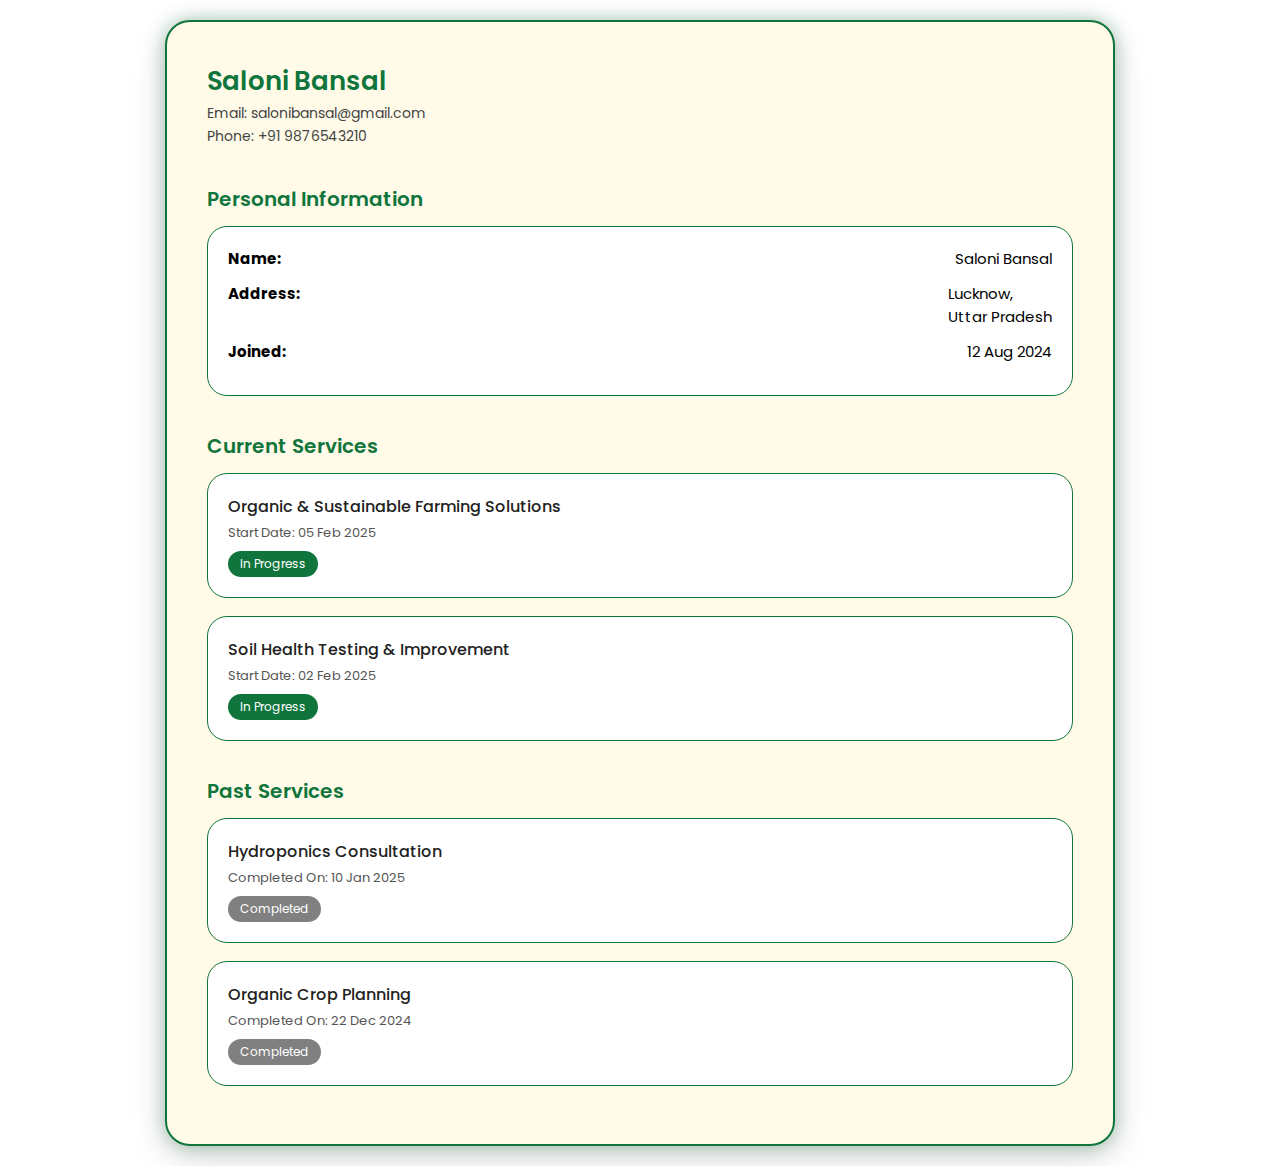
<file: userprofile.html>
<!DOCTYPE html>
<html lang="en">
<head>
    <meta charset="UTF-8">
    <meta name="viewport" content="width=device-width, initial-scale=1.0">
    <title>User Profile | MAAB VALLEY FOUNDATION</title>

    <link href="https://fonts.googleapis.com/css2?family=Poppins:wght@300;400;500;600&display=swap" rel="stylesheet">
    <link rel="stylesheet" href="https://cdnjs.cloudflare.com/ajax/libs/font-awesome/6.5.0/css/all.min.css">

    <style>
        *{margin:0; padding:0; box-sizing:border-box; font-family:"Poppins",sans-serif;}

        body{
            background:#fff;
            display:flex;
            align-items:center;
            justify-content:center;
            min-height:100vh;
            padding:20px;
        }

        .profile-container{
            width:100%;
            max-width:950px;
            border-radius:25px;
            background:#fffbe8;
            overflow:hidden;
            border:2px solid rgb(16,117,60);
            box-shadow:0px 12px 35px rgba(0,0,0,0.15), 0px 0px 18px rgba(16,117,60,0.35);
            padding:40px;
        }

        @media (max-width:425px) {
            .profile-container{
padding: 16px;
            }
        }
        .profile-header{
            display:flex;
            gap:25px;
            align-items:center;
        }

        .profile-header img{
            width:110px;
            height:110px;
            border-radius:50%;
            object-fit:cover;
            border:3px solid rgb(16,117,60);
            background:white;
        }

        .profile-header h2{
            font-size:26px;
            font-weight:600;
            color:rgb(16,117,60);
        }

        .profile-header p{
            font-size:14px;
            color:#444;
            margin:2px 0;
        }

        .section-title{
            margin-top:35px;
            margin-bottom:12px;
            font-size:20px;
            font-weight:600;
            color:rgb(16,117,60);
        }

        .info-box, .service-box{
            background:white;
            border-radius:20px;
            border:1px solid rgb(16,117,60);
            padding:20px;
            margin-bottom:18px;
        }

        .info-row{
            display:flex;
            justify-content:space-between;
            margin-bottom:12px;
        }

        .info-row p{
            margin:0;
            font-size:15px;
        }

        .service-title{
            font-size:16px;
            font-weight:500;
            color:#222;
        }

        .service-date{
            font-size:13px;
            color:#555;
            margin-top:4px;
        }

        .status{
            margin-top:8px;
            display:inline-block;
            padding:4px 12px;
            border-radius:15px;
            font-size:12px;
            color:white;
        }

        .in-progress{ background:rgb(16,117,60); }
        .completed{ background:gray; }

        @media(max-width:768px){
            .profile-header{flex-direction:column; text-align:center;}
        }
    </style>
</head>

<body>

<div class="profile-container">

    <!-- Profile Header -->
    <div class="profile-header">
        <!-- <img src="https://via.placeholder.com/120" alt="User"> -->
        <div>
            <h2>Saloni Bansal</h2>
            <p>Email: salonibansal@gmail.com</p>
            <p>Phone: +91 9876543210</p>
        </div>
    </div>

    <!-- Personal Info -->
    <div class="section-title">Personal Information</div>
    <div class="info-box">
        <div class="info-row">
            <p><b>Name:</b></p>
            <p>Saloni Bansal</p>
        </div>

        <div class="info-row">
            <p><b>Address:</b></p>
            <p>Lucknow,
                <br>
                Uttar Pradesh</p>
        </div>

        <div class="info-row">
            <p><b>Joined:</b></p>
            <p>12 Aug 2024</p>
        </div>
    </div>

    <!-- Current Services -->
    <div class="section-title">Current Services</div>

    <div class="service-box">
        <p class="service-title">Organic & Sustainable Farming Solutions</p>
        <p class="service-date">Start Date: 05 Feb 2025</p>
        <span class="status in-progress">In Progress</span>
    </div>

    <div class="service-box">
        <p class="service-title">Soil Health Testing & Improvement</p>
        <p class="service-date">Start Date: 02 Feb 2025</p>
        <span class="status in-progress">In Progress</span>
    </div>

    <!-- Past Services -->
    <div class="section-title">Past Services</div>

    <div class="service-box">
        <p class="service-title">Hydroponics Consultation</p>
        <p class="service-date">Completed On: 10 Jan 2025</p>
        <span class="status completed">Completed</span>
    </div>

    <div class="service-box">
        <p class="service-title">Organic Crop Planning</p>
        <p class="service-date">Completed On: 22 Dec 2024</p>
        <span class="status completed">Completed</span>
    </div>

</div>

</body>
</html>
</file>
<file: web/css/style.css>
*{
    padding: 0;
    margin: 0;
    box-sizing: border-box;
}
a{
    text-decoration: none !important;

}
ul{
    padding-left: 0 !important;
    margin-bottom: 0 !important;
}
li{
    list-style: none;
}

/* icons btn */
.whatsappbtn, .callbtn{
    position: fixed;
     right: 1rem;
    color: #fff;
    background-color: rgb(16, 117, 60);
    border: 4px solid rgb(252, 176, 63);
    padding:0.3rem 0.8rem;
    font-size: 2rem;
    border-radius: 50%;
    z-index: 99;
    
}
@keyframes lift2 {
    0%, 100%, 20%, 50%, 80%{
        transform: translateY(0);
    }
    40%{
        transform: translateY(-5px);
    }
     60%{
        transform: translateY(-10px);
    }
}
@keyframes shake {
  0%, 100% {
    transform: rotate(0deg) scale(0.9);
  }
  15%, 45%, 75% {
    transform: rotate(-5deg) scale(1.02);
  }
  30%, 60%, 90% {
    transform: rotate(5deg) scale(1.02);
  }
}
.whatsappbtn{
animation: lift2 1s ease infinite;
 bottom: 150px;
}
.callbtn{
  
     bottom: 50px;
}
.callbtn:hover{
animation: shake 1s ease-in-out infinite;
}
.firstmainheading{
  text-transform: capitalize;
  font-weight: bold;
  font-size: 18px;
    font-family: "Edu NSW ACT Hand Pre", cursive;
    color: rgb(252, 176, 63);
}
.secondmainheading{
font-size: 3rem;
font-weight: bold;
margin: 1rem 0;
}
@media (max-width:768px) {
    .secondmainheading{
font-size: 2rem;
}
}
.greytext{
    color: #666666;
}
.buttondesign{
    color: rgb(227, 227, 227) !important;
    background-color: rgb(131, 192, 66);
    padding: 1rem 2.5rem;
    border-radius: 30px;
    position: relative;
    overflow: hidden !important;
    transition: 1s ease-in-out;
    /* z-index: -1; */
    clip-path: inset(0 round 30px);
}
.buttondesign span{
    position: relative;
    z-index: 2;
}
.buttondesign::before{
    content: "";
    position: absolute;
    height:50%;
    width: 100%;
    top: 0;
    left: 0;
    background-color: rgb(16, 117, 60);
    border-radius: 30px 30px 0 0;
    transition: 0.3s;
     z-index: 1;
}
.buttondesign::after{
    content: "";
    position: absolute;
    height: 50%;
    width: 100%;
    bottom: 0;
    left: 0;
    background-color: rgb(16, 117, 60);
    border-radius: 0 0 30px 30px;
    transition: 0.3s;
     z-index: 1;
}
.buttondesign:hover::after,.buttondesign:hover::before{
  height:0;
}

/* menu */
.menu{
    width: 280px;
    height: 100vh;
  padding: 1rem 0;  
    line-height: 1.8;
    position: fixed;
    left: -350px;
    top: 0;
    z-index:99;
background-color: #fffbe8;
transition: 0.3s;
overflow-y: scroll;
border-right: 2px solid rgb(252, 176, 63);
}
.menu.open{
    left: 0;
}
.menu li{
    padding: 0.5rem 1rem;
border-bottom: 2px solid lightgrey;
transition: 0.3s;
}
.menu li:hover{
    background-color: rgb(252, 176, 63);
}
.menu a{
    color: #000;
    transition: 0.3s;
}
.menu li:hover a{
color: #fff;
}
.menuicons {
  perspective: 600px; /* gives depth for 3D effect */
}
.menuicons i{
margin-right: 1rem;
background-color: rgb(252, 176, 63);
padding:0.6rem 1rem;
color: #fff;
border-radius: 50%;
transition: transform 0.8s ease-in-out; /* smoother and visible */
  transform-style: preserve-3d;
  display: inline-block;
}

.menuicons i:hover {
  transform: rotateY(360deg); /* full visible spin */
  background-color: rgb(252, 176, 63);

}
.menuinfo:hover a , .menuinfo:hover i {
color: rgb(252, 176, 63) !important;
}

/* top nav */
.topnav {
    background-color: #000;
    color: #fff;
    padding: 1rem 0 3rem 0;
}
.topnav a{
color: #fff;
}

/* header */
header{
width: 100%;
left: 50%;
   transform: translate(-50%, -2rem);
   position: absolute;
   z-index: 2;
}
header img , .menu img{
  cursor: pointer;
}
header.sticky{
    /* position: sticky; */
position: fixed;
    top:1rem;
   left: 0;
    transform: translateY(0); /* 👈 smooth drop-down effect */

}
@media (max-width:576px) {
    header.sticky{
   top: 0;
}
}
header .container{
    background-color: #fffbe8;
    border-radius: 10px;
    padding: 0.5rem;
    box-shadow: 0px 4px 16px rgba(101, 101, 101, 0.427);
}
.topnavicons i{
    margin-left: 1rem;
}
.dropdownn{
    position: relative;
 
}
.dropdownn::after {
  content: "";
  position: absolute;
  top: 100%;
  left: 0;
  width: 100%;
  height: 15px; /* height of invisible hover area (gap space) */
  background: transparent;
}
.dropdownn ul li{
    margin-left: 0;
}
.sublist{
    position: absolute;
opacity: 0;
visibility: hidden;
left: -1rem;
transform: translateY(50%);
z-index: -1;
    background-color: #fff;
    transition: 0.3s;
    width: 200px;
    border: 2px solid whitesmoke;
    box-shadow: 0px 4px 16px rgba(128, 128, 128, 0.379);

}
.sublist li{
    border-bottom: 2px solid lightgrey;
    padding: 0.65rem;
}
.dropdownn:hover .sublist{
opacity: 1;
visibility: visible;
transform: translateY(15px);
z-index: 2;
}
.sublist li:hover{
background-color: rgb(252, 176, 63);
}
.sublist li:hover a{
color: #fff !important;
}
@media (max-width:1200px) {
header{
   transform: translate(-50%, 1rem);
}
}
@media (max-width:768px) {
    .topnavicons i{
    margin-left: 0;
    margin-right: 1rem;
}
}

@media (max-width:576px) {
header{
   position: relative;
   left: 0;
   transform: none;
}
header .container{
    border-radius: 0;
}
}
.mainheader li{
    margin-left: 2.5rem;
}
.mainheader a{
   font-size: 1.15rem; 
   color: #000;
   transition: 0.3s;
}
.mainheader li:hover a{
    color: rgb(252, 176, 63);
}


/* about  */
.aboutsection{
  background-image: url(../images/about2.png);
  background-position: right bottom;
  background-repeat: no-repeat;
}
/* @media (max-width:992px) {
    .aboutsection{
        background-position: right top;
    }
} */
.aboutbimg2, .aboutbimg1{
position: relative;
border-radius: 10px;
width: fit-content;
}
.aboutbimg1{
    z-index: 1;
}
@media (max-width:576px) {
    .aboutbimg1{
        width: 100%;
    }
}
.aboutbimg2{
    z-index: -1;
    transform: translate(15%, -15%);
}

.counteddiv{
transform: translateY(-200%);
    background-color: #fff;
    /* border: 2px solid red; */
    width: fit-content;
    padding:1rem 2rem;
    border-radius: 10px 10px 0 10px;
    position: absolute;
box-shadow: rgba(0, 0, 0, 0.35) 0px 5px 15px;
animation: lift 0.8s ease infinite;
}
@keyframes lift {
    0%, 100%, 20%, 50%, 80%{
        transform: translateY(-200%);
    }
40%{
    transform: translateY(-200%) translateY(-5px);
}
60%{
    transform: translateY(-200%) translateY(-10px);
}
}
 .counteddiv::after {
  content: "";
  position: absolute;
  right: 0;
  margin-top: 1.1rem;
  /* bottom: 0; */
  width: 0;
  height: 0;
  border-left: 25px solid transparent;
  border-top: 25px solid #fff; /* color of triangle */
}

.counteddiv span{
font-size: 4rem;
color: rgb(16, 117, 60);
font-weight: 700;
}
.counteddiv p{
    font-weight: 700;
    color: rgb(252, 176, 63);
    margin-bottom: 0;
}


.abouticons > div h3{
    color: rgb(252, 176, 63);
    transition: 0.3s;
}
.abouticons > div:hover h3{
    color: rgb(131, 192, 66);
}


/* service cards */
.servicecard{
    /* border: 2px solid red; */
     box-shadow: 0px 4px 16px rgba(128, 128, 128, 0.379);
    border-top: 5px solid rgb(252, 176, 63);
    border-radius: 10px;
    overflow: hidden;
}
.demo{
    position: relative;
}
.servicecardicon1{
    padding: 1rem 0.5rem;
    position: absolute;
    top: 0;
    transform: translateY(-50%);
    right: 1rem;
    border-radius: 10px;
    border:3px solid rgb(252, 176, 63);
    background-color: #fff;
    transition: 0.6s;
}
.servicecardicon2{
     padding: 0.6rem 1rem;
    position: absolute;
    bottom: 50px;
    /* transform: translateY(15%); */
    left: 1rem;
    border-radius: 50%;
    border:3px solid rgb(252, 176, 63);
    background-color: #fff;
}
.servicecardicon2 i{
    font-size: 1.5rem;
}
.servicecard:hover .servicecardicon1{
    transform:translateY(-50%) rotate3d(0,1,0,180deg);
     background-color: rgb(252, 176, 63);
}
.servicecardimg img{
 border-radius: 0 0 10px 10px; 
 transition: 0.6s; 

}
.servicecardimg{
    border-radius: 0 0 10px 10px;
    position: relative;
    overflow: hidden;
}
.servicecardimg::after{
    content: "";
   background: linear-gradient(110deg, rgba(255, 255, 255, 0) 0%, rgba(255, 255, 255, 0.3) 50%, rgba(255, 255, 255, 0) 70%);
    transform: translateX(-100%) skewX(-15deg);
    transition: transform 0.6s 
ease;
    z-index: 99;
    pointer-events: none;
    height: 100%;
    width: 100%;
    position: absolute;
    top: 0;
    left: 0;
border-radius: 0 0 10px 10px;
}
.servicecard:hover .servicecardimg::after{
 transform: translateX(100%) skewX(-15deg);
}
.servicecard:hover .servicecardimg img{
    transform:rotate(3deg) scale(1.1);
}
.servicecard .firstmainheading{
    font-size: 1.5rem;
    color: rgb(16, 117, 60);
    transition: 0.3s;
}

.servicecard:hover .firstmainheading{
    color: rgb(252, 176, 63);
}

/* service description */
.price{
  font-size: 1.25rem;
  font-weight: 600;
}
.servicedesc{
  background-color: #00000081;
  backdrop-filter: blur(10px);
  position: fixed;
  top:0;
  left: 0;
  height: 100%;
  width:100%;
  display: none;
  align-items: center;
  justify-content: center;
  z-index: 999;
    overflow: scroll;
    padding: 1rem;
}
.servicedesc .container{
  background-color: #fff;
border-radius: 10px;
box-shadow: 0px 4px 16px rgb(16, 15, 15);
}
.imgdiv{
  position: relative;
}

.imgdiv .bi-arrow-left{
  position: absolute;
  top: 1rem;
  left: 1rem;
  font-size: 2rem;
  cursor: pointer;
}
/* our projects */

.ourproj .rows{
   background: rgb(16, 117, 60);
border-radius: 10px;
 box-shadow: 0px 4px 16px rgba(128, 128, 128, 0.379);
 background-image: url(../images/ourproj.png);
    background-position: bottom right;
    background-repeat: no-repeat;
    /* background-size: cover; */
}

.ourproj .rows .col{
   /* padding: 0;  */
   color: #fff;
}
.ourproj .rows .col ul li{
   line-height: 2;
}
.ourproj .rows .col img{
    border-radius: 10px;
}
/* footer */
.footercompanyinfo img{
  cursor: pointer;
}
footer{
    background-color: #1f1e17;
    color: #fff;
}
footer i{
    color: rgb(252, 176, 63);
}
.footerdiv{
    background-image: url(../images/footer-pattern-1.png);
    background-position: center ;
    background-size: cover;
    background-repeat: no-repeat;
position: relative;
line-height: 2;
}
.footerdiv::before{
content: "";
position: absolute;
top: -50px;
left: 0;
right: 0;
height: 50px;
background-image: url(../images/footertop.png);
 background-position: center ;
    background-size: cover;
    background-repeat: no-repeat;
}

footer ul li a , .contactinfo a{
    color: #fff;
}
.footercompanyicons i{
padding:0.5rem 1rem;
border-radius: 50%;
transition: 0.3s;
}

.footercompanyicons i:hover{
background-color: rgb(131, 192, 66);
color: #fff;
}
.footercompanyinfo p{
    line-height: 1.5;
}

/* testimonial */
.clientscard .col{
border-radius: 10px;
    background-color: #fff;
   box-shadow: 0px 4px 16px rgba(128, 128, 128, 0.379);
}
.clientscardimgdiv img{
    border-radius: 50%;
    border: 4PX solid #fff;
    position: relative;
}
.clientscardimgdiv{
    position: relative;
}
.clientscardimgdiv::before{
content: "";
    position: absolute;
  right: -6px;
    top: -45px;
    bottom: -6px;
    left: -6px;
    border-radius: 30px 0px 100px 100px;
    background-image: linear-gradient(to bottom, #82bf42, #65ad42, #4a9b41, #30883f, #11763c);

}
.clientscardimgdiv::after{
content: "";
    position: absolute;
    top: -45px;
    right: -26px;
 border-left: 20px solid #666666;
 border-top: 20px solid transparent;
}

/* contact form */


.contactform {
  background-color: rgb(16, 117, 60);
  color: #fff;
  position: relative;
  margin-bottom: 6rem;
}
@keyframes motion {
    0%{
        background-position: 0 0;
    }
    100%{
background-position: -1000px 0;
    }
}
.contactform::before{
    content: "";
    position: absolute;
top: -20px;
left: 0;
background-image: url(../images/contact-pattern-1.png);
background-repeat: repeat-x;
  background-size: contain;
background-size: auto 100%;
  height: 20px;
width: 100%;
animation: motion 10s linear infinite;
}
.contactform::after{
    content: "";
    position: absolute;
bottom: -20px;
left: 0;
background-image: url(../images/contactform-pattern-2.png);
background-repeat: repeat-x;
  background-size: contain;
  background-size: auto 100%;
height: 20px;
width: 100%;
animation: motion 10s linear infinite;
}

.contactformimg img {
  width: 100%;
  border-radius: 10px;
  object-fit: cover;
  transition: transform 0.5s ease;
}

.contactformimg img:hover {
  transform: scale(1.03);
}
/* @keyframes clockmove {
    0%,100%{
transform: translate(-15px, -50%)
    }
    50%{
      transform: translate(15px, -50%)
    }
}
@keyframes clockmove2 {
    0%,100%{
transform: rotate(5deg);
    }
    50%{
       transform: rotate(-5deg);
    }

}
.formicon{
    font-size: 4rem;
    background-color: rgb(131, 192, 66);
    color: #fff;
    border: 8px solid rgb(252, 176, 63);
    outline:6px solid #fff;
    outline-offset: 6px;
    width: fit-content;
    position: absolute;
    top: 50%;

    right: 0;
    transform: translateY(-50%);
    border-radius: 50%;
    padding: 1rem 2rem;
animation: clockmove 3s linear infinite;
}
.formicon::before{
    content: "";
    position: absolute;
    top: -300px;
    left: 50%;
    transform: translateX(-50%);
    background-color: rgb(252, 176, 63);
    height: 300px;
    width: 8px;
    animation: clockmove2 3s linear infinite;
}
@media (max-width:576px) {
    .formicon{
font-size: 2rem;
padding:0.5rem 1rem;
    }
} */


/* ✅ Wrapper that holds the entire pendulum */
.pendulum {
  position: absolute;
  top: 0;
  right: 3rem;
  transform: translateY(-50%);
  height: 320px;
  width: 8px;
  display: flex;
  justify-content: center;
  align-items: flex-end;
  transform-origin: top center;
  animation: swing 3s ease-in-out infinite;
}

/* ✅ The rod */
.pendulum::before {
  content: "";
  position: absolute;
  top: 0;
  left: 0;
  width: 8px;
  height: 270px;
  background-color: rgb(252, 176, 63);
  border-radius: 4px;
}

/* ✅ The round icon (the hanging ball) */
.formicon {
  font-size: 3rem;
  background-color: rgb(131, 192, 66);
  color: #fff;
  border: 8px solid rgb(252, 176, 63);
  outline: 6px solid #fff;
  outline-offset: 6px;
  border-radius: 50%;
  padding: 1rem 2rem;
  display: inline-flex;
  justify-content: center;
  align-items: center;
  z-index: 2;
}

/* ✅ Smooth swinging animation */
@keyframes swing {
  0% {
    transform: rotate(10deg);
  }
  50% {
    transform: rotate(-10deg);
  }
  100% {
    transform: rotate(10deg);
  }
}

/* 🔹 Responsive size for mobile */
@media (max-width: 576px) {
  .formicon {
    font-size: 1.8rem;
    padding: 0.5rem 1rem;
  }

  .pendulum {
    right: 2rem;
    height: 240px;
  }

  .pendulum::before {
    height: 200px;
  }
}

.contactformform {
  background-color: #fff;
  border-radius: 20px;
}

.contactformform form input,
.contactformform form textarea,
.contactformform form select {
  border-radius: 10px;
  border: none;
  background-color: #f7f7f7;
  width: 100%;
  padding: 1rem 1.2rem;
  margin-bottom: 1rem;
  font-size: 1rem;
  transition: box-shadow 0.3s ease;
}

.contactformform form input:focus,
.contactformform form textarea:focus,
.contactformform form select:focus {
  outline: none;
  box-shadow: 0 0 10px rgba(16, 117, 60, 0.4);
}

.contactformform .buttondesign {
  display: inline-block;
  background-color: rgb(16, 117, 60);
  color: #fff;
  border: none;
  padding: 0.9rem 2rem;
  border-radius: 50px;
  text-decoration: none;
  font-weight: 600;
  letter-spacing: 0.5px;
  transition: all 0.3s ease;
}

.contactformform .buttondesign:hover {
  background-color: #0d804a;
  transform: translateY(-3px);
  box-shadow: 0px 6px 15px rgba(0, 0, 0, 0.2);
}

.contactformform  .secondmainheading {
  font-size: 2rem;
  color: rgb(16, 117, 60);
  font-weight: 700;
}

/* .contactformform  .firstmainheading {
  font-size: 1.1rem;
  color: rgb(16, 117, 60);
  font-weight: 500;
} */

/* 🌐 Responsive Design */
@media (max-width: 991px) {
  .contactformform {
    margin-top: 2rem;
  }

 .contactformform .secondmainheading {
    font-size: 1.6rem;
  }

 .contactformform .buttondesign {
    width: 100%;
    text-align: center;
  }
}
















/* About page */
.smallbanner{
  background-image: url(../images/smallbannerimg.jpg);
  background-repeat: no-repeat;
  background-position: center top;
 background-size: cover;
 height: 60vh;
 
}
.smallbannerdiv{
  background-color: rgba(0, 0, 0, 0.201);
  height: 100%;
  width: 100%;
  color: #fff;
  display: flex;
  align-items: center;
  justify-content: center;
  flex-direction: column
}
.smallbannerdiv h1{
  font-size: 4rem;
}
.smallbannerdiv p{
  font-size: 18px;
  font-weight: 600;
}
.smallbannerdiv span{
  color: rgb(252, 176, 63);
}

/* get to know us */
.gtkussection{
  background-image: url(../images/about2.png);
}
@keyframes abimg2lift {
  0%,100%,20%,50%,80%{
transform: translateY(0);
  }
  40%{
    transform: translateY(-5px);
  }
  60%{
    transform: translateY(-10px);
  }
}
.apimgdiv{
  position: relative;
}
.apimgdiv::after{
content: "";
position: absolute;
bottom: 0;
right: 0;
height:100%;
width: 100%;
background-image: url(../images/about-one_tomato.png);
background-repeat: no-repeat;
background-position: center bottom;
animation: abimg2lift 0.8s ease infinite ;
}

/* mission */
@media (min-width:1440px) {
  .misssioncontainer{
  width: 90%;
}
}
.missiondives .missions{
  border: 2px solid rgb(252, 176, 63);
  padding: 2rem;
  border-radius: 50% 50% 0 0;
  display: flex;
  align-items: center;
  justify-content: center;
  flex-direction: column;
 background-color: rgb(254 225 182);
  transition: 0.3s;
}
.missiondives .missions h6{
  margin-top: 1rem;
  font-weight: 600;
  font-size: 18px;
}
.missiondives .missions:hover{
background-color: rgb(131, 192, 66);
}
.missiondives .missions:hover h6{
color: #fff;
}


/* vission */
.vissionimgbig{
  border-radius: 10px 10px 150px 20px;
}
.vissionimgbig img{
  border-radius: 10px 10px 150px 20px;
}
.vissionimg{
position: absolute;
left: 0;
bottom: 0;
background-color: rgb(252, 176, 63);
color: #fff;
border-radius: 20px 0 20px 20px;
padding: 1rem;
border: 5px solid #fff;
}
.vissionimgp{
  font-size: 1.5rem;
  margin-left: 1rem;
      font-family: "Edu NSW ACT Hand Pre", cursive;
}


/* our team */
.myteamdivframe {
  perspective: 1000px;
  width: 100%;           /* change as needed */
     aspect-ratio:4/5;
}

.myteamdiv {
  position: relative;
  transition: transform 1s;
  transform-style: preserve-3d;
  width: 100%;
  height: 100%;

}

.frontdiv,
.backdiv {
  position: absolute;
  top: 0;
  left: 0;
  width: 100%;
  height: 100%;
  /* backface-visibility: hidden; */
}

/* Front side (Image) */
.frontdiv img {
  width: 100%;
  height: 100%;
  object-fit: cover;
  display: block;
  border-radius: 10px;
}

/* Back side (Content) */
.backdiv {
  background-color: rgba(16, 117, 60, 0.608);
  color: #fff;
  padding: 2rem;
  display: flex;
  align-items: center;
  justify-content: center;
  transform: rotateY(180deg);
  border-radius: 10px;
  overflow-y: scroll;
  backdrop-filter: blur(10px);
  backface-visibility: hidden;
}

/* Flip Effect */
.myteamdivframe:hover .myteamdiv {
  transform: rotateY(180deg);
}

/* documentations */
.docdiv{
/* border: 2px solid white; */
width: 100%;
height: 100%;
aspect-ratio: 1/1;
background-color: red;
border-radius: 10px 10px 0 0;
display: flex;
align-items: center;
justify-content: center;
text-align: center;
color: #fff;
flex-direction: column;
line-height: 1.1;
}

.docdiv span{
  font-size: 1.25rem;
  color: #fff;
  font-weight: 600;
  margin-bottom: 0;
}
.docdiv i{
  font-size: 2.5rem;
  color: #fff;
}

.documents{
  box-shadow: 0px 4px 16px grey;
  border-radius: 10px 10px 0 0;
  margin-bottom: 2rem;
  cursor: pointer;
}

.documents p{
  padding:1rem 0.5rem;
  font-size: 14px;
  text-transform:capitalize;
}





/* blog page */
.blogss{
  box-shadow: 0px 4px 16px rgba(101, 101, 101, 0.427);
}
.blogss .blogimgdiv{
overflow: hidden;
position: relative;
}
.blogss .blogimgdiv::after{
content: "";
background-color: rgba(0, 0, 0, 0.301);
position: absolute;
top: 0;
left: 0;
height: 100%;
width: 0;
transition: 0.3s;

}
.blogss .blogimgdiv img{
width: 100%;
transition: 0.6s;
}
.blogss,.blogss .blogimgdiv, .blogss .blogimgdiv img{
  border-radius: 10px 10px 0 0;
}
.blogtext p:first-child{
  font-size: 18px;
  font-weight: 600;
}
.paragraph {
   font-size: 14px;
   margin-bottom: 2rem;
   display: -webkit-box;
    -webkit-line-clamp: 3; /* Show only 3 lines */
    -webkit-box-orient: vertical;
    overflow: hidden;
}
.paragraph.expanded {
    -webkit-line-clamp: unset; /* Show full text */
}
.blogtext p i{
color: rgb(131, 192, 66);
font-size: 1.5rem;
}
.blogtext h4{
  font-weight: bold;
  margin-bottom: 1rem;
}
.blogss:hover .blogimgdiv img{
transform: scale(1.2);
}
.blogss:hover .blogimgdiv::after{
width:100%;
}





/* contact us info page */
.cuinfo{
  background-image: url(../images/contactinfo.png);
  background-repeat: no-repeat;
  background-position: bottom;
}
.contactusinfodiv{
  display: flex;
  align-items: center;
  justify-content: start;
  margin-bottom: 2rem;
}
.contactusinfodiv i{
color: #fff;
background-color: rgb(16, 117, 60);
padding: 1rem;
font-size: 1.5rem;
margin-right: 1rem;
}
.contactpage .contactformform{
  margin-top: 0;
}

/* loader */

/* Loader container */
.loaderpara{
  font-weight: 600;
  font-size: 1.5rem;
  margin-top: 1rem;
  color: #006400;
 /* text-shadow: 0px 4px 16px orange;  */
  text-shadow: 2px 2px 5px rgba(0, 100, 0, 0.3);
  
}
.loader{
  position: fixed;
  width: 100%;
  height: 100%;
  background-color: #fbf4cf;
  /* background-image: linear-gradient(to bottom, #82bf42, #65ad42, #4a9b41, #30883f, #11763c); */
  top: 0;
  left: 0;
  display: flex;
  align-items: center;
  justify-content: center;
  flex-direction: column;
  z-index: 999;
}
.loader >div{
 position: relative;
}
@keyframes rotation {
  0%{
    transform: rotate(0deg);
  }
  100%{
    transform: rotate(360deg);
  }
}
.loader >div::after{
 position: absolute;
 content: "";
 top: -0.5rem;
 left: -0.5rem;
 background-color: transparent;
 width: calc(100% + 1rem);
 height: calc(100% + 1rem);
 border-radius: 50%;
 /* background-color: #f7f7f7; */
 border: 4px solid rgb(252, 176, 63);
 /* border-top-color: white ; */
  border-bottom-color: transparent ;
z-index: -1;
animation: rotation 1s linear infinite;
}
.loader >div img{
/* background-color: #fffbe8; */
border-radius: 50%;
}



/* cart page */
.bi-trash3{
  color: rgb(16, 117, 60);
}
.carttext p:first-child{
  margin-bottom: 0;
}
.cart hr{
  margin-bottom: 0;
}

.summary-box {
  background: #ffffff;
  border-radius: 12px;
  border: 1px solid #eee;
}

.summary-table td {
  padding: 10px 5px;
  font-size: 15px;
}

.summary-table .total-row td {
  font-size: 17px;
}

.summary-box h4 {
  font-weight: 600;
  letter-spacing: 0.5px;
}

.summary-table tr.border-top td {
  border-top: 2px solid #ddd !important;
}



 /* chairman */
.chairmanmsg{
  box-shadow: 2px 0px 4px 2px rgba(128, 128, 128, 0.412);
  padding: 1rem 2rem;
  text-align: justify;
  font-size: 14px;
  background-color: #fffbe8;
}
.chairmanmsg h2, .chairmanmsg h4{
  color: rgb(16, 117, 60);
}
 .chairmanmsg h5{
  color: rgb(252, 176, 63);
 }
.cdiv{
display: flex;
align-items: center;
justify-content: center;
}

.cdiv img{
height: 70%;
width: 70%;
border-radius: 20px;
box-shadow: 0px 4px 16px grey;
}
.cdiv2{
position: absolute; 
height: 100%;
width: 100%;
background-color: rgb(252, 176, 63);
border-radius: 50%;
top: 0;
right: 0;
z-index: -1;
transform: translateX(50%) rotate(-15deg) scale(1.25);
}
.cdiv3{
position: absolute; 
height: 200px;
width: 200px;
background-color: rgb(252, 176, 63);
border-radius: 50%;
bottom: 0;
left: 0;
z-index: -1;
transform: translateY(50%);
}
</file>
